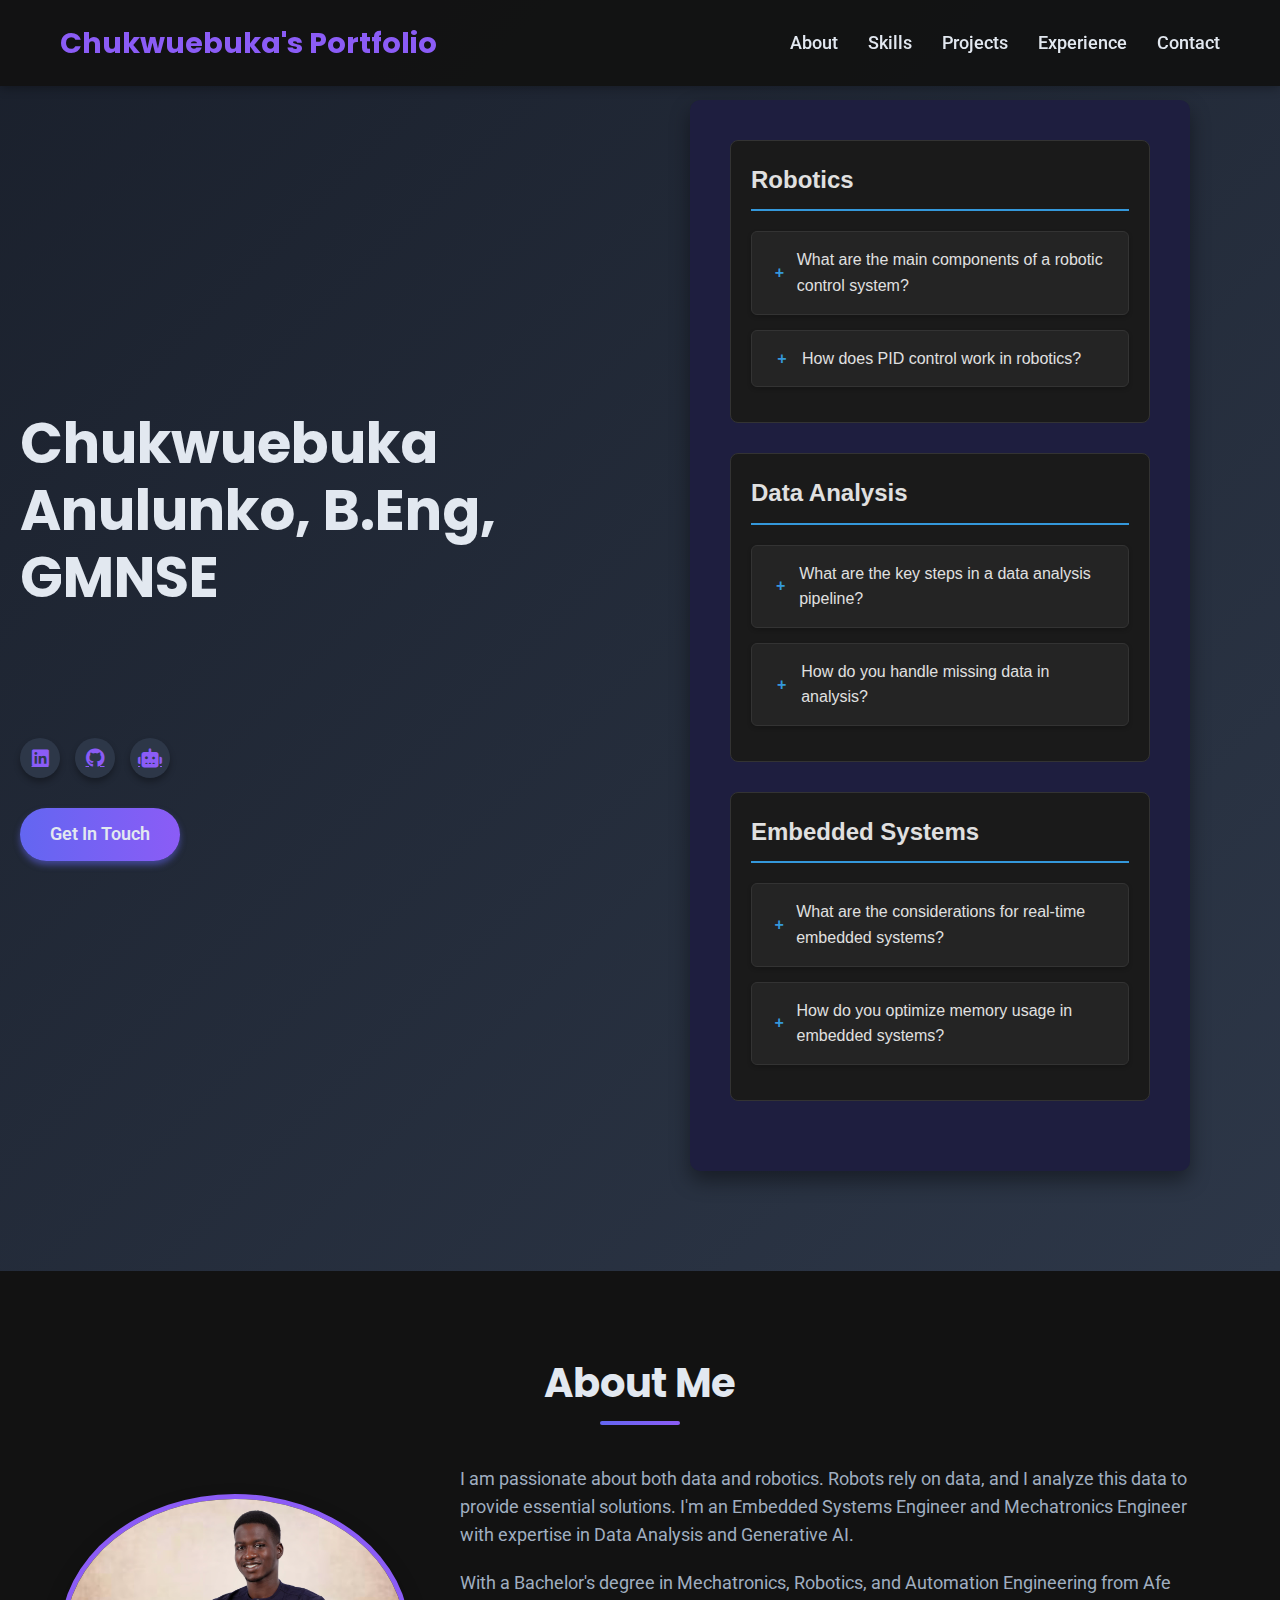
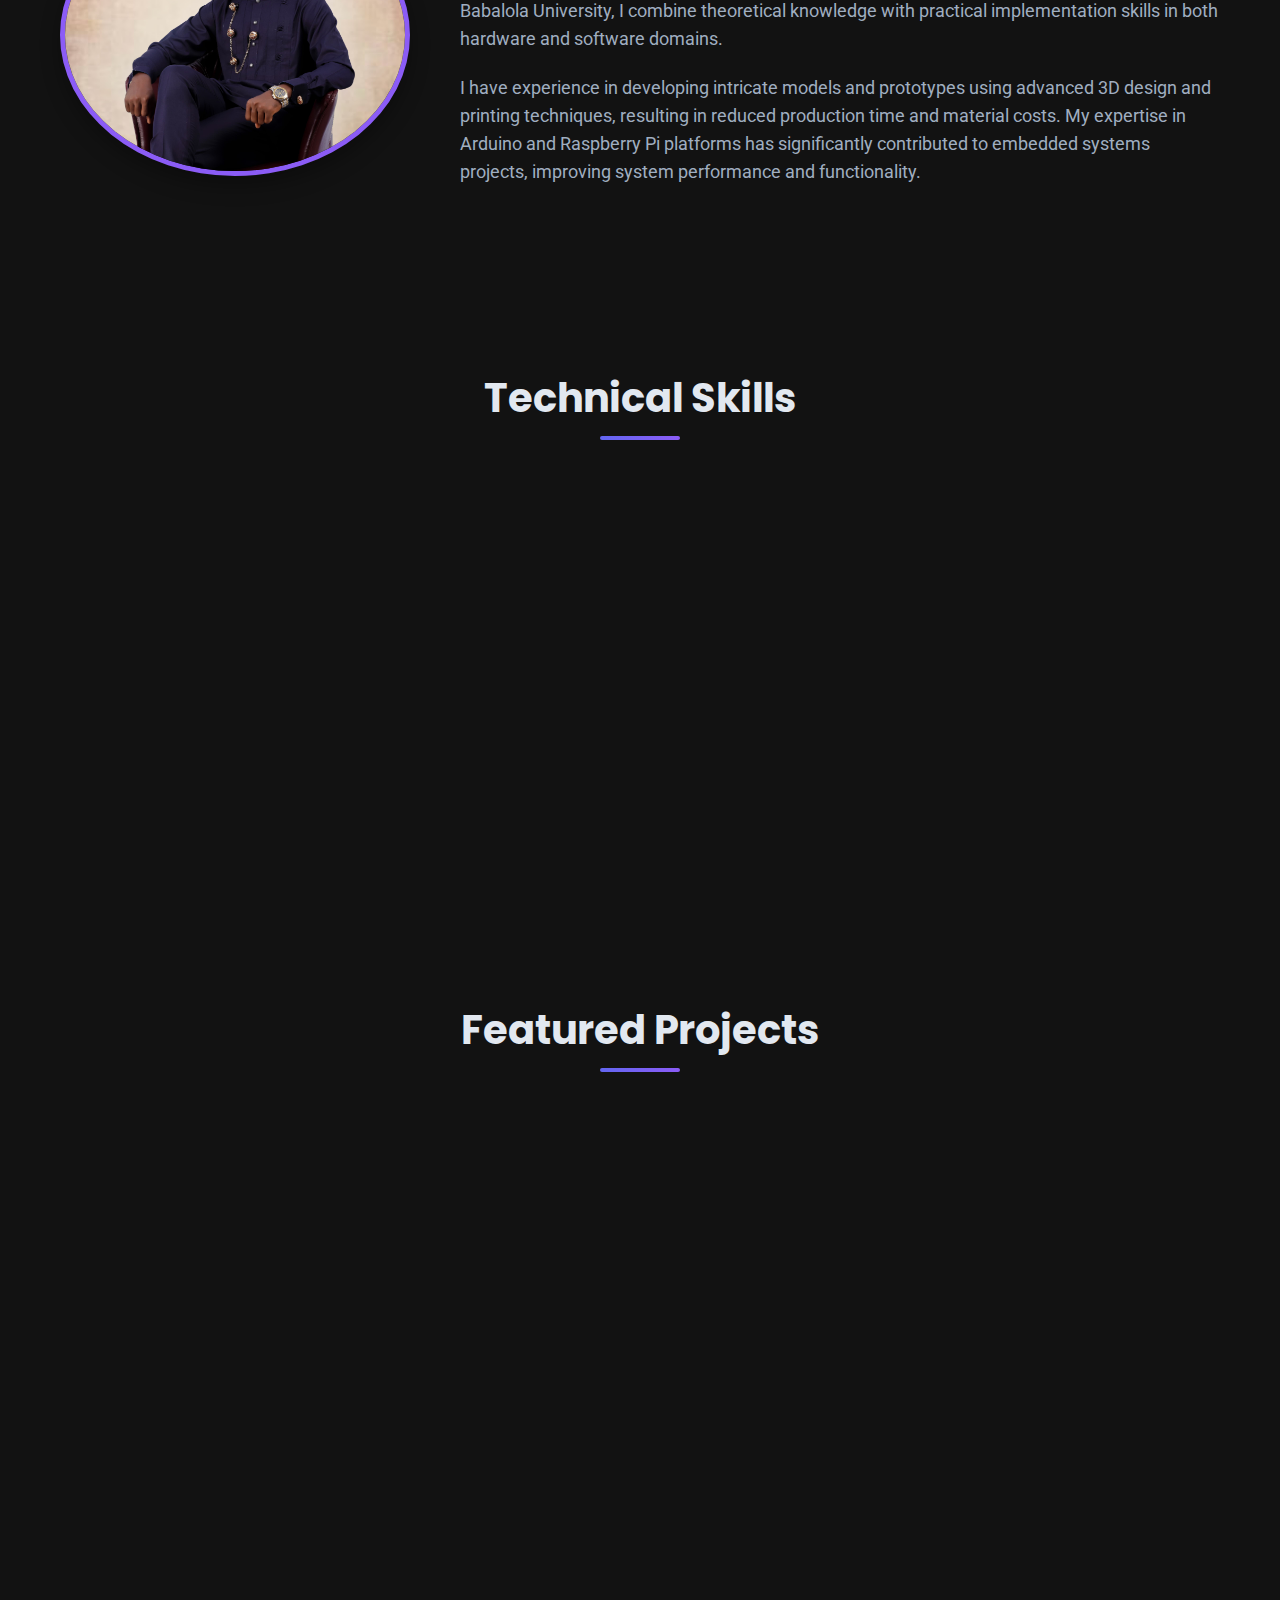
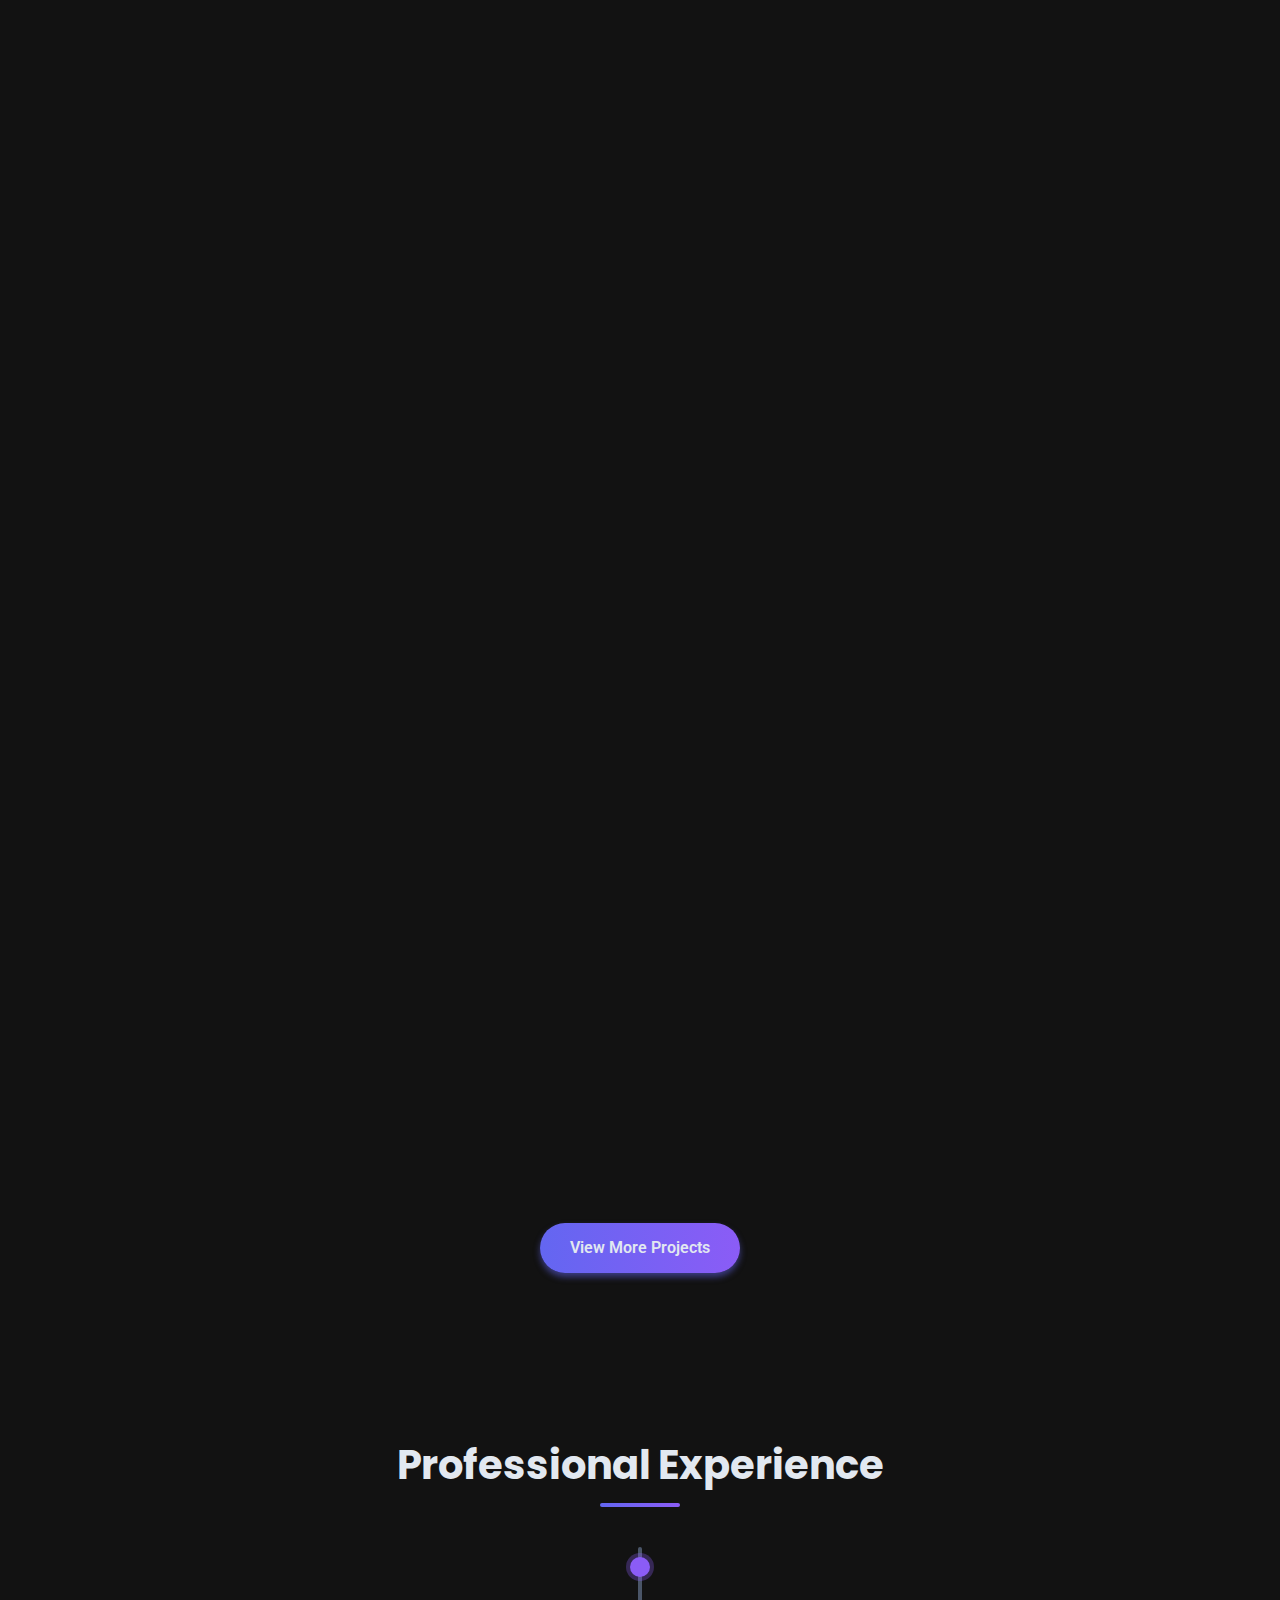
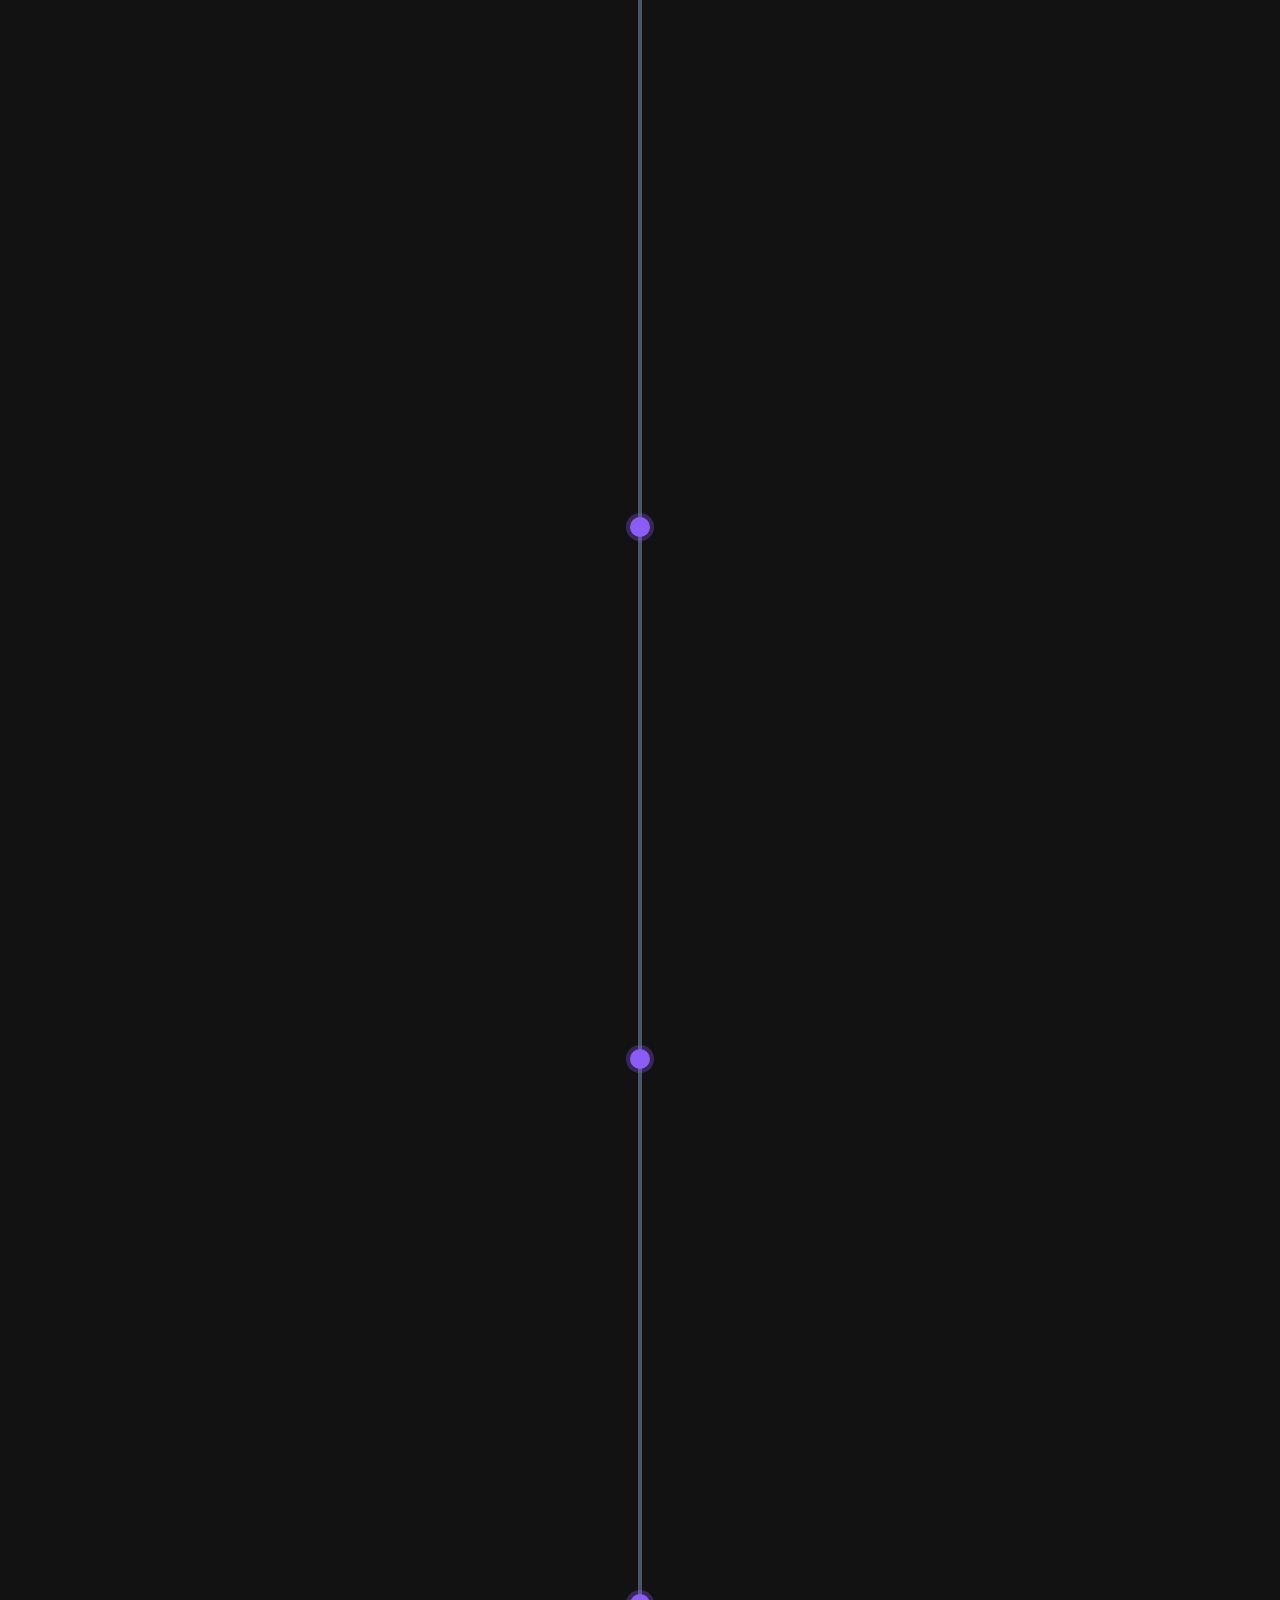
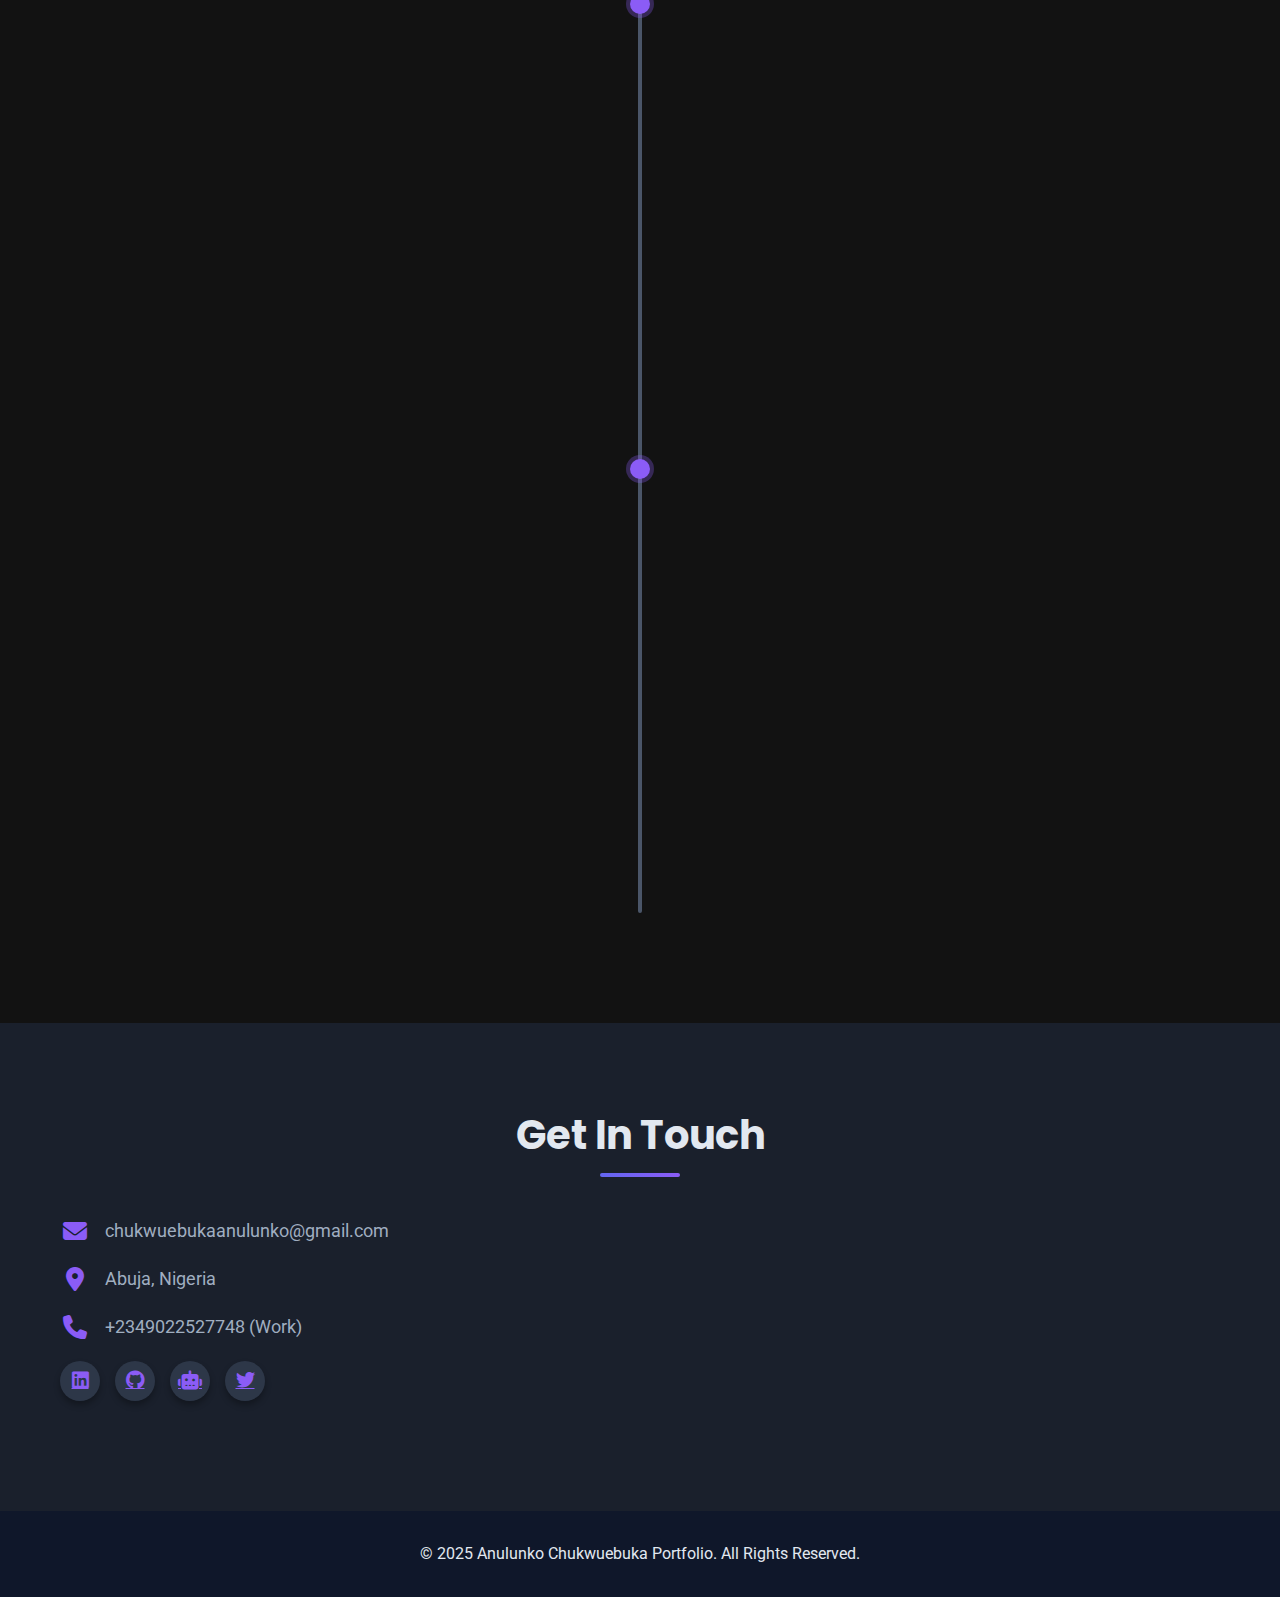
<file: index.html>
<!DOCTYPE html>
<html lang="en">
<head>
    <meta charset="UTF-8">
    <meta name="viewport" content="width=device-width, initial-scale=1.0">
    <title>Chukwuebuka Anulunko - Portfolio</title>
    <link rel="stylesheet" href="css/styles.css">
    <link rel="stylesheet" href="css/pi-animation.css">
    <link rel="stylesheet" href="css/engineering-qa.css">
    <link rel="stylesheet" href="https://cdnjs.cloudflare.com/ajax/libs/font-awesome/6.4.0/css/all.min.css">
    <link href="https://fonts.googleapis.com/css2?family=Roboto:wght@300;400;500;700&family=Poppins:wght@400;500;600;700&display=swap" rel="stylesheet">
    <script src="js/engineering-qa.js" defer></script>
</head>
<body>
    <header>
        <nav>
            <div class="logo">Chukwuebuka's Portfolio</div>
            <ul class="nav-links">
                <li><a href="#about">About</a></li>
                <li><a href="#skills">Skills</a></li>
                <li><a href="#projects">Projects</a></li>
                <li><a href="#experience">Experience</a></li>
                <li><a href="#contact">Contact</a></li>
            </ul>
            <div class="burger">
                <div class="line1"></div>
                <div class="line2"></div>
                <div class="line3"></div>
            </div>
        </nav>
    </header>

    <section class="hero" id="about">
        <div class="hero-content">
            <h1>Chukwuebuka Anulunko, B.Eng, GMNSE</h1>
            <p>Embedded Systems Engineer | Mechatronics Engineer | Data Analyst | Generative AI</p>
            <div class="social-links">
                <a href="https://www.linkedin.com/in/chukwuebuka-anulunko-b-eng-gmnse-147626236" target="_blank" title="LinkedIn"><i class="fab fa-linkedin"></i></a>
                <a href="#" target="_blank" title="GitHub"><i class="fab fa-github"></i></a>
                <a href="https://huggingface.co/EAV123" target="_blank" title="HuggingFace"><i class="fas fa-robot"></i></a>
            </div>
            <a href="#contact" class="cta-button">Get In Touch</a>
        </div>
        <div class="hero-image">
            <div class="code-container">
                <div class="fibonacci-container">
                    <!-- Signal containers will be added via JavaScript -->
                </div>
            </div>
        </div>
    </section>

    <section class="about" id="about-details">
        <div class="container">
            <h2 class="section-title">About Me</h2>
            <div class="about-content">
                <div class="profile-image">
                    <img src="images/profile.jpg" alt="Chukwuebuka Anulunko">
                </div>
                <div class="about-text">
                    <p>I am passionate about both data and robotics. Robots rely on data, and I analyze this data to provide essential solutions. I'm an Embedded Systems Engineer and Mechatronics Engineer with expertise in Data Analysis and Generative AI.</p>
                    <p>With a Bachelor's degree in Mechatronics, Robotics, and Automation Engineering from Afe Babalola University, I combine theoretical knowledge with practical implementation skills in both hardware and software domains.</p>
                    <p>I have experience in developing intricate models and prototypes using advanced 3D design and printing techniques, resulting in reduced production time and material costs. My expertise in Arduino and Raspberry Pi platforms has significantly contributed to embedded systems projects, improving system performance and functionality.</p>
                </div>
            </div>
        </div>
    </section>

    <section class="skills" id="skills">
        <div class="container">
            <h2 class="section-title">Technical Skills</h2>
            <div class="skills-container">
                <div class="skill-category">
                    <h3>Data Analysis</h3>
                    <ul>
                        <li>Customer Insight</li>
                        <li>Dashboard Building</li>
                        <li>Data Analytics</li>
                        <li>Statistical Analysis</li>
                        <li>Data Visualization</li>
                    </ul>
                </div>
                <div class="skill-category">
                    <h3>Tools & Software</h3>
                    <ul>
                        <li>Python</li>
                        <li>SQL</li>
                        <li>Tableau</li>
                        <li>Power BI</li>
                        <li>Excel</li>
                    </ul>
                </div>
                <div class="skill-category">
                    <h3>Machine Learning</h3>
                    <ul>
                        <li>TensorFlow</li>
                        <li>PyTorch</li>
                        <li>Generative AI</li>
                        <li>Data Modeling</li>
                        <li>Predictive Analytics</li>
                    </ul>
                </div>
                <div class="skill-category">
                    <h3>Engineering</h3>
                    <ul>
                        <li>Arduino</li>
                        <li>Raspberry Pi</li>
                        <li>3D Design</li>
                        <li>Embedded Systems</li>
                        <li>Mechatronics</li>
                    </ul>
                </div>
            </div>
        </div>
    </section>

    <section class="projects" id="projects">
        <div class="container">
            <h2 class="section-title">Featured Projects</h2>
            <div class="projects-grid">
                <div class="project-card">
                    <div class="project-image">
                        <img src="images/ai_resume.png" alt="AI-Powered Resume Analyzer">
                    </div>
                    <div class="project-info">
                        <h3>AI-Powered Resume Analyzer & Ranker</h3>
                        <p>Developed an intelligent recruitment tool that automates resume classification and candidate ranking using BERT-based NLP and DeepSeek's semantic matching. The system streamlines hiring by extracting key details (skills, experience, location) and prioritizing top candidates with 86.8% accuracy. Achieved 86.7% F1-score with fine-tuned Hugging Face Transformer model, integrated DeepSeek API for smart candidate ranking, and optimized training on NVIDIA T4 GPUs. Reduced training loss by 52% (0.57 → 0.27) over 5 epochs.</p>
                        <div class="project-tags">
                            <span>PyTorch</span>
                            <span>BERT</span>
                            <span>Hugging Face</span>
                            <span>Streamlit</span>
                            <span>DeepSeek API</span>
                            <span>NLP</span>
                            <span>Deep Learning</span>
                        </div>
                        <div class="project-links">
                            <a href="https://github.com/OptimusCoderr/ML_TUT/blob/main/resume-analyser.ipynb" target="_blank"><i class="fab fa-github"></i> Code</a>
                            <a href="https://huggingface.co/spaces/EAV123/Resume_Analyzer_and_Ranker" target="_blank"><i class="fas fa-external-link-alt"></i> Demo</a>
                        </div>
                    </div>
                </div>
                <div class="project-card">
                    <div class="project-image">
                        <img src="images/robotic_hand.png" alt="Prosthetic Arm Development">
                    </div>
                    <div class="project-info">
                        <h3>Prosthetic Arm Development Using EMG Sensors</h3>
                        <p>Developed a functional and versatile 3D-printed prosthetic arm with 14 degrees of freedom (DOF) controlled by myoelectric signals. Designed and fabricated 19 individual 3D-printed components using PLA, implemented servo motors (MG90S) for natural hand movements, and developed an EMG sensor system with Fast Fourier Transform (FFT) for signal processing. Achieved significant cost reduction compared to commercial prosthetics while maintaining competitive performance in terms of DOF, actuator count, and usability.</p>
                        <div class="project-tags">
                            <span>Arduino</span>
                            <span>EMG Sensors</span>
                            <span>3D Printing</span>
                            <span>SolidWorks</span>
                            <span>Signal Processing</span>
                            <span>Mechatronics</span>
                            <span>FFT</span>
                        </div>
                        <div class="project-links">
                            <a href="#" target="_blank"><i class="fab fa-github"></i> Code</a>
                            <a href="#" target="_blank"><i class="fas fa-external-link-alt"></i> Documentation</a>
                        </div>
                    </div>
                </div>
                <div class="project-card">
                    <div class="project-image">
                        <img src="images/eye.png" alt="Glaucoma Detection Project">
                    </div>
                    <div class="project-info">
                        <h3>Glaucoma Detection Using Deep Learning</h3>
                        <p>Developed a high-accuracy deep learning model (93.84% test accuracy) using DenseNet201-based CNN to detect glaucoma from 7,000+ retinal fundus images from the Eyepacs-AIROGS-Light dataset. Applied advanced preprocessing techniques including ROI extraction, contrast enhancement, and data augmentation. Achieved strong metrics: 91.91% precision, 92.32% recall, and 0.9847 AUC. Future work includes expanding dataset diversity, testing alternative architectures, and developing a deployable web/mobile application.</p>
                        <div class="project-tags">
                            <span>TensorFlow</span>
                            <span>DenseNet201</span>
                            <span>OpenCV</span>
                            <span>Medical AI</span>
                            <span>Computer Vision</span>
                            <span>Model Optimization</span>
                            <span>Data Preprocessing</span>
                        </div>
                        <div class="project-links">
                            <a href="https://github.com/OptimusCoderr/ML_TUT/blob/main/eav-glaucoma-detection-fudndus-pytorch.ipynb" target="_blank"><i class="fab fa-github"></i> Code</a>
                        </div>
                    </div>
                </div>
                <div class="project-card">
                    <div class="project-image">
                        <img src="images/ai_hacking.png" alt="SQL Injection Detection System">
                    </div>
                    <div class="project-info">
                        <h3>Hybrid SQL Injection Detection System</h3>
                        <p>Developed a comprehensive SQL injection detection system using a hybrid approach that combines rule-based filtering with machine learning (Random Forest, SVM) and deep learning (CNN, LSTM) models in an ensemble framework. The system achieved 99.53% accuracy, 99.96% precision, and 98.78% recall on a dataset of 30,919 labeled SQL queries. Successfully detected both simple and sophisticated SQL injection attacks while effectively handling class imbalance through the ensemble approach.</p>
                        <div class="project-tags">
                            <span>Python</span>
                            <span>TensorFlow</span>
                            <span>Keras</span>
                            <span>Scikit-learn</span>
                            <span>NLTK</span>
                            <span>CNN</span>
                            <span>LSTM</span>
                            <span>Cybersecurity</span>
                        </div>
                        <div class="project-links">
                            <a href="https://github.com/OptimusCoderr/ML_TUT/blob/main/sql-injection-detection.ipynb" target="_blank"><i class="fab fa-github"></i> Code</a>
                        </div>
                    </div>
                </div>
            </div>
            <div class="view-more">
                <a href="#" class="btn">View More Projects</a>
            </div>
        </div>
    </section>

    <section class="experience" id="experience">
        <div class="container">
            <h2 class="section-title">Professional Experience</h2>
            <div class="timeline">
                <div class="timeline-item">
                    <div class="timeline-dot"></div>
                    <div class="timeline-content">
                        <h3>Data Analytics and Visualization Job Simulation</h3>
                        <h4>Accenture North America (Forage)</h4>
                        <p class="timeline-date">July 2024 - August 2024</p>
                        <p>Completed a simulation focused on advising a hypothetical social media client as a Data Analyst. Cleaned, modelled and analyzed 7 datasets to uncover insights into content trends to inform strategic decisions. Prepared a PowerPoint deck and video presentation to communicate key insights for the client and internal stakeholders.</p>
                    </div>
                </div>
                <div class="timeline-item">
                    <div class="timeline-dot"></div>
                    <div class="timeline-content">
                        <h3>Data Analytics Consulting Virtual Internship</h3>
                        <h4>KPMG AU (Forage)</h4>
                        <p class="timeline-date">July 2024 - August 2024</p>
                        <p>Completed a simulation focused on advising a client on customer targeting with the Data, Analytics & Modelling team. Assessed data quality and completeness in preparation for analysis. Analyzed data to target high-value customers based on demographics and attributes. Developed dashboards to communicate findings with visuals.</p>
                    </div>
                </div>
                <div class="timeline-item">
                    <div class="timeline-dot"></div>
                    <div class="timeline-content">
                        <h3>Intern</h3>
                        <h4>National Centre for Artificial Intelligence and Robotics</h4>
                        <p class="timeline-date">February 2023 - December 2023</p>
                        <p>Innovatively developed intricate models and prototypes using advanced 3D design and printing techniques, resulting in a 20% reduction in production time and a 15% decrease in material costs. Demonstrated exceptional expertise in Arduino and Raspberry Pi platforms, significantly contributing to projects involving embedded systems, leading to a 30% improvement in system performance and functionality.</p>
                    </div>
                </div>
                <div class="timeline-item">
                    <div class="timeline-dot"></div>
                    <div class="timeline-content">
                        <h3>Engineer Intern</h3>
                        <h4>DOT Matrix Engineering Ltd</h4>
                        <p class="timeline-date">June 2022 - September 2022</p>
                        <p>Spearheaded the installation of network cables, guaranteeing seamless connectivity and functionality across diverse environments. Executed termination, testing, and troubleshooting procedures for CAT6 cables, ensuring uninterrupted high-speed data transmission and enhancing network reliability by about 80%.</p>
                    </div>
                </div>
                <div class="timeline-item">
                    <div class="timeline-dot"></div>
                    <div class="timeline-content">
                        <h3>Maintenance Engineer</h3>
                        <h4>Federal Capital Territory Administration</h4>
                        <p class="timeline-date">July 2021 - June 2022</p>
                        <p>Oversaw the installation of new road signs and conducted meticulous maintenance on existing infrastructure, leading to a 30% improvement in traffic regulation and navigation within the F.C.T. Directed troubleshooting, programming, and maintenance initiatives for traffic lights across the Federal Capital Territory (F.C.T.).</p>
                    </div>
                </div>
            </div>
        </div>
    </section>



    <section class="contact" id="contact">
        <div class="container">
            <h2 class="section-title">Get In Touch</h2>
            <div class="contact-content">
                <div class="contact-info">
                    <div class="contact-item">
                        <i class="fas fa-envelope"></i>
                        <p>chukwuebukaanulunko@gmail.com</p>
                    </div>
                    <div class="contact-item">
                        <i class="fas fa-map-marker-alt"></i>
                        <p>Abuja, Nigeria</p>
                    </div>
                    <div class="contact-item">
                        <i class="fas fa-phone"></i>
                        <p>+2349022527748 (Work)</p>
                    </div>
                    <div class="social-links">
                        <a href="https://www.linkedin.com/in/chukwuebuka-anulunko-b-eng-gmnse-147626236" target="_blank" title="LinkedIn"><i class="fab fa-linkedin"></i></a>
                        <a href="#" target="_blank" title="GitHub"><i class="fab fa-github"></i></a>
                        <a href="https://huggingface.co/EAV123" target="_blank" title="HuggingFace"><i class="fas fa-robot"></i></a>
                        <a href="#" target="_blank" title="Twitter"><i class="fab fa-twitter"></i></a>
                    </div>
                </div>
                
            </div>
        </div>
    </section>

    <footer>
        <div class="container">
            <p>&copy; 2025 Anulunko Chukwuebuka Portfolio. All Rights Reserved.</p>
        </div>
    </footer>

    <script src="js/main.js"></script>
</body>
</html>
</file>
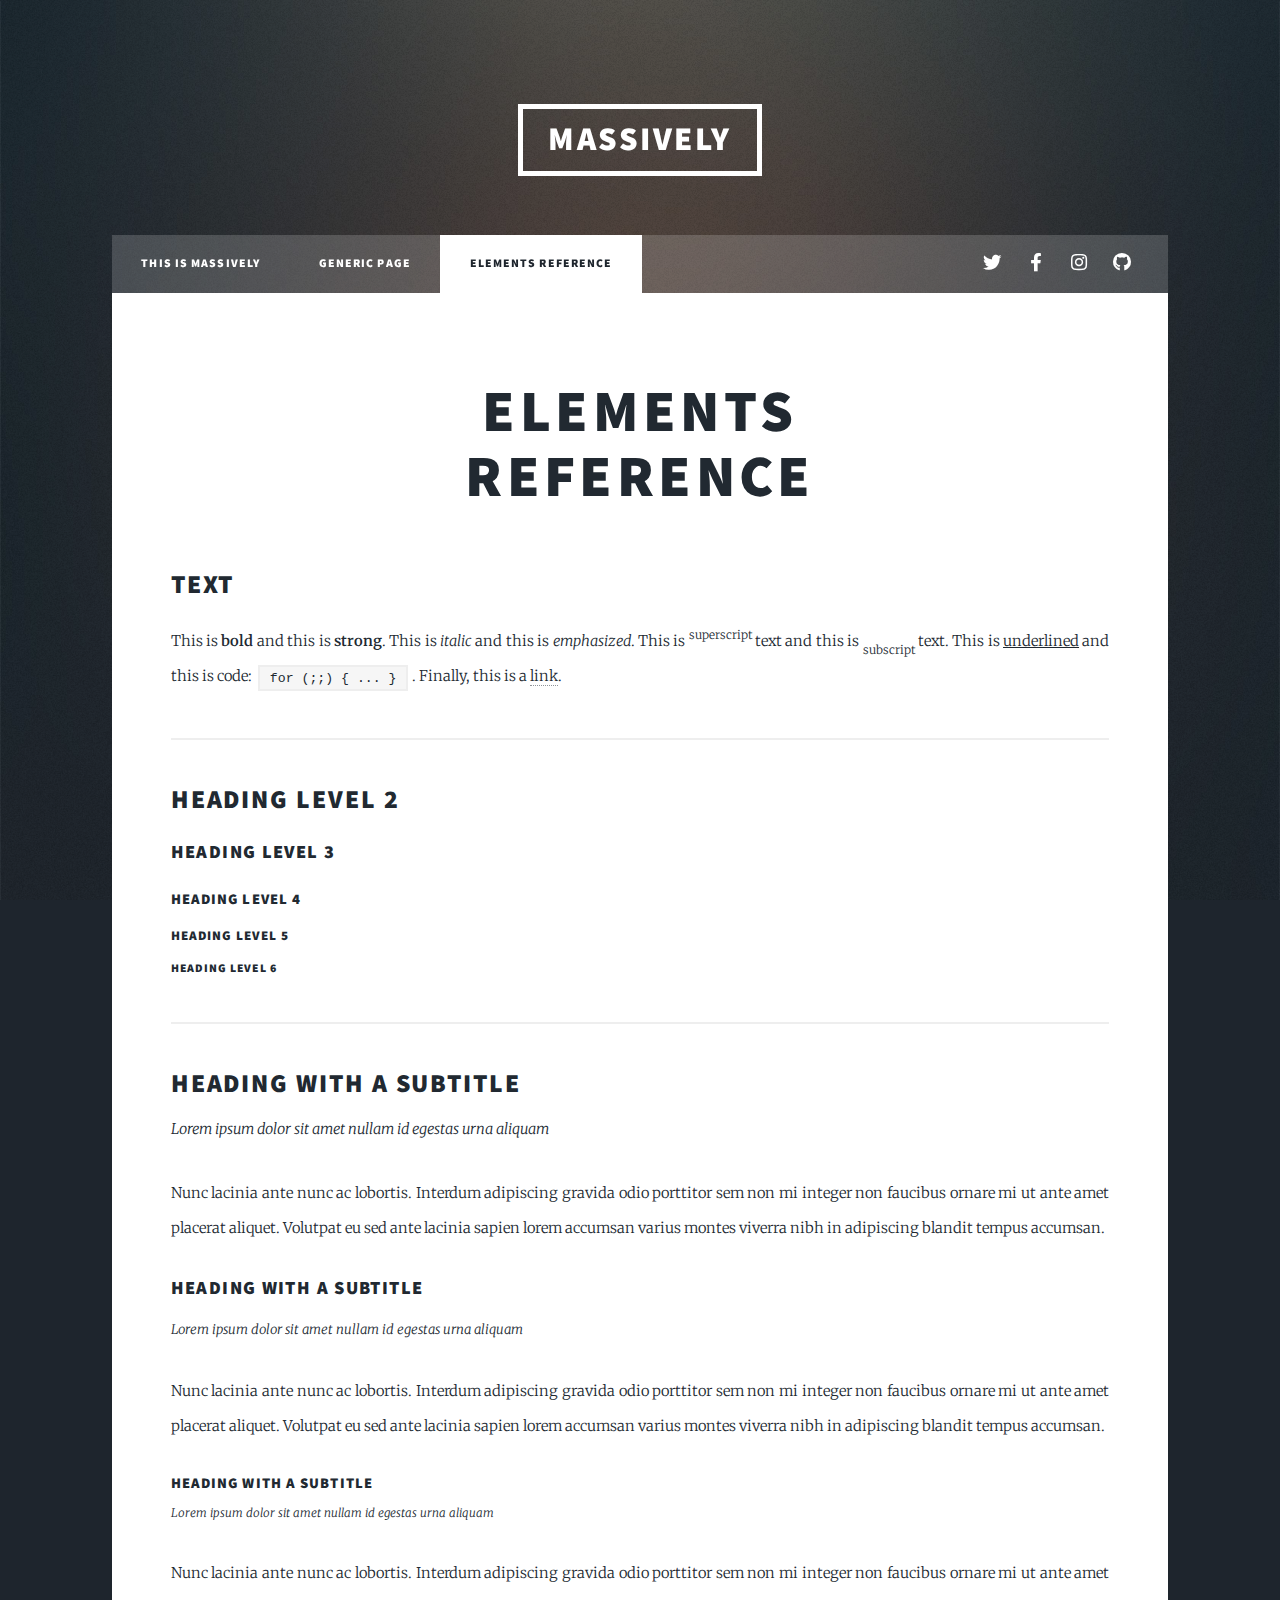
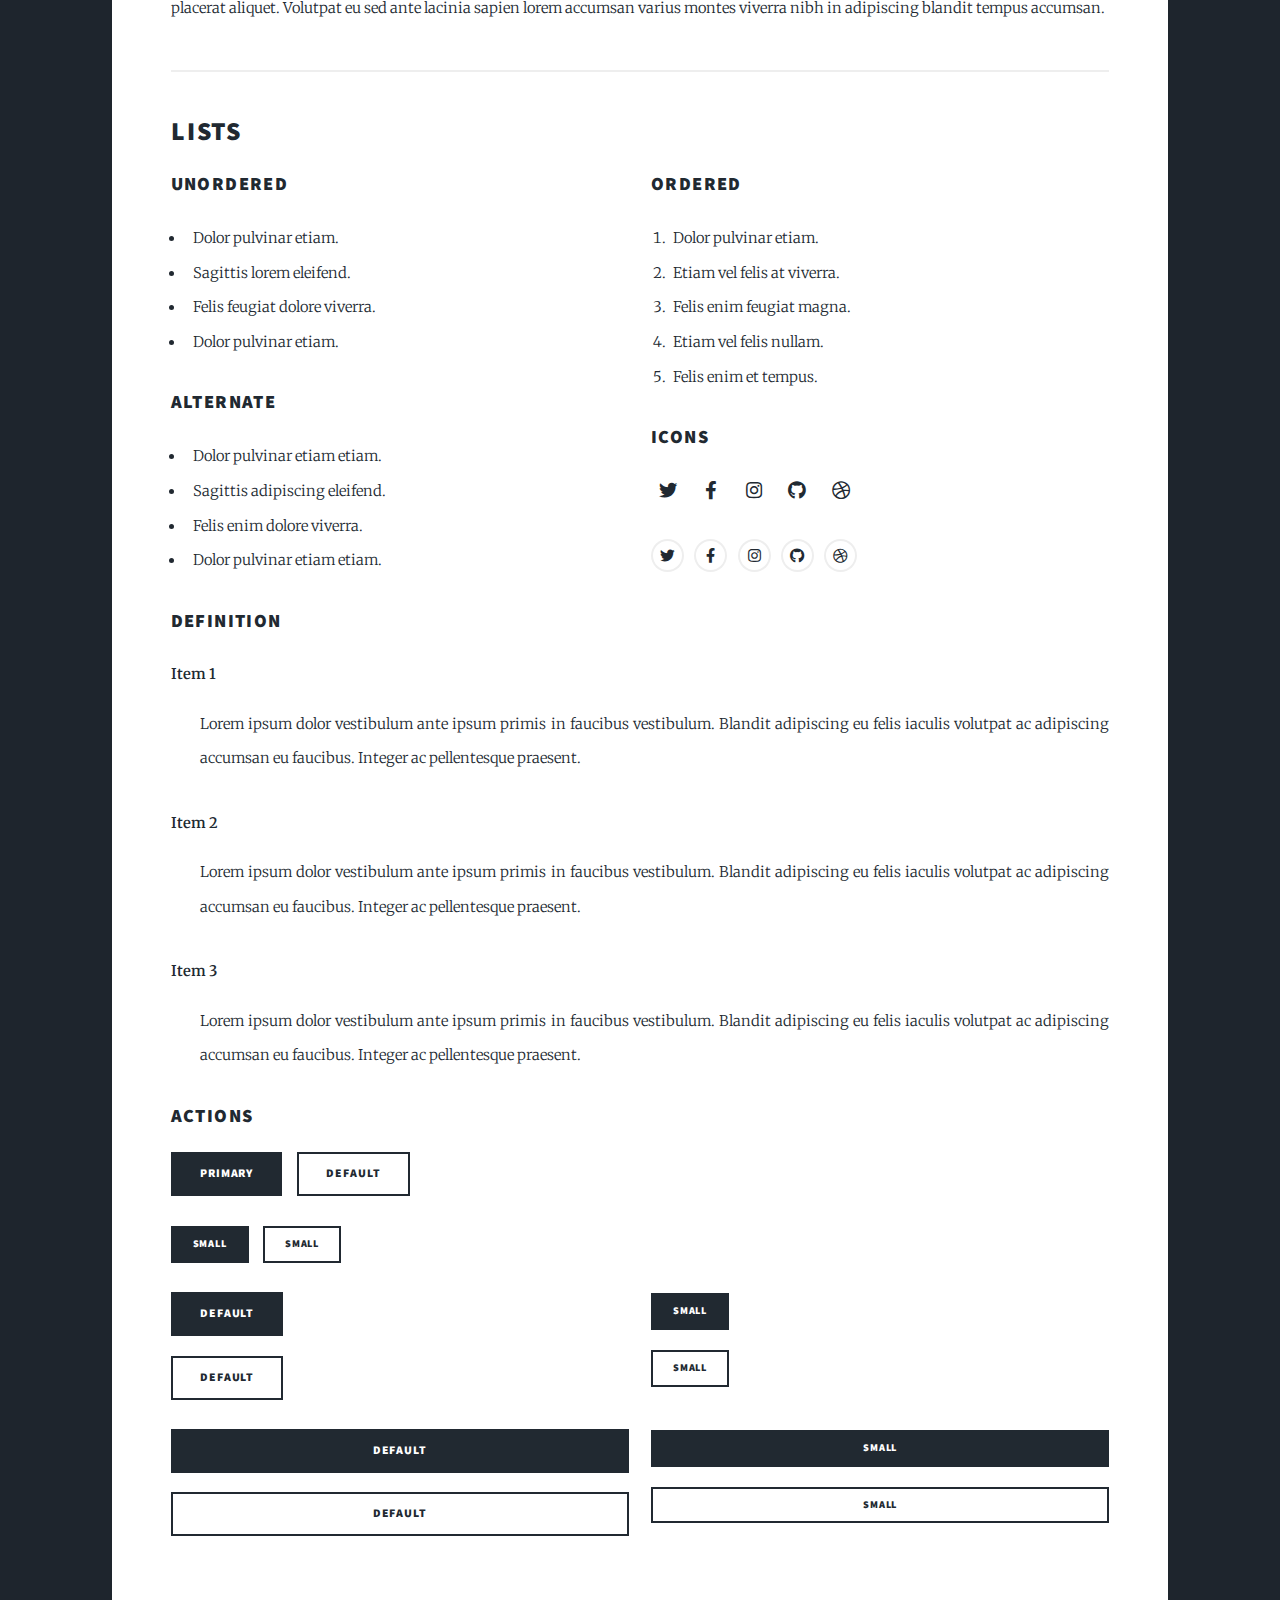
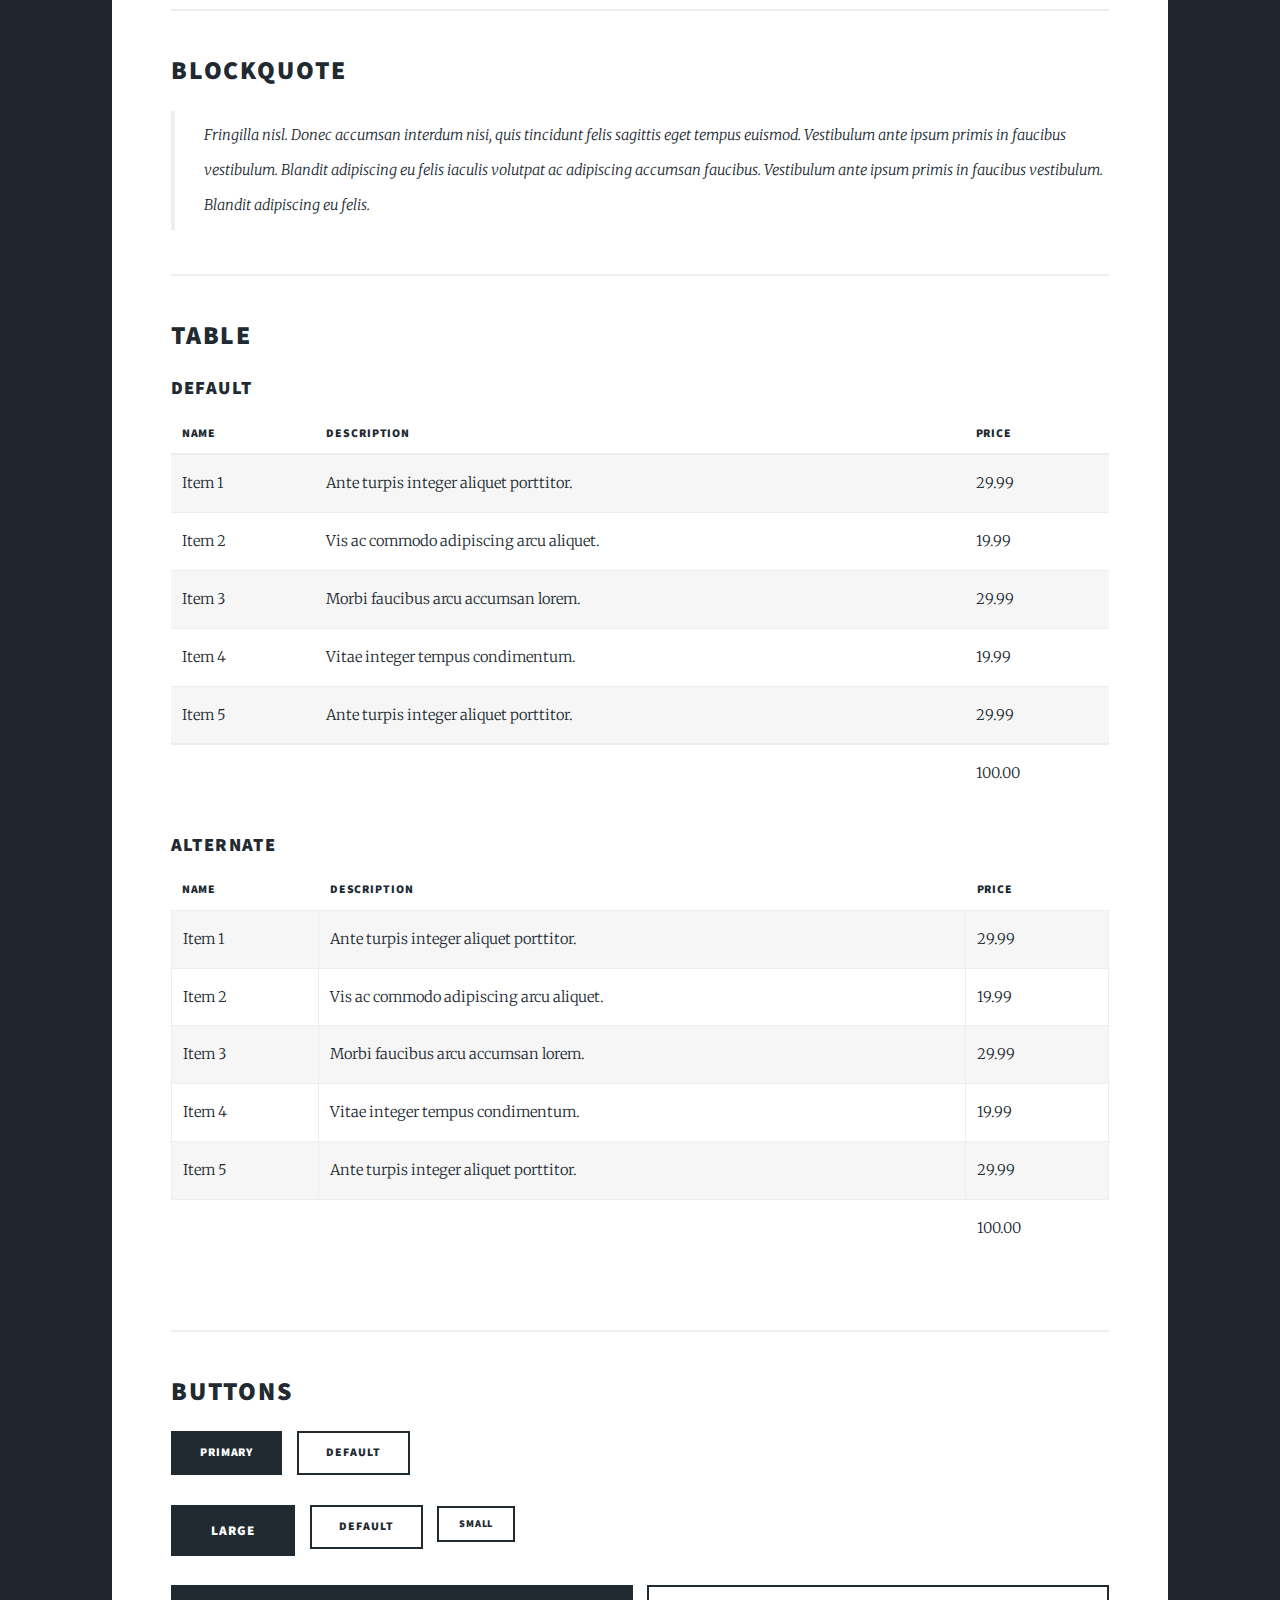
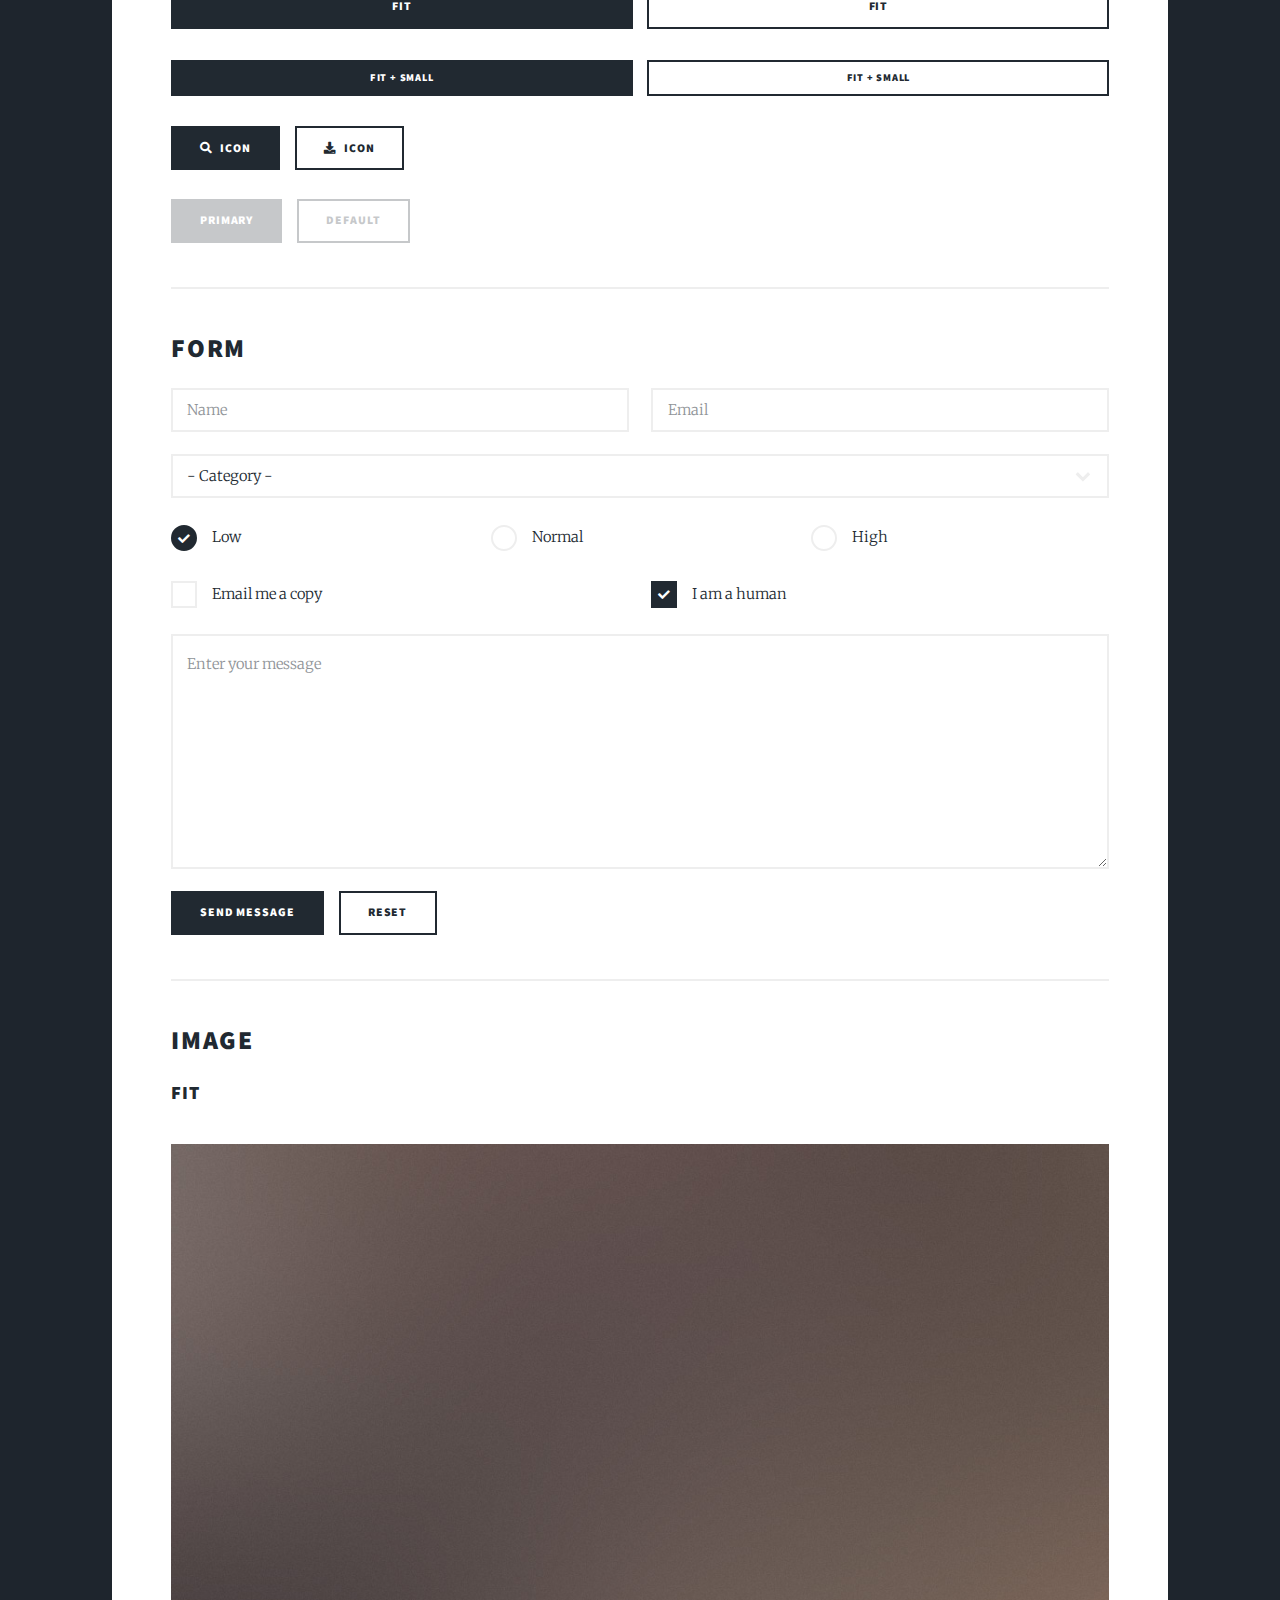
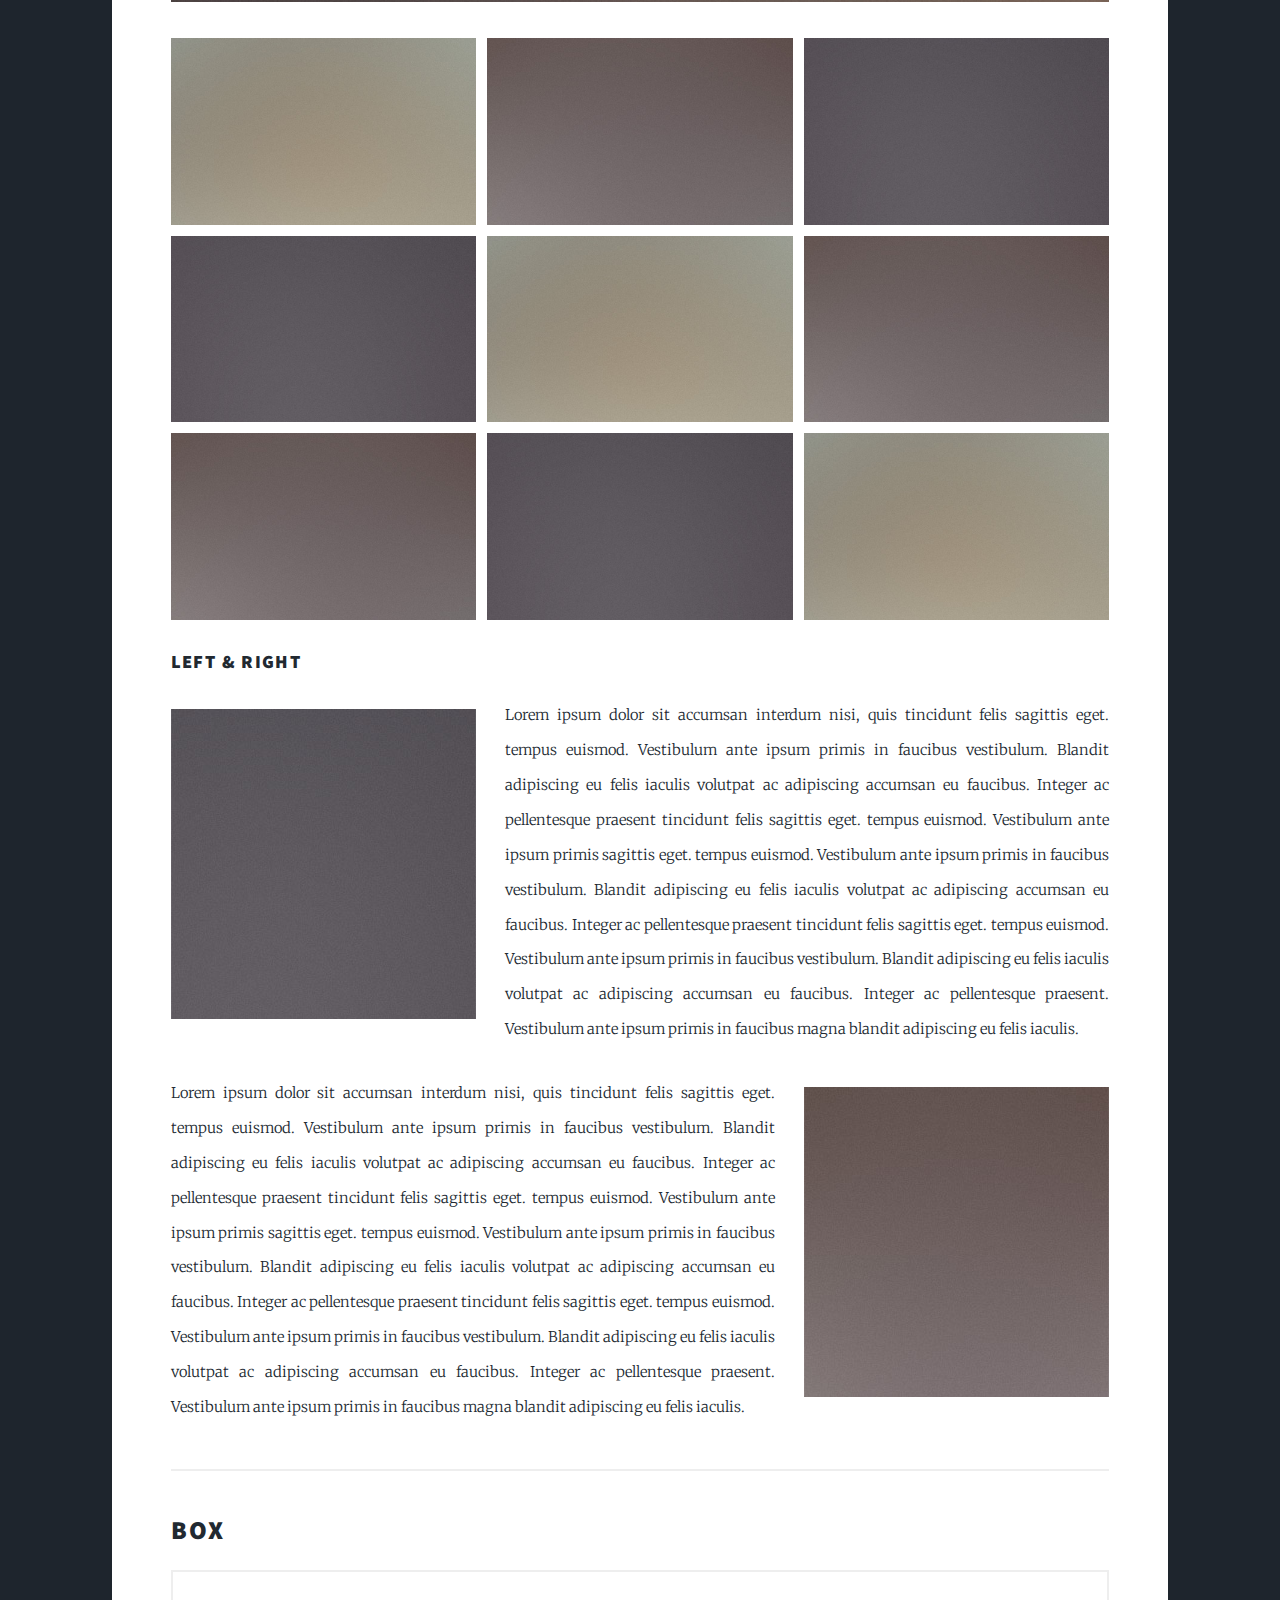
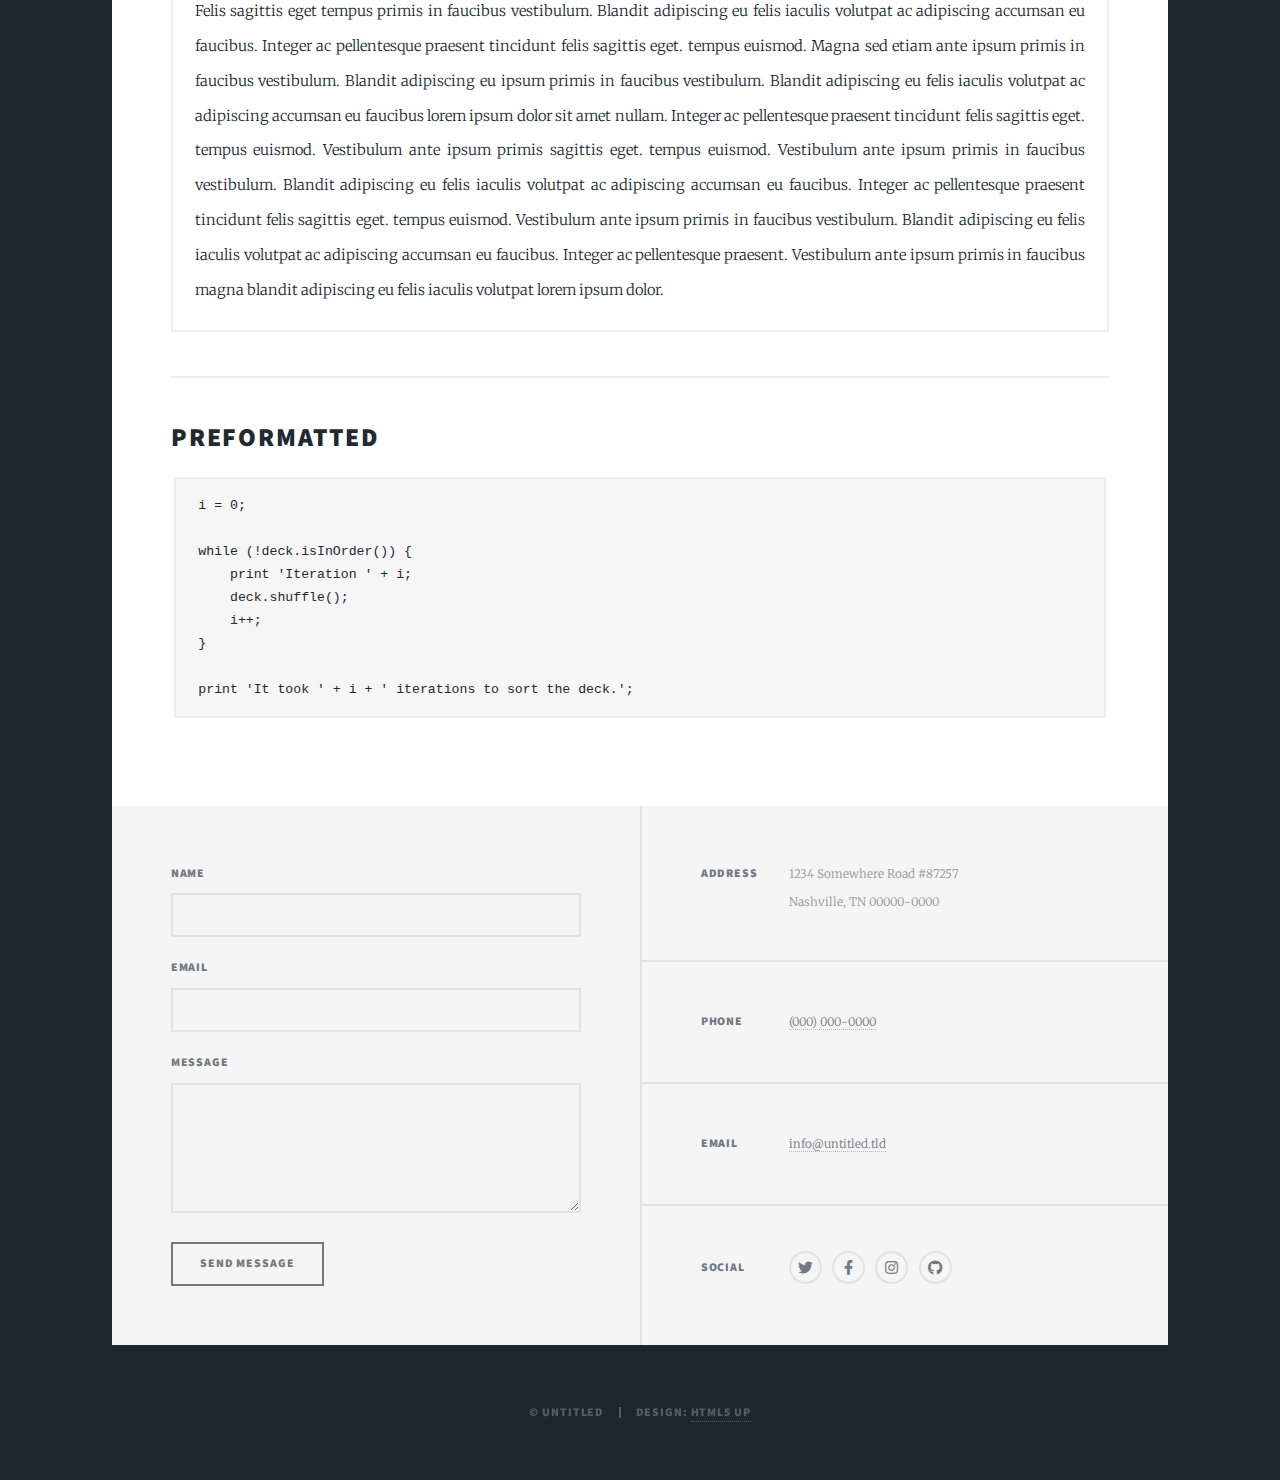
<file: elements.html>
<!DOCTYPE HTML>
<!--
	Massively by HTML5 UP
	html5up.net | @ajlkn
	Free for personal and commercial use under the CCA 3.0 license (html5up.net/license)
-->
<html>
	<head>
		<title>Elements Reference - Massively by HTML5 UP</title>
		<meta charset="utf-8" />
		<meta name="viewport" content="width=device-width, initial-scale=1, user-scalable=no" />
		<link rel="stylesheet" href="assets/css/main.css" />
		<noscript><link rel="stylesheet" href="assets/css/noscript.css" /></noscript>
	</head>
	<body class="is-preload">

		<!-- Wrapper -->
			<div id="wrapper">

				<!-- Header -->
					<header id="header">
						<a href="index.html" class="logo">Massively</a>
					</header>

				<!-- Nav -->
					<nav id="nav">
						<ul class="links">
							<li><a href="index.html">This is Massively</a></li>
							<li><a href="generic.html">Generic Page</a></li>
							<li class="active"><a href="elements.html">Elements Reference</a></li>
						</ul>
						<ul class="icons">
							<li><a href="#" class="icon brands fa-twitter"><span class="label">Twitter</span></a></li>
							<li><a href="#" class="icon brands fa-facebook-f"><span class="label">Facebook</span></a></li>
							<li><a href="#" class="icon brands fa-instagram"><span class="label">Instagram</span></a></li>
							<li><a href="#" class="icon brands fa-github"><span class="label">GitHub</span></a></li>
						</ul>
					</nav>

				<!-- Main -->
					<div id="main">

						<!-- Post -->
							<section class="post">
								<header class="major">
									<h1>Elements<br />
									Reference</h1>
								</header>

								<!-- Text stuff -->
									<h2>Text</h2>
									<p>This is <b>bold</b> and this is <strong>strong</strong>. This is <i>italic</i> and this is <em>emphasized</em>.
									This is <sup>superscript</sup> text and this is <sub>subscript</sub> text.
									This is <u>underlined</u> and this is code: <code>for (;;) { ... }</code>.
									Finally, this is a <a href="#">link</a>.</p>
									<hr />
									<h2>Heading Level 2</h2>
									<h3>Heading Level 3</h3>
									<h4>Heading Level 4</h4>
									<h5>Heading Level 5</h5>
									<h6>Heading Level 6</h6>
									<hr />
									<header>
										<h2>Heading with a Subtitle</h2>
										<p>Lorem ipsum dolor sit amet nullam id egestas urna aliquam</p>
									</header>
									<p>Nunc lacinia ante nunc ac lobortis. Interdum adipiscing gravida odio porttitor sem non mi integer non faucibus ornare mi ut ante amet placerat aliquet. Volutpat eu sed ante lacinia sapien lorem accumsan varius montes viverra nibh in adipiscing blandit tempus accumsan.</p>
									<header>
										<h3>Heading with a Subtitle</h3>
										<p>Lorem ipsum dolor sit amet nullam id egestas urna aliquam</p>
									</header>
									<p>Nunc lacinia ante nunc ac lobortis. Interdum adipiscing gravida odio porttitor sem non mi integer non faucibus ornare mi ut ante amet placerat aliquet. Volutpat eu sed ante lacinia sapien lorem accumsan varius montes viverra nibh in adipiscing blandit tempus accumsan.</p>
									<header>
										<h4>Heading with a Subtitle</h4>
										<p>Lorem ipsum dolor sit amet nullam id egestas urna aliquam</p>
									</header>
									<p>Nunc lacinia ante nunc ac lobortis. Interdum adipiscing gravida odio porttitor sem non mi integer non faucibus ornare mi ut ante amet placerat aliquet. Volutpat eu sed ante lacinia sapien lorem accumsan varius montes viverra nibh in adipiscing blandit tempus accumsan.</p>

									<hr />

								<!-- Lists -->
									<h2>Lists</h2>
									<div class="row">
										<div class="col-6 col-12-small">

											<h3>Unordered</h3>
											<ul>
												<li>Dolor pulvinar etiam.</li>
												<li>Sagittis lorem eleifend.</li>
												<li>Felis feugiat dolore viverra.</li>
												<li>Dolor pulvinar etiam.</li>
											</ul>

											<h3>Alternate</h3>
											<ul class="alt">
												<li>Dolor pulvinar etiam etiam.</li>
												<li>Sagittis adipiscing eleifend.</li>
												<li>Felis enim dolore viverra.</li>
												<li>Dolor pulvinar etiam etiam.</li>
											</ul>

										</div>
										<div class="col-6 col-12-small">

											<h3>Ordered</h3>
											<ol>
												<li>Dolor pulvinar etiam.</li>
												<li>Etiam vel felis at viverra.</li>
												<li>Felis enim feugiat magna.</li>
												<li>Etiam vel felis nullam.</li>
												<li>Felis enim et tempus.</li>
											</ol>

											<h3>Icons</h3>
											<ul class="icons">
												<li><a href="#" class="icon brands fa-twitter"><span class="label">Twitter</span></a></li>
												<li><a href="#" class="icon brands fa-facebook-f"><span class="label">Facebook</span></a></li>
												<li><a href="#" class="icon brands fa-instagram"><span class="label">Instagram</span></a></li>
												<li><a href="#" class="icon brands fa-github"><span class="label">Github</span></a></li>
												<li><a href="#" class="icon brands fa-dribbble"><span class="label">Dribbble</span></a></li>
											</ul>
											<ul class="icons alt">
												<li><a href="#" class="icon brands alt fa-twitter"><span class="label">Twitter</span></a></li>
												<li><a href="#" class="icon brands alt fa-facebook-f"><span class="label">Facebook</span></a></li>
												<li><a href="#" class="icon brands alt fa-instagram"><span class="label">Instagram</span></a></li>
												<li><a href="#" class="icon brands alt fa-github"><span class="label">Github</span></a></li>
												<li><a href="#" class="icon brands alt fa-dribbble"><span class="label">Dribbble</span></a></li>
											</ul>

										</div>
									</div>
									<h3>Definition</h3>
									<dl>
										<dt>Item 1</dt>
										<dd>
											<p>Lorem ipsum dolor vestibulum ante ipsum primis in faucibus vestibulum. Blandit adipiscing eu felis iaculis volutpat ac adipiscing accumsan eu faucibus. Integer ac pellentesque praesent.</p>
										</dd>
										<dt>Item 2</dt>
										<dd>
											<p>Lorem ipsum dolor vestibulum ante ipsum primis in faucibus vestibulum. Blandit adipiscing eu felis iaculis volutpat ac adipiscing accumsan eu faucibus. Integer ac pellentesque praesent.</p>
										</dd>
										<dt>Item 3</dt>
										<dd>
											<p>Lorem ipsum dolor vestibulum ante ipsum primis in faucibus vestibulum. Blandit adipiscing eu felis iaculis volutpat ac adipiscing accumsan eu faucibus. Integer ac pellentesque praesent.</p>
										</dd>
									</dl>

									<h3>Actions</h3>
									<ul class="actions">
										<li><a href="#" class="button primary">Primary</a></li>
										<li><a href="#" class="button">Default</a></li>
									</ul>
									<ul class="actions small">
										<li><a href="#" class="button primary small">Small</a></li>
										<li><a href="#" class="button small">Small</a></li>
									</ul>
									<div class="row">
										<div class="col-6 col-12-small">
											<ul class="actions stacked">
												<li><a href="#" class="button primary">Default</a></li>
												<li><a href="#" class="button">Default</a></li>
											</ul>
										</div>
										<div class="col-6 col-12-small">
											<ul class="actions stacked">
												<li><a href="#" class="button primary small">Small</a></li>
												<li><a href="#" class="button small">Small</a></li>
											</ul>
										</div>
									</div>
									<div class="row">
										<div class="col-6 col-12-small">
											<ul class="actions stacked">
												<li><a href="#" class="button primary fit">Default</a></li>
												<li><a href="#" class="button fit">Default</a></li>
											</ul>
										</div>
										<div class="col-6 col-12-small">
											<ul class="actions stacked">
												<li><a href="#" class="button primary small fit">Small</a></li>
												<li><a href="#" class="button small fit">Small</a></li>
											</ul>
										</div>
									</div>

									<hr />

								<!-- Blockquote -->
									<h2>Blockquote</h2>
									<blockquote>Fringilla nisl. Donec accumsan interdum nisi, quis tincidunt felis sagittis eget tempus euismod. Vestibulum ante ipsum primis in faucibus vestibulum. Blandit adipiscing eu felis iaculis volutpat ac adipiscing accumsan faucibus. Vestibulum ante ipsum primis in faucibus vestibulum. Blandit adipiscing eu felis.</blockquote>

									<hr />

								<!-- Table -->
									<h2>Table</h2>

									<h3>Default</h3>
									<div class="table-wrapper">
										<table>
											<thead>
												<tr>
													<th>Name</th>
													<th>Description</th>
													<th>Price</th>
												</tr>
											</thead>
											<tbody>
												<tr>
													<td>Item 1</td>
													<td>Ante turpis integer aliquet porttitor.</td>
													<td>29.99</td>
												</tr>
												<tr>
													<td>Item 2</td>
													<td>Vis ac commodo adipiscing arcu aliquet.</td>
													<td>19.99</td>
												</tr>
												<tr>
													<td>Item 3</td>
													<td> Morbi faucibus arcu accumsan lorem.</td>
													<td>29.99</td>
												</tr>
												<tr>
													<td>Item 4</td>
													<td>Vitae integer tempus condimentum.</td>
													<td>19.99</td>
												</tr>
												<tr>
													<td>Item 5</td>
													<td>Ante turpis integer aliquet porttitor.</td>
													<td>29.99</td>
												</tr>
											</tbody>
											<tfoot>
												<tr>
													<td colspan="2"></td>
													<td>100.00</td>
												</tr>
											</tfoot>
										</table>
									</div>

									<h3>Alternate</h3>
									<div class="table-wrapper">
										<table class="alt">
											<thead>
												<tr>
													<th>Name</th>
													<th>Description</th>
													<th>Price</th>
												</tr>
											</thead>
											<tbody>
												<tr>
													<td>Item 1</td>
													<td>Ante turpis integer aliquet porttitor.</td>
													<td>29.99</td>
												</tr>
												<tr>
													<td>Item 2</td>
													<td>Vis ac commodo adipiscing arcu aliquet.</td>
													<td>19.99</td>
												</tr>
												<tr>
													<td>Item 3</td>
													<td> Morbi faucibus arcu accumsan lorem.</td>
													<td>29.99</td>
												</tr>
												<tr>
													<td>Item 4</td>
													<td>Vitae integer tempus condimentum.</td>
													<td>19.99</td>
												</tr>
												<tr>
													<td>Item 5</td>
													<td>Ante turpis integer aliquet porttitor.</td>
													<td>29.99</td>
												</tr>
											</tbody>
											<tfoot>
												<tr>
													<td colspan="2"></td>
													<td>100.00</td>
												</tr>
											</tfoot>
										</table>
									</div>

									<hr />

								<!-- Buttons -->
									<h2>Buttons</h2>
									<ul class="actions">
										<li><a href="#" class="button primary">Primary</a></li>
										<li><a href="#" class="button">Default</a></li>
									</ul>
									<ul class="actions">
										<li><a href="#" class="button primary large">Large</a></li>
										<li><a href="#" class="button">Default</a></li>
										<li><a href="#" class="button small">Small</a></li>
									</ul>
									<ul class="actions fit">
										<li><a href="#" class="button primary fit">Fit</a></li>
										<li><a href="#" class="button fit">Fit</a></li>
									</ul>
									<ul class="actions fit small">
										<li><a href="#" class="button primary fit small">Fit + Small</a></li>
										<li><a href="#" class="button fit small">Fit + Small</a></li>
									</ul>
									<ul class="actions">
										<li><a href="#" class="button primary icon solid fa-search">Icon</a></li>
										<li><a href="#" class="button icon solid fa-download">Icon</a></li>
									</ul>
									<ul class="actions">
										<li><span class="button primary disabled">Primary</span></li>
										<li><span class="button disabled">Default</span></li>
									</ul>

									<hr />

								<!-- Form -->
									<h2>Form</h2>

									<form method="post" action="#">
										<div class="row gtr-uniform">
											<div class="col-6 col-12-xsmall">
												<input type="text" name="demo-name" id="demo-name" value="" placeholder="Name" />
											</div>
											<div class="col-6 col-12-xsmall">
												<input type="email" name="demo-email" id="demo-email" value="" placeholder="Email" />
											</div>
											<!-- Break -->
											<div class="col-12">
												<select name="demo-category" id="demo-category">
													<option value="">- Category -</option>
													<option value="1">Manufacturing</option>
													<option value="1">Shipping</option>
													<option value="1">Administration</option>
													<option value="1">Human Resources</option>
												</select>
											</div>
											<!-- Break -->
											<div class="col-4 col-12-small">
												<input type="radio" id="demo-priority-low" name="demo-priority" checked>
												<label for="demo-priority-low">Low</label>
											</div>
											<div class="col-4 col-12-small">
												<input type="radio" id="demo-priority-normal" name="demo-priority">
												<label for="demo-priority-normal">Normal</label>
											</div>
											<div class="col-4 col-12-small">
												<input type="radio" id="demo-priority-high" name="demo-priority">
												<label for="demo-priority-high">High</label>
											</div>
											<!-- Break -->
											<div class="col-6 col-12-small">
												<input type="checkbox" id="demo-copy" name="demo-copy">
												<label for="demo-copy">Email me a copy</label>
											</div>
											<div class="col-6 col-12-small">
												<input type="checkbox" id="demo-human" name="demo-human" checked>
												<label for="demo-human">I am a human</label>
											</div>
											<!-- Break -->
											<div class="col-12">
												<textarea name="demo-message" id="demo-message" placeholder="Enter your message" rows="6"></textarea>
											</div>
											<!-- Break -->
											<div class="col-12">
												<ul class="actions">
													<li><input type="submit" value="Send Message" class="primary" /></li>
													<li><input type="reset" value="Reset" /></li>
												</ul>
											</div>
										</div>
									</form>

									<hr />

								<!-- Image -->
									<h2>Image</h2>

									<h3>Fit</h3>
									<span class="image fit"><img src="images/pic01.jpg" alt="" /></span>
									<div class="box alt">
										<div class="row gtr-50 gtr-uniform">
											<div class="col-4"><span class="image fit"><img src="images/pic02.jpg" alt="" /></span></div>
											<div class="col-4"><span class="image fit"><img src="images/pic03.jpg" alt="" /></span></div>
											<div class="col-4"><span class="image fit"><img src="images/pic04.jpg" alt="" /></span></div>
											<!-- Break -->
											<div class="col-4"><span class="image fit"><img src="images/pic04.jpg" alt="" /></span></div>
											<div class="col-4"><span class="image fit"><img src="images/pic02.jpg" alt="" /></span></div>
											<div class="col-4"><span class="image fit"><img src="images/pic03.jpg" alt="" /></span></div>
											<!-- Break -->
											<div class="col-4"><span class="image fit"><img src="images/pic03.jpg" alt="" /></span></div>
											<div class="col-4"><span class="image fit"><img src="images/pic04.jpg" alt="" /></span></div>
											<div class="col-4"><span class="image fit"><img src="images/pic02.jpg" alt="" /></span></div>
										</div>
									</div>

									<h3>Left &amp; Right</h3>
									<p><span class="image left"><img src="images/pic08.jpg" alt="" /></span>Lorem ipsum dolor sit accumsan interdum nisi, quis tincidunt felis sagittis eget. tempus euismod. Vestibulum ante ipsum primis in faucibus vestibulum. Blandit adipiscing eu felis iaculis volutpat ac adipiscing accumsan eu faucibus. Integer ac pellentesque praesent tincidunt felis sagittis eget. tempus euismod. Vestibulum ante ipsum primis sagittis eget. tempus euismod. Vestibulum ante ipsum primis in faucibus vestibulum. Blandit adipiscing eu felis iaculis volutpat ac adipiscing accumsan eu faucibus. Integer ac pellentesque praesent tincidunt felis sagittis eget. tempus euismod. Vestibulum ante ipsum primis in faucibus vestibulum. Blandit adipiscing eu felis iaculis volutpat ac adipiscing accumsan eu faucibus. Integer ac pellentesque praesent. Vestibulum ante ipsum primis in faucibus magna blandit adipiscing eu felis iaculis.</p>
									<p><span class="image right"><img src="images/pic09.jpg" alt="" /></span>Lorem ipsum dolor sit accumsan interdum nisi, quis tincidunt felis sagittis eget. tempus euismod. Vestibulum ante ipsum primis in faucibus vestibulum. Blandit adipiscing eu felis iaculis volutpat ac adipiscing accumsan eu faucibus. Integer ac pellentesque praesent tincidunt felis sagittis eget. tempus euismod. Vestibulum ante ipsum primis sagittis eget. tempus euismod. Vestibulum ante ipsum primis in faucibus vestibulum. Blandit adipiscing eu felis iaculis volutpat ac adipiscing accumsan eu faucibus. Integer ac pellentesque praesent tincidunt felis sagittis eget. tempus euismod. Vestibulum ante ipsum primis in faucibus vestibulum. Blandit adipiscing eu felis iaculis volutpat ac adipiscing accumsan eu faucibus. Integer ac pellentesque praesent. Vestibulum ante ipsum primis in faucibus magna blandit adipiscing eu felis iaculis.</p>

									<hr />

								<!-- Box -->
									<h2>Box</h2>
									<div class="box">
										<p>Felis sagittis eget tempus primis in faucibus vestibulum. Blandit adipiscing eu felis iaculis volutpat ac adipiscing accumsan eu faucibus. Integer ac pellentesque praesent tincidunt felis sagittis eget. tempus euismod. Magna sed etiam ante ipsum primis in faucibus vestibulum. Blandit adipiscing eu ipsum primis in faucibus vestibulum. Blandit adipiscing eu felis iaculis volutpat ac adipiscing accumsan eu faucibus lorem ipsum dolor sit amet nullam. Integer ac pellentesque praesent tincidunt felis sagittis eget. tempus euismod. Vestibulum ante ipsum primis sagittis eget. tempus euismod. Vestibulum ante ipsum primis in faucibus vestibulum. Blandit adipiscing eu felis iaculis volutpat ac adipiscing accumsan eu faucibus. Integer ac pellentesque praesent tincidunt felis sagittis eget. tempus euismod. Vestibulum ante ipsum primis in faucibus vestibulum. Blandit adipiscing eu felis iaculis volutpat ac adipiscing accumsan eu faucibus. Integer ac pellentesque praesent. Vestibulum ante ipsum primis in faucibus magna blandit adipiscing eu felis iaculis volutpat lorem ipsum dolor.</p>
									</div>

									<hr />

								<!-- Preformatted Code -->
									<h2>Preformatted</h2>
									<pre><code>i = 0;

while (!deck.isInOrder()) {
    print 'Iteration ' + i;
    deck.shuffle();
    i++;
}

print 'It took ' + i + ' iterations to sort the deck.';
</code></pre>

							</section>

					</div>

				<!-- Footer -->
					<footer id="footer">
						<section>
							<form method="post" action="#">
								<div class="fields">
									<div class="field">
										<label for="name">Name</label>
										<input type="text" name="name" id="name" />
									</div>
									<div class="field">
										<label for="email">Email</label>
										<input type="text" name="email" id="email" />
									</div>
									<div class="field">
										<label for="message">Message</label>
										<textarea name="message" id="message" rows="3"></textarea>
									</div>
								</div>
								<ul class="actions">
									<li><input type="submit" value="Send Message" /></li>
								</ul>
							</form>
						</section>
						<section class="split contact">
							<section class="alt">
								<h3>Address</h3>
								<p>1234 Somewhere Road #87257<br />
								Nashville, TN 00000-0000</p>
							</section>
							<section>
								<h3>Phone</h3>
								<p><a href="#">(000) 000-0000</a></p>
							</section>
							<section>
								<h3>Email</h3>
								<p><a href="#">info@untitled.tld</a></p>
							</section>
							<section>
								<h3>Social</h3>
								<ul class="icons alt">
									<li><a href="#" class="icon brands alt fa-twitter"><span class="label">Twitter</span></a></li>
									<li><a href="#" class="icon brands alt fa-facebook-f"><span class="label">Facebook</span></a></li>
									<li><a href="#" class="icon brands alt fa-instagram"><span class="label">Instagram</span></a></li>
									<li><a href="#" class="icon brands alt fa-github"><span class="label">GitHub</span></a></li>
								</ul>
							</section>
						</section>
					</footer>

				<!-- Copyright -->
					<div id="copyright">
						<ul><li>&copy; Untitled</li><li>Design: <a href="https://html5up.net">HTML5 UP</a></li></ul>
					</div>

			</div>

		<!-- Scripts -->
			<script src="assets/js/jquery.min.js"></script>
			<script src="assets/js/jquery.scrollex.min.js"></script>
			<script src="assets/js/jquery.scrolly.min.js"></script>
			<script src="assets/js/browser.min.js"></script>
			<script src="assets/js/breakpoints.min.js"></script>
			<script src="assets/js/util.js"></script>
			<script src="assets/js/main.js"></script>

	</body>
</html>
</file>
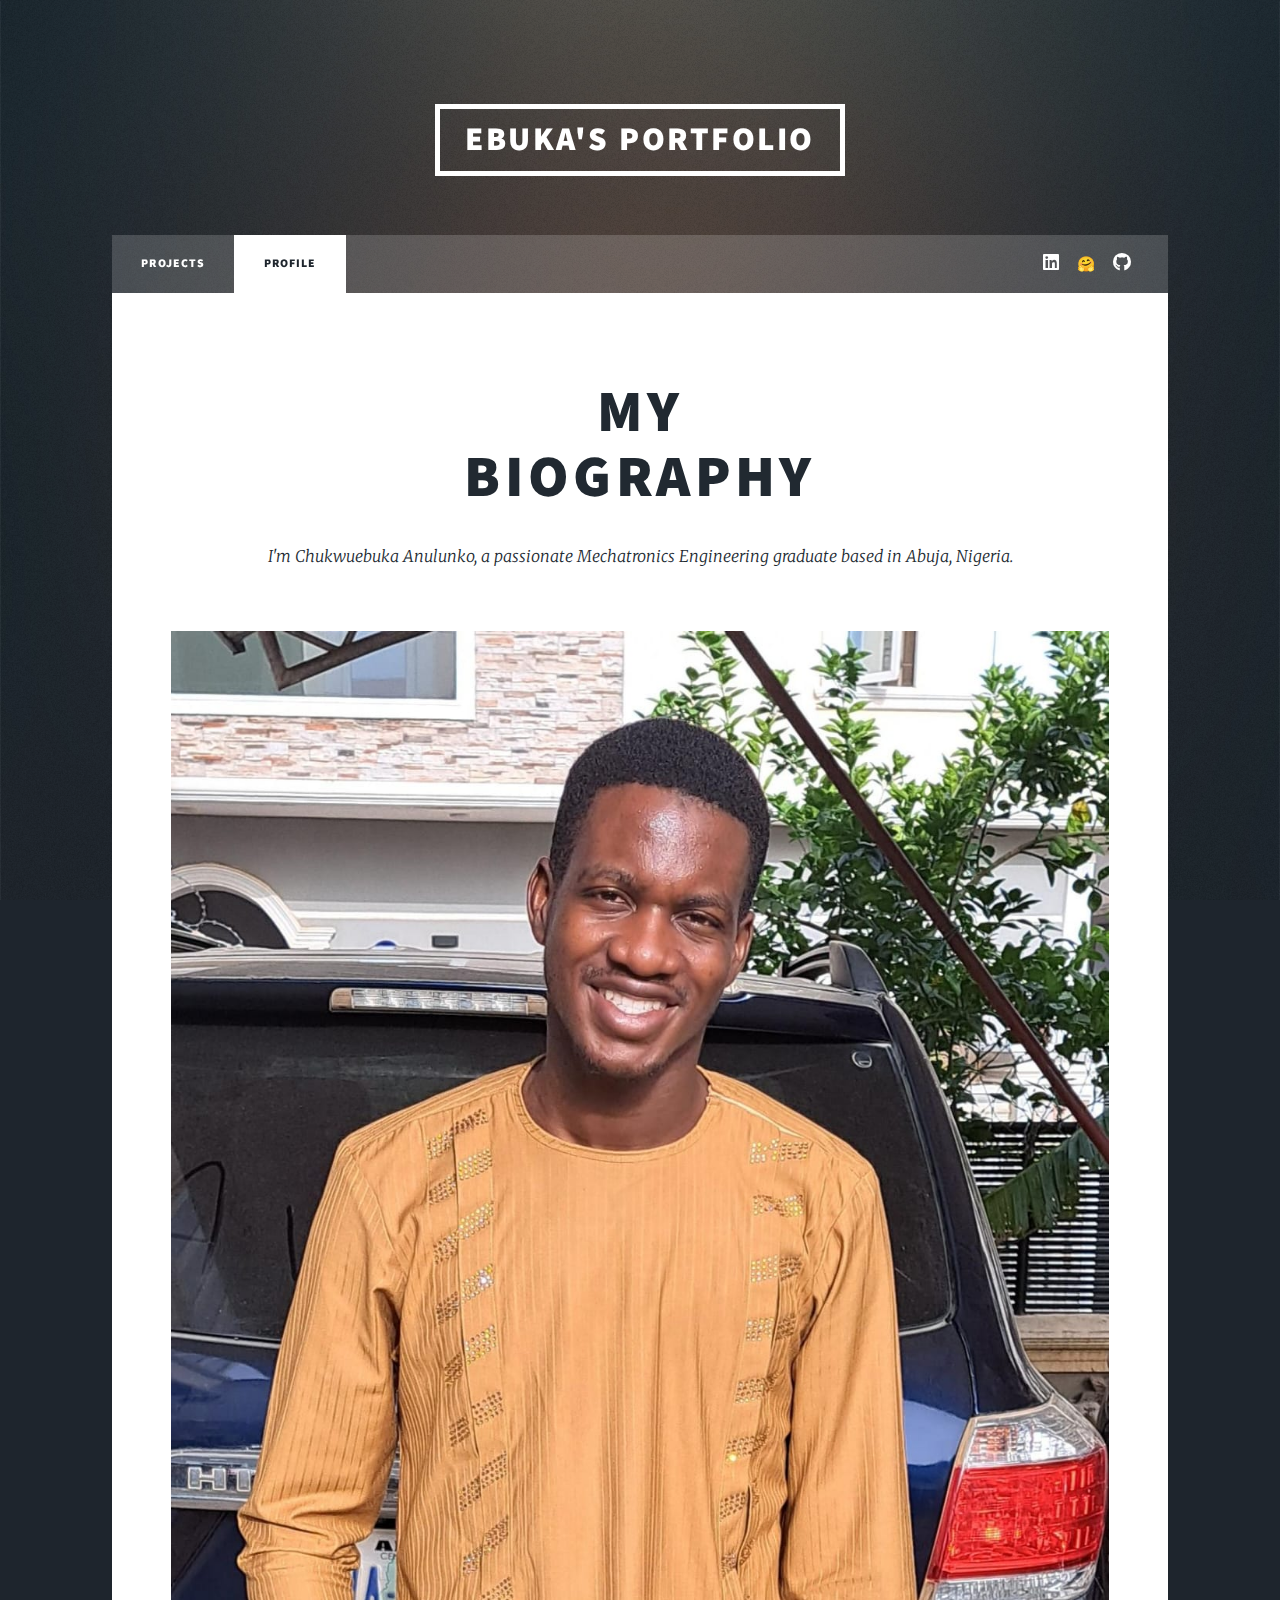
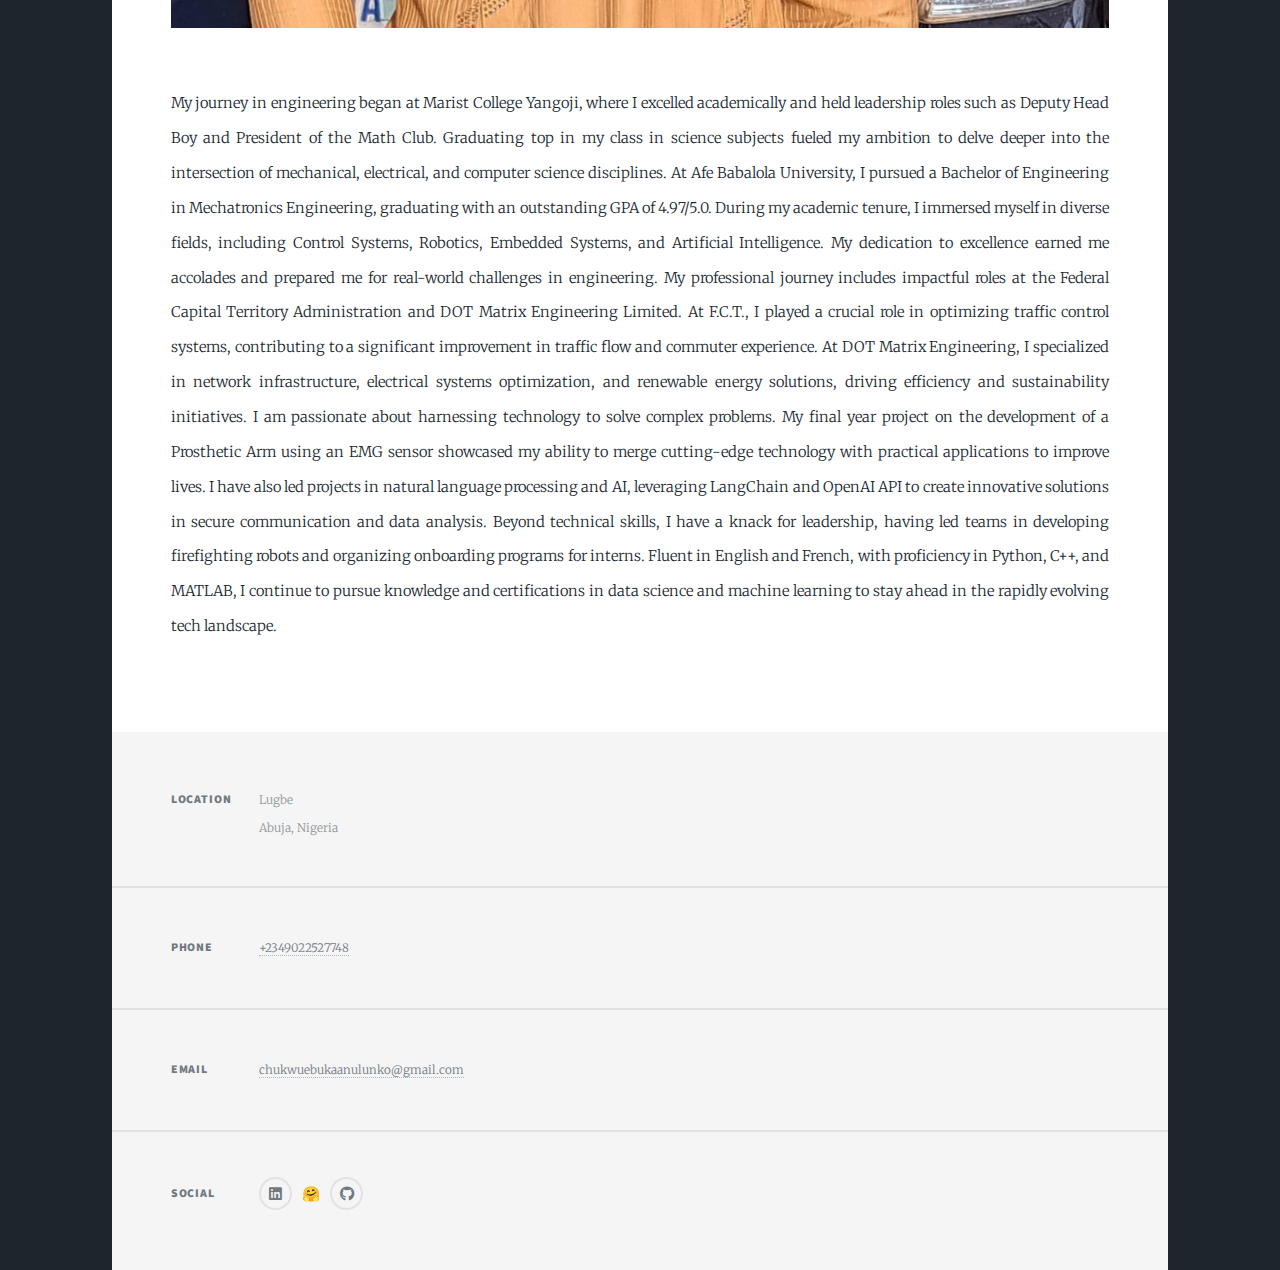
<file: generic.html>
<!DOCTYPE HTML>
<!--
	Massively by HTML5 UP
	html5up.net | @ajlkn
	Free for personal and commercial use under the CCA 3.0 license (html5up.net/license)
-->
<html>
	<head>
		<title>ANULUNKO CHUKWUEBUKA PORTFOLIO</title>
		<meta charset="utf-8" />
		<meta name="viewport" content="width=device-width, initial-scale=1, user-scalable=no" />
		<link rel="stylesheet" href="assets/css/main.css" />
		<noscript><link rel="stylesheet" href="assets/css/noscript.css" /></noscript>
	</head>
	<body class="is-preload">

		<!-- Wrapper -->
			<div id="wrapper">

				<!-- Header -->
					<header id="header">
						<a href="index.html" class="logo">Ebuka's Portfolio</a>
					</header>

				<!-- Nav -->
					<nav id="nav">
						<ul class="links">
							<li><a href="index.html">Projects</a></li>
							<li class="active"><a href="generic.html">Profile</a></li>
							
						</ul>
						<ul class="icons">
							<li><a href="https://www.linkedin.com/in/chukwuebuka-anulunko-147626236/" class="icon brands alt fa-linkedin"><span class="label">Linkedin</span></a></li>
							<li><a href="https://huggingface.co/EAV123" class="icon brands alt">&#129303;</a></li>
							<li><a href="https://github.com/OptimusCoderr" class="icon brands alt fa-github"><span class="label">GitHub</span></a></li>
						</ul>
					</nav>

				<!-- Main -->
					<div id="main">

						<!-- Post -->
							<section class="post">
								<header class="major">
								
									<h1>My<br />
									Biography</h1>
									<p>
										I'm Chukwuebuka Anulunko, a passionate Mechatronics Engineering graduate based in Abuja, Nigeria. 
										</p>
								</header>
								<div class="image main"><img src="images/bio_image.jpg" alt="" /></div>

								<p>
									My journey in engineering began at Marist College Yangoji, where I excelled academically and held leadership roles such as Deputy Head Boy and President of the Math Club. Graduating top in my class in science subjects fueled my ambition to delve deeper into the intersection of mechanical, electrical, and computer science disciplines.
									At Afe Babalola University, I pursued a Bachelor of Engineering in Mechatronics Engineering, graduating with an outstanding GPA of 4.97/5.0. During my academic tenure, I immersed myself in diverse fields, including Control Systems, Robotics, Embedded Systems, and Artificial Intelligence. My dedication to excellence earned me accolades and prepared me for real-world challenges in engineering.
									My professional journey includes impactful roles at the Federal Capital Territory Administration and DOT Matrix Engineering Limited. At F.C.T., I played a crucial role in optimizing traffic control systems, contributing to a significant improvement in traffic flow and commuter experience. At DOT Matrix Engineering, I specialized in network infrastructure, electrical systems optimization, and renewable energy solutions, driving efficiency and sustainability initiatives.
									I am passionate about harnessing technology to solve complex problems. My final year project on the development of a Prosthetic Arm using an EMG sensor showcased my ability to merge cutting-edge technology with practical applications to improve lives. I have also led projects in natural language processing and AI, leveraging LangChain and OpenAI API to create innovative solutions in secure communication and data analysis.
									Beyond technical skills, I have a knack for leadership, having led teams in developing firefighting robots and organizing onboarding programs for interns. Fluent in English and French, with proficiency in Python, C++, and MATLAB, I continue to pursue knowledge and certifications in data science and machine learning to stay ahead in the rapidly evolving tech landscape.
									
									</p>
								</section>

					</div>

				<!-- Footer -->
					<footer id="footer">
						
						<section class="split contact">
							<section class="alt">
								<h3>Location</h3>
								<p>Lugbe<br />
								Abuja, Nigeria</p>
							</section>
							<section>
								<h3>Phone</h3>
								<p><a href="#">+2349022527748</a></p>
							</section>
							<section>
								<h3>Email</h3>
								<p><a href="#">chukwuebukaanulunko@gmail.com</a></p>
							</section>
							<section>
								<h3>Social</h3>
								<ul class="icons alt">
									<li><a href="https://www.linkedin.com/in/chukwuebuka-anulunko-147626236/" class="icon brands alt fa-linkedin"><span class="label">Linkedin</span></a></li>
									<li><a href="https://huggingface.co/EAV123" class="icon brands alt">&#129303;</a></li>
									<li><a href="https://github.com/OptimusCoderr" class="icon brands alt fa-github"><span class="label">GitHub</span></a></li>
								</ul>
							</section>
						</section>
					</footer>

				

			</div>

		<!-- Scripts -->
			<script src="assets/js/jquery.min.js"></script>
			<script src="assets/js/jquery.scrollex.min.js"></script>
			<script src="assets/js/jquery.scrolly.min.js"></script>
			<script src="assets/js/browser.min.js"></script>
			<script src="assets/js/breakpoints.min.js"></script>
			<script src="assets/js/util.js"></script>
			<script src="assets/js/main.js"></script>

	</body>
</html>
</file>
<file: css/styles.css>
/* Global Styles */
* {
    margin: 0;
    padding: 0;
    box-sizing: border-box;
}

/* Animation Keyframes */
@keyframes fadeInUp {
    from {
        opacity: 0;
        transform: translateY(20px);
    }
    to {
        opacity: 1;
        transform: translateY(0);
    }
}

@keyframes slideInLeft {
    from {
        opacity: 0;
        transform: translateX(-30px);
    }
    to {
        opacity: 1;
        transform: translateX(0);
    }
}

@keyframes slideInRight {
    from {
        opacity: 0;
        transform: translateX(30px);
    }
    to {
        opacity: 1;
        transform: translateX(0);
    }
}

@keyframes pulse {
    0% {
        transform: scale(1);
    }
    50% {
        transform: scale(1.05);
    }
    100% {
        transform: scale(1);
    }
}

body {
    font-family: 'Roboto', sans-serif;
    line-height: 1.6;
    color: #e2e8f0;
    background-color: #121212;
    overflow-x: hidden;
}

.container {
    max-width: 1200px;
    margin: 0 auto;
    padding: 0 20px;
}

section {
    padding: 80px 0;
}

.section-title {
    font-family: 'Poppins', sans-serif;
    font-size: 2.5rem;
    text-align: center;
    margin-bottom: 50px;
    position: relative;
    color: #e2e8f0;
    animation: fadeInUp 0.8s ease-out forwards;
}

.section-title::after {
    content: '';
    position: absolute;
    bottom: -10px;
    left: 50%;
    transform: translateX(-50%);
    width: 80px;
    height: 4px;
    background: linear-gradient(90deg, #6366f1, #8b5cf6);
    border-radius: 2px;
}

/* Navigation */
header {
    position: fixed;
    top: 0;
    left: 0;
    width: 100%;
    z-index: 1000;
    background-color: rgba(18, 18, 18, 0.95);
    box-shadow: 0 2px 10px rgba(0, 0, 0, 0.3);
    transition: all 0.3s ease;
}

nav {
    display: flex;
    justify-content: space-between;
    align-items: center;
    padding: 20px;
    max-width: 1200px;
    margin: 0 auto;
}

.logo {
    font-family: 'Poppins', sans-serif;
    font-size: 1.8rem;
    font-weight: 700;
    color: #8b5cf6;
    text-decoration: none;
}

.nav-links {
    display: flex;
    list-style: none;
}

.nav-links li {
    margin-left: 30px;
}

.nav-links a {
    text-decoration: none;
    color: #e2e8f0;
    font-weight: 500;
    font-size: 1.1rem;
    transition: color 0.3s ease;
}

.nav-links a:hover {
    color: #8b5cf6;
}

.burger {
    display: none;
    cursor: pointer;
}

.burger div {
    width: 25px;
    height: 3px;
    background-color: #e2e8f0;
    margin: 5px;
    transition: all 0.3s ease;
}

/* Hero Section */
.hero {
    display: flex;
    align-items: center;
    justify-content: space-between;
    min-height: 100vh;
    padding: 100px 20px;
    background: linear-gradient(135deg, #1a202c 0%, #2d3748 100%);
}

.hero-content {
    flex: 1;
    max-width: 600px;
}

.hero-content h1 {
    font-family: 'Poppins', sans-serif;
    font-size: 3.5rem;
    font-weight: 700;
    margin-bottom: 20px;
    color: #e2e8f0;
    line-height: 1.2;
    animation: slideInLeft 1s ease-out forwards;
}

.hero-content p {
    font-size: 1.5rem;
    color: #a0aec0;
    margin-bottom: 30px;
    animation: slideInLeft 1s ease-out 0.2s forwards;
    opacity: 0;
}

.social-links {
    display: flex;
    margin-bottom: 30px;
}

.social-links a {
    display: flex;
    align-items: center;
    justify-content: center;
    width: 40px;
    height: 40px;
    border-radius: 50%;
    background-color: #2d3748;
    color: #8b5cf6;
    margin-right: 15px;
    box-shadow: 0 4px 6px rgba(0, 0, 0, 0.3);
    transition: all 0.3s ease;
    font-size: 1.2rem;
}

.social-links a:hover {
    transform: translateY(-3px);
    box-shadow: 0 6px 8px rgba(0, 0, 0, 0.4);
    background-color: #8b5cf6;
    color: #e2e8f0;
    animation: pulse 1s ease-in-out infinite;
}

.cta-button {
    display: inline-block;
    padding: 12px 30px;
    background: linear-gradient(90deg, #6366f1, #8b5cf6);
    color: #e2e8f0;
    border-radius: 30px;
    text-decoration: none;
    font-weight: 600;
    font-size: 1.1rem;
    transition: all 0.3s ease;
    box-shadow: 0 4px 6px rgba(99, 102, 241, 0.5);
}

.cta-button:hover {
    transform: translateY(-3px);
    box-shadow: 0 6px 12px rgba(99, 102, 241, 0.6);
}

.hero-image {
    flex: 1;
    display: flex;
    justify-content: center;
    align-items: center;
}

.code-container {
    background-color: #1e1e3f;
    border-radius: 10px;
    padding: 20px;
    box-shadow: 0 10px 20px rgba(0, 0, 0, 0.4);
    width: 100%;
    max-width: 500px;
    overflow: hidden;
    animation: slideInRight 1s ease-out forwards;
}

.code-container pre {
    margin: 0;
}

.code-container code {
    color: #fff;
    font-family: 'Courier New', monospace;
    font-size: 0.9rem;
    line-height: 1.5;
}

/* About Section */
.about-content {
    display: flex;
    align-items: center;
    justify-content: space-between;
    gap: 50px;
}

.profile-image {
    flex: 1;
    display: flex;
    justify-content: center;
    align-items: center;
    max-width: 350px;
}

.profile-image img {
    width: 100%;
    height: auto;
    border-radius: 50%;
    border: 5px solid #8b5cf6;
    box-shadow: 0 10px 20px rgba(0, 0, 0, 0.3);
    transition: transform 0.3s ease, box-shadow 0.3s ease;
}

.profile-image img:hover {
    transform: scale(1.05);
    box-shadow: 0 15px 30px rgba(139, 92, 246, 0.4);
}

.about-text {
    flex: 1;
}

.about-text p {
    margin-bottom: 20px;
    font-size: 1.1rem;
    color: #a0aec0;
}

/* Skills Section */
.skills-container {
    display: grid;
    grid-template-columns: repeat(auto-fit, minmax(250px, 1fr));
    gap: 30px;
}

.skill-category {
    background-color: #2d3748;
    border-radius: 10px;
    padding: 30px;
    box-shadow: 0 4px 6px rgba(0, 0, 0, 0.2);
    transition: transform 0.3s ease, box-shadow 0.3s ease;
}

.skill-category:hover {
    transform: translateY(-5px);
    box-shadow: 0 10px 20px rgba(0, 0, 0, 0.3);
}

.skill-category h3 {
    font-family: 'Poppins', sans-serif;
    font-size: 1.5rem;
    margin-bottom: 20px;
    color: #8b5cf6;
    position: relative;
    padding-bottom: 10px;
}

.skill-category h3::after {
    content: '';
    position: absolute;
    bottom: 0;
    left: 0;
    width: 40px;
    height: 3px;
    background: linear-gradient(90deg, #6366f1, #8b5cf6);
    border-radius: 2px;
}

.skill-category ul {
    list-style: none;
}

.skill-category li {
    margin-bottom: 10px;
    position: relative;
    padding-left: 25px;
    font-size: 1.1rem;
}

.skill-category li::before {
    content: '✓';
    position: absolute;
    left: 0;
    color: #8b5cf6;
    font-weight: bold;
}

/* Projects Section */
.projects-grid {
    display: grid;
    grid-template-columns: repeat(auto-fit, minmax(350px, 1fr));
    gap: 30px;
    margin-bottom: 40px;
}

.project-card {
    background-color: #2d3748;
    border-radius: 10px;
    overflow: hidden;
    box-shadow: 0 4px 6px rgba(0, 0, 0, 0.2);
    transition: transform 0.3s ease, box-shadow 0.3s ease;
    opacity: 0;
    transform: translateY(20px);
    animation: fadeInUp 0.8s ease-out forwards;
    backface-visibility: hidden;
    perspective: 1000px;
}

.project-card:hover {
    transform: translateY(-5px) rotateX(5deg);
    box-shadow: 0 8px 16px rgba(0, 0, 0, 0.3);
}

.project-card:hover {
    transform: translateY(-5px);
    box-shadow: 0 10px 20px rgba(0, 0, 0, 0.3);
}

.project-image {
    height: 200px;
    overflow: hidden;
}

.project-image img {
    width: 100%;
    height: 100%;
    object-fit: cover;
    transition: transform 0.5s ease;
}

.project-card:hover .project-image img {
    transform: scale(1.05);
}

.project-info {
    padding: 25px;
}

.project-info h3 {
    font-family: 'Poppins', sans-serif;
    font-size: 1.3rem;
    margin-bottom: 10px;
    color: #e2e8f0;
}

.project-info p {
    color: #a0aec0;
    margin-bottom: 15px;
    font-size: 1rem;
}

.project-tags {
    display: flex;
    flex-wrap: wrap;
    margin-bottom: 15px;
}

.project-tags span {
    background-color: #1a202c;
    color: #8b5cf6;
    padding: 5px 10px;
    border-radius: 20px;
    font-size: 0.8rem;
    margin-right: 10px;
    margin-bottom: 10px;
}

.project-links {
    display: flex;
}

.project-links a {
    display: inline-flex;
    align-items: center;
    margin-right: 15px;
    color: #8b5cf6;
    text-decoration: none;
    font-weight: 500;
    font-size: 0.9rem;
    transition: color 0.3s ease;
}

.project-links a i {
    margin-right: 5px;
}

.project-links a:hover {
    color: #a78bfa;
}

.view-more {
    text-align: center;
}

.btn {
    display: inline-block;
    padding: 12px 30px;
    background: linear-gradient(90deg, #6366f1, #8b5cf6);
    color: #e2e8f0;
    border-radius: 30px;
    text-decoration: none;
    font-weight: 600;
    font-size: 1rem;
    transition: all 0.3s ease;
    box-shadow: 0 4px 6px rgba(99, 102, 241, 0.5);
    border: none;
    cursor: pointer;
}

.btn:hover {
    transform: translateY(-3px);
    box-shadow: 0 6px 12px rgba(99, 102, 241, 0.6);
}

/* Experience Section */
.timeline {
    position: relative;
    max-width: 800px;
    margin: 0 auto;
}

.timeline::after {
    content: '';
    position: absolute;
    width: 4px;
    background-color: #4a5568;
    top: 0;
    bottom: 0;
    left: 50%;
    margin-left: -2px;
    border-radius: 2px;
}

.timeline-item {
    padding: 10px 40px;
    position: relative;
    width: 50%;
    box-sizing: border-box;
    margin-bottom: 30px;
}

.timeline-item:nth-child(odd) {
    left: 0;
}

.timeline-item:nth-child(even) {
    left: 50%;
}

.timeline-dot {
    position: absolute;
    width: 20px;
    height: 20px;
    right: -10px;
    background-color: #8b5cf6;
    border-radius: 50%;
    z-index: 1;
    box-shadow: 0 0 0 4px rgba(139, 92, 246, 0.3);
}

.timeline-item:nth-child(even) .timeline-dot {
    left: -10px;
}

.timeline-content {
    padding: 25px;
    background-color: #2d3748;
    border-radius: 10px;
    box-shadow: 0 4px 6px rgba(0, 0, 0, 0.2);
    position: relative;
    transition: transform 0.3s ease, box-shadow 0.3s ease;
}

.timeline-content:hover {
    transform: translateY(-5px);
    box-shadow: 0 10px 20px rgba(0, 0, 0, 0.3);
}

.timeline-content h3 {
    font-family: 'Poppins', sans-serif;
    font-size: 1.3rem;
    margin-bottom: 5px;
    color: #e2e8f0;
}

.timeline-content h4 {
    font-size: 1.1rem;
    color: #8b5cf6;
    margin-bottom: 10px;
}

.timeline-date {
    font-size: 0.9rem;
    color: #a0aec0;
    margin-bottom: 10px;
    font-weight: 500;
}

.timeline-content p {
    color: #a0aec0;
}

/* Publications Section */
.publications-list {
    max-width: 800px;
    margin: 0 auto;
}

.publication-item {
    background-color: #2d3748;
    border-radius: 10px;
    padding: 30px;
    margin-bottom: 30px;
    box-shadow: 0 4px 6px rgba(0, 0, 0, 0.2);
    transition: transform 0.3s ease, box-shadow 0.3s ease;
}

.publication-item:hover {
    transform: translateY(-5px);
    box-shadow: 0 10px 20px rgba(0, 0, 0, 0.3);
}

.publication-item h3 {
    font-family: 'Poppins', sans-serif;
    font-size: 1.3rem;
    margin-bottom: 10px;
    color: #e2e8f0;
}

.publication-venue {
    font-size: 1rem;
    color: #8b5cf6;
    margin-bottom: 15px;
    font-weight: 500;
}

.publication-item p {
    color: #a0aec0;
    margin-bottom: 15px;
}

.publication-link {
    display: inline-flex;
    align-items: center;
    color: #8b5cf6;
    text-decoration: none;
    font-weight: 500;
    transition: color 0.3s ease;
}

.publication-link:hover {
    color: #a78bfa;
}

/* Contact Section */
.contact {
    background-color: #1a202c;
}

.contact-content {
    display: grid;
    grid-template-columns: repeat(auto-fit, minmax(300px, 1fr));
    gap: 50px;
}

.contact-info {
    display: flex;
    flex-direction: column;
    justify-content: center;
}

.contact-item {
    display: flex;
    align-items: center;
    margin-bottom: 20px;
}

.contact-item i {
    font-size: 1.5rem;
    color: #8b5cf6;
    margin-right: 15px;
    width: 30px;
    text-align: center;
}

.contact-item p {
    font-size: 1.1rem;
    color: #a0aec0;
}

.contact-form .form-group {
    margin-bottom: 20px;
}

.contact-form input,
.contact-form textarea {
    width: 100%;
    padding: 12px 15px;
    border: 1px solid #4a5568;
    border-radius: 5px;
    font-size: 1rem;
    background-color: #2d3748;
    color: #e2e8f0;
    transition: all 0.3s ease;
    animation: fadeInUp 0.6s ease-out forwards;
    opacity: 0
}

.contact-form input:focus,
.contact-form textarea:focus {
    outline: none;
    border-color: #8b5cf6;
    transform: translateY(-2px);
    box-shadow: 0 4px 8px rgba(139, 92, 246, 0.2)
}

.contact-form textarea {
    min-height: 150px;
    resize: vertical;
}

/* Footer */
footer {
    background-color: #0f172a;
    color: #e2e8f0;
    padding: 30px 0;
    text-align: center;
}

/* Responsive Design */
@media screen and (max-width: 1024px) {
    .hero {
        flex-direction: column;
        text-align: center;
        padding: 150px 20px 80px;
    }

    .hero-content {
        margin-bottom: 50px;
    }

    .social-links {
        justify-content: center;
    }

    .about-content {
        flex-direction: column;
    }

    .timeline::after {
        left: 31px;
    }

    .timeline-item {
        width: 100%;
        padding-left: 70px;
        padding-right: 25px;
    }

    .timeline-item:nth-child(even) {
        left: 0;
    }

    .timeline-dot {
        left: 21px;
        right: auto;
    }

    .timeline-item:nth-child(even) .timeline-dot {
        left: 21px;
    }
}

@media screen and (max-width: 768px) {
    .nav-links {
        position: absolute;
        right: 0;
        height: 92vh;
        top: 8vh;
        background-color: rgba(255, 255, 255, 0.95);
        display: flex;
        flex-direction: column;
        align-items: center;
        justify-content: space-around;
        width: 50%;
        transform: translateX(100%);
        transition: transform 0.5s ease-in;
        box-shadow: -5px 0 10px rgba(0, 0, 0, 0.1);
    }

    .nav-links li {
        opacity: 0;
        margin: 0;
    }

    .burger {
        display: block;
    }

    .nav-active {
        transform: translateX(0%);
    }

    .section-title {
        font-size: 2rem;
    }

    .hero-content h1 {
        font-size: 2.5rem;
    }

    .hero-content p {
        font-size: 1.2rem;
    }

    .projects-grid {
        grid-template-columns: 1fr;
    }
}

@keyframes navLinkFade {
    from {
        opacity: 0;
        transform: translateX(50px);
    }
    to {
        opacity: 1;
        transform: translateX(0);
    }
}

.toggle .line1 {
    transform: rotate(-45deg) translate(-5px, 6px);
}

.toggle .line2 {
    opacity: 0;
}

.toggle .line3 {
    transform: rotate(45deg) translate(-5px, -6px);
}
</file>
<file: css/pi-animation.css>
.pi-visualization {
    display: flex;
    flex-direction: column;
    align-items: center;
    justify-content: center;
    padding: 2rem;
    background: linear-gradient(145deg, #1a1a1a, #2a2a2a);
    border-radius: 15px;
    box-shadow: 0 8px 32px rgba(0, 0, 0, 0.2);
}

.pi-circle {
    position: relative;
    width: 300px;
    height: 300px;
    border-radius: 50%;
    background: transparent;
    border: 2px solid #3498db;
    animation: rotate 20s linear infinite;
}

.pi-digit {
    position: absolute;
    font-size: 24px;
    font-weight: bold;
    color: #fff;
    text-shadow: 0 0 10px rgba(52, 152, 219, 0.8);
    opacity: 0;
    animation: fadeInOut 2s ease-in-out infinite;
}

#pi-digit-1 { top: 50%; left: 50%; transform: translate(-50%, -50%); animation-delay: 0s; }
#pi-digit-2 { top: 20%; left: 50%; transform: translate(-50%, -50%); animation-delay: 0.25s; }
#pi-digit-3 { top: 50%; right: 20%; transform: translate(50%, -50%); animation-delay: 0.5s; }
#pi-digit-4 { bottom: 20%; left: 50%; transform: translate(-50%, 50%); animation-delay: 0.75s; }
#pi-digit-5 { top: 50%; left: 20%; transform: translate(-50%, -50%); animation-delay: 1s; }
#pi-digit-6 { top: 30%; right: 30%; transform: translate(50%, -50%); animation-delay: 1.25s; }
#pi-digit-7 { bottom: 30%; right: 30%; transform: translate(50%, 50%); animation-delay: 1.5s; }
#pi-digit-8 { bottom: 30%; left: 30%; transform: translate(-50%, 50%); animation-delay: 1.75s; }

.pi-description {
    margin-top: 2rem;
    text-align: center;
    color: #fff;
}

.pi-description p {
    margin: 0.5rem 0;
    font-size: 1rem;
    opacity: 0.8;
}

@keyframes rotate {
    from { transform: rotate(0deg); }
    to { transform: rotate(360deg); }
}

@keyframes fadeInOut {
    0%, 100% { opacity: 0.2; transform: scale(0.8); }
    50% { opacity: 1; transform: scale(1); }
}
</file>
<file: css/engineering-qa.css>
.qa-container {
    max-width: 800px;
    margin: 0 auto;
    padding: 20px;
    font-family: 'Arial', sans-serif;
}

.qa-category {
    margin-bottom: 30px;
    background: #1a1a1a;
    border-radius: 8px;
    padding: 20px;
    border: 1px solid #333;
}

.qa-category h2 {
    color: #e0e0e0;
    margin-bottom: 20px;
    font-size: 24px;
    border-bottom: 2px solid #3498db;
    padding-bottom: 10px;
}

.qa-box {
    margin-bottom: 15px;
    border: 1px solid #333;
    border-radius: 6px;
    background: #242424;
    box-shadow: 0 2px 4px rgba(0,0,0,0.2);
    transition: all 0.3s ease;
}

.qa-box.expanded {
    box-shadow: 0 4px 8px rgba(0,0,0,0.3);
}

.qa-question {
    padding: 15px 20px;
    cursor: pointer;
    font-weight: 500;
    color: #e0e0e0;
    display: flex;
    align-items: center;
    transition: background-color 0.2s ease;
}

.qa-question:hover {
    background-color: #2a2a2a;
}

.qa-icon {
    margin-right: 10px;
    font-weight: bold;
    color: #3498db;
    width: 20px;
    text-align: center;
}

.qa-answer {
    padding: 0 20px 15px 50px;
    color: #b0b0b0;
    line-height: 1.6;
    border-top: 1px solid #333;
}

.qa-answer pre {
    background: #1a1a1a;
    padding: 10px;
    border-radius: 4px;
    overflow-x: auto;
    margin: 10px 0;
    border: 1px solid #333;
}

.qa-answer code {
    font-family: 'Consolas', monospace;
    color: #ff6b6b;
}

@media (max-width: 768px) {
    .qa-container {
        padding: 10px;
    }
    
    .qa-category {
        padding: 15px;
    }
    
    .qa-category h2 {
        font-size: 20px;
    }
    
    .qa-question {
        padding: 12px 15px;
        font-size: 14px;
    }
    
    .qa-answer {
        padding: 0 15px 12px 45px;
        font-size: 14px;
    }
}
</file>
<file: assets/css/main.css>
@import url(fontawesome-all.min.css);
@import url("https://fonts.googleapis.com/css?family=Merriweather:300,700,300italic,700italic|Source+Sans+Pro:900");

/*
	Massively by HTML5 UP
	html5up.net | @ajlkn
	Free for personal and commercial use under the CCA 3.0 license (html5up.net/license)
*/

html, body, div, span, applet, object,
iframe, h1, h2, h3, h4, h5, h6, p, blockquote,
pre, a, abbr, acronym, address, big, cite,
code, del, dfn, em, img, ins, kbd, q, s, samp,
small, strike, strong, sub, sup, tt, var, b,
u, i, center, dl, dt, dd, ol, ul, li, fieldset,
form, label, legend, table, caption, tbody,
tfoot, thead, tr, th, td, article, aside,
canvas, details, embed, figure, figcaption,
footer, header, hgroup, menu, nav, output, ruby,
section, summary, time, mark, audio, video {
	margin: 0;
	padding: 0;
	border: 0;
	font-size: 100%;
	font: inherit;
	vertical-align: baseline;}

article, aside, details, figcaption, figure,
footer, header, hgroup, menu, nav, section {
	display: block;}

body {
	line-height: 1;
}

ol, ul {
	list-style: none;
}

blockquote, q {
	quotes: none;
}

	blockquote:before, blockquote:after, q:before, q:after {
		content: '';
		content: none;
	}

table {
	border-collapse: collapse;
	border-spacing: 0;
}

body {
	-webkit-text-size-adjust: none;
}

mark {
	background-color: transparent;
	color: inherit;
}

input::-moz-focus-inner {
	border: 0;
	padding: 0;
}

input, select, textarea {
	-moz-appearance: none;
	-webkit-appearance: none;
	-ms-appearance: none;
	appearance: none;
}

/* Basic */

	@-ms-viewport {
		width: device-width;
	}

	body {
		-ms-overflow-style: scrollbar;
	}

	@media screen and (max-width: 480px) {

		html, body {
			min-width: 320px;
		}

	}

	html {
		box-sizing: border-box;
	}

	*, *:before, *:after {
		box-sizing: inherit;
	}

	body {
		background-color: #1e252d;
	}

		body.is-preload *, body.is-preload *:before, body.is-preload *:after {
			-moz-animation: none !important;
			-webkit-animation: none !important;
			-ms-animation: none !important;
			animation: none !important;
			-moz-transition: none !important;
			-webkit-transition: none !important;
			-ms-transition: none !important;
			transition: none !important;
		}

/* Type */

	html {
		font-size: 16pt;
	}

		@media screen and (max-width: 1680px) {

			html {
				font-size: 12pt;
			}

		}

		@media screen and (max-width: 1280px) {

			html {
				font-size: 11pt;
			}

		}

		@media screen and (max-width: 360px) {

			html {
				font-size: 10pt;
			}

		}

	body {
		color: #212931;
	}

	body, input, select, textarea {
		font-family: "Merriweather", Georgia, serif;
		font-weight: 300;
		font-size: 1rem;
		line-height: 2.375;
	}

	a {
		-moz-transition: color 0.2s ease-in-out, background-color 0.2s ease-in-out, border-color 0.2s ease-in-out, box-shadow 0.2s ease-in-out;
		-webkit-transition: color 0.2s ease-in-out, background-color 0.2s ease-in-out, border-color 0.2s ease-in-out, box-shadow 0.2s ease-in-out;
		-ms-transition: color 0.2s ease-in-out, background-color 0.2s ease-in-out, border-color 0.2s ease-in-out, box-shadow 0.2s ease-in-out;
		transition: color 0.2s ease-in-out, background-color 0.2s ease-in-out, border-color 0.2s ease-in-out, box-shadow 0.2s ease-in-out;
		border-bottom: dotted 1px;
		text-decoration: none;
	}

		a:hover {
			border-bottom-color: transparent;
		}

	strong, b {
		font-weight: 600;
	}

	em, i {
		font-style: italic;
	}

	p {
		text-align: justify;
		margin: 0 0 2rem 0;
	}

	h1, h2, h3, h4, h5, h6 {
		font-family: "Source Sans Pro", Helvetica, sans-serif;
		font-weight: 900;
		line-height: 1.5;
		letter-spacing: 0.075em;
		text-transform: uppercase;
		margin: 0 0 1rem 0;
	}

		h1 a, h2 a, h3 a, h4 a, h5 a, h6 a {
			border-bottom: 0;
			color: inherit;
			text-decoration: none;
		}

	h1 {
		font-size: 4rem;
		line-height: 1.1;
		margin: 0 0 2rem 0;
	}

	h2 {
		font-size: 1.75rem;
		line-height: 1.3;
		margin: 0 0 1.5rem 0;
	}

	h3 {
		font-size: 1.25rem;
		margin: 0 0 1.5rem 0;
	}

	h4 {
		font-size: 1rem;
	}

	h5 {
		font-size: 0.9rem;
	}

	h6 {
		font-size: 0.8rem;
	}

	sub {
		font-size: 0.8rem;
		position: relative;
		top: 0.5rem;
	}

	sup {
		font-size: 0.8rem;
		position: relative;
		top: -0.5rem;
	}

	blockquote {
		border-left: solid 4px;
		font-style: italic;
		margin: 0 0 2rem 0;
		padding: 0.5rem 0 0.5rem 2rem;
	}

	code {
		border: solid 2px;
		font-family: "Courier New", monospace;
		font-size: 0.9rem;
		margin: 0 0.25rem;
		padding: 0.25rem 0.65rem;
	}

	pre {
		-webkit-overflow-scrolling: touch;
		font-family: "Courier New", monospace;
		font-size: 0.9rem;
		margin: 0 0 2rem 0;
	}

		pre code {
			display: block;
			line-height: 1.75;
			padding: 1rem 1.5rem;
			overflow-x: auto;
		}

	hr {
		border: 0;
		border-bottom: solid 2px;
		margin: 3rem 0;
	}

		hr.major {
			margin: 5rem 0;
		}

	.align-left {
		text-align: left;
	}

	.align-center {
		text-align: center;
	}

	.align-right {
		text-align: right;
	}

	input, select, textarea {
		color: #212931;
	}

	a {
		color: #212931;
		border-bottom-color: rgba(33, 41, 49, 0.5);
	}

		a:hover {
			border-bottom-color: transparent;
			color: #18bfef !important;
		}

	strong, b {
		color: #212931;
	}

	h1, h2, h3, h4, h5, h6 {
		color: #212931;
	}

	blockquote {
		border-left-color: #eeeeee;
	}

	code {
		background: rgba(220, 220, 220, 0.25);
		border-color: #eeeeee;
	}

	hr {
		border-bottom-color: #eeeeee;
	}

/* Row */

	.row {
		display: flex;
		flex-wrap: wrap;
		box-sizing: border-box;
		align-items: stretch;
	}

		.row > * {
			box-sizing: border-box;
		}

		.row.gtr-uniform > * > :last-child {
			margin-bottom: 0;
		}

		.row.aln-left {
			justify-content: flex-start;
		}

		.row.aln-center {
			justify-content: center;
		}

		.row.aln-right {
			justify-content: flex-end;
		}

		.row.aln-top {
			align-items: flex-start;
		}

		.row.aln-middle {
			align-items: center;
		}

		.row.aln-bottom {
			align-items: flex-end;
		}

		.row > .imp {
			order: -1;
		}

		.row > .col-1 {
			width: 8.33333%;
		}

		.row > .off-1 {
			margin-left: 8.33333%;
		}

		.row > .col-2 {
			width: 16.66667%;
		}

		.row > .off-2 {
			margin-left: 16.66667%;
		}

		.row > .col-3 {
			width: 25%;
		}

		.row > .off-3 {
			margin-left: 25%;
		}

		.row > .col-4 {
			width: 33.33333%;
		}

		.row > .off-4 {
			margin-left: 33.33333%;
		}

		.row > .col-5 {
			width: 41.66667%;
		}

		.row > .off-5 {
			margin-left: 41.66667%;
		}

		.row > .col-6 {
			width: 50%;
		}

		.row > .off-6 {
			margin-left: 50%;
		}

		.row > .col-7 {
			width: 58.33333%;
		}

		.row > .off-7 {
			margin-left: 58.33333%;
		}

		.row > .col-8 {
			width: 66.66667%;
		}

		.row > .off-8 {
			margin-left: 66.66667%;
		}

		.row > .col-9 {
			width: 75%;
		}

		.row > .off-9 {
			margin-left: 75%;
		}

		.row > .col-10 {
			width: 83.33333%;
		}

		.row > .off-10 {
			margin-left: 83.33333%;
		}

		.row > .col-11 {
			width: 91.66667%;
		}

		.row > .off-11 {
			margin-left: 91.66667%;
		}

		.row > .col-12 {
			width: 100%;
		}

		.row > .off-12 {
			margin-left: 100%;
		}

		.row.gtr-0 {
			margin-top: 0;
			margin-left: 0rem;
		}

			.row.gtr-0 > * {
				padding: 0 0 0 0rem;
			}

			.row.gtr-0.gtr-uniform {
				margin-top: 0rem;
			}

				.row.gtr-0.gtr-uniform > * {
					padding-top: 0rem;
				}

		.row.gtr-25 {
			margin-top: 0;
			margin-left: -0.375rem;
		}

			.row.gtr-25 > * {
				padding: 0 0 0 0.375rem;
			}

			.row.gtr-25.gtr-uniform {
				margin-top: -0.375rem;
			}

				.row.gtr-25.gtr-uniform > * {
					padding-top: 0.375rem;
				}

		.row.gtr-50 {
			margin-top: 0;
			margin-left: -0.75rem;
		}

			.row.gtr-50 > * {
				padding: 0 0 0 0.75rem;
			}

			.row.gtr-50.gtr-uniform {
				margin-top: -0.75rem;
			}

				.row.gtr-50.gtr-uniform > * {
					padding-top: 0.75rem;
				}

		.row {
			margin-top: 0;
			margin-left: -1.5rem;
		}

			.row > * {
				padding: 0 0 0 1.5rem;
			}

			.row.gtr-uniform {
				margin-top: -1.5rem;
			}

				.row.gtr-uniform > * {
					padding-top: 1.5rem;
				}

		.row.gtr-150 {
			margin-top: 0;
			margin-left: -2.25rem;
		}

			.row.gtr-150 > * {
				padding: 0 0 0 2.25rem;
			}

			.row.gtr-150.gtr-uniform {
				margin-top: -2.25rem;
			}

				.row.gtr-150.gtr-uniform > * {
					padding-top: 2.25rem;
				}

		.row.gtr-200 {
			margin-top: 0;
			margin-left: -3rem;
		}

			.row.gtr-200 > * {
				padding: 0 0 0 3rem;
			}

			.row.gtr-200.gtr-uniform {
				margin-top: -3rem;
			}

				.row.gtr-200.gtr-uniform > * {
					padding-top: 3rem;
				}

		@media screen and (max-width: 1680px) {

			.row {
				display: flex;
				flex-wrap: wrap;
				box-sizing: border-box;
				align-items: stretch;
			}

				.row > * {
					box-sizing: border-box;
				}

				.row.gtr-uniform > * > :last-child {
					margin-bottom: 0;
				}

				.row.aln-left {
					justify-content: flex-start;
				}

				.row.aln-center {
					justify-content: center;
				}

				.row.aln-right {
					justify-content: flex-end;
				}

				.row.aln-top {
					align-items: flex-start;
				}

				.row.aln-middle {
					align-items: center;
				}

				.row.aln-bottom {
					align-items: flex-end;
				}

				.row > .imp-xlarge {
					order: -1;
				}

				.row > .col-1-xlarge {
					width: 8.33333%;
				}

				.row > .off-1-xlarge {
					margin-left: 8.33333%;
				}

				.row > .col-2-xlarge {
					width: 16.66667%;
				}

				.row > .off-2-xlarge {
					margin-left: 16.66667%;
				}

				.row > .col-3-xlarge {
					width: 25%;
				}

				.row > .off-3-xlarge {
					margin-left: 25%;
				}

				.row > .col-4-xlarge {
					width: 33.33333%;
				}

				.row > .off-4-xlarge {
					margin-left: 33.33333%;
				}

				.row > .col-5-xlarge {
					width: 41.66667%;
				}

				.row > .off-5-xlarge {
					margin-left: 41.66667%;
				}

				.row > .col-6-xlarge {
					width: 50%;
				}

				.row > .off-6-xlarge {
					margin-left: 50%;
				}

				.row > .col-7-xlarge {
					width: 58.33333%;
				}

				.row > .off-7-xlarge {
					margin-left: 58.33333%;
				}

				.row > .col-8-xlarge {
					width: 66.66667%;
				}

				.row > .off-8-xlarge {
					margin-left: 66.66667%;
				}

				.row > .col-9-xlarge {
					width: 75%;
				}

				.row > .off-9-xlarge {
					margin-left: 75%;
				}

				.row > .col-10-xlarge {
					width: 83.33333%;
				}

				.row > .off-10-xlarge {
					margin-left: 83.33333%;
				}

				.row > .col-11-xlarge {
					width: 91.66667%;
				}

				.row > .off-11-xlarge {
					margin-left: 91.66667%;
				}

				.row > .col-12-xlarge {
					width: 100%;
				}

				.row > .off-12-xlarge {
					margin-left: 100%;
				}

				.row.gtr-0 {
					margin-top: 0;
					margin-left: 0rem;
				}

					.row.gtr-0 > * {
						padding: 0 0 0 0rem;
					}

					.row.gtr-0.gtr-uniform {
						margin-top: 0rem;
					}

						.row.gtr-0.gtr-uniform > * {
							padding-top: 0rem;
						}

				.row.gtr-25 {
					margin-top: 0;
					margin-left: -0.375rem;
				}

					.row.gtr-25 > * {
						padding: 0 0 0 0.375rem;
					}

					.row.gtr-25.gtr-uniform {
						margin-top: -0.375rem;
					}

						.row.gtr-25.gtr-uniform > * {
							padding-top: 0.375rem;
						}

				.row.gtr-50 {
					margin-top: 0;
					margin-left: -0.75rem;
				}

					.row.gtr-50 > * {
						padding: 0 0 0 0.75rem;
					}

					.row.gtr-50.gtr-uniform {
						margin-top: -0.75rem;
					}

						.row.gtr-50.gtr-uniform > * {
							padding-top: 0.75rem;
						}

				.row {
					margin-top: 0;
					margin-left: -1.5rem;
				}

					.row > * {
						padding: 0 0 0 1.5rem;
					}

					.row.gtr-uniform {
						margin-top: -1.5rem;
					}

						.row.gtr-uniform > * {
							padding-top: 1.5rem;
						}

				.row.gtr-150 {
					margin-top: 0;
					margin-left: -2.25rem;
				}

					.row.gtr-150 > * {
						padding: 0 0 0 2.25rem;
					}

					.row.gtr-150.gtr-uniform {
						margin-top: -2.25rem;
					}

						.row.gtr-150.gtr-uniform > * {
							padding-top: 2.25rem;
						}

				.row.gtr-200 {
					margin-top: 0;
					margin-left: -3rem;
				}

					.row.gtr-200 > * {
						padding: 0 0 0 3rem;
					}

					.row.gtr-200.gtr-uniform {
						margin-top: -3rem;
					}

						.row.gtr-200.gtr-uniform > * {
							padding-top: 3rem;
						}

		}

		@media screen and (max-width: 1280px) {

			.row {
				display: flex;
				flex-wrap: wrap;
				box-sizing: border-box;
				align-items: stretch;
			}

				.row > * {
					box-sizing: border-box;
				}

				.row.gtr-uniform > * > :last-child {
					margin-bottom: 0;
				}

				.row.aln-left {
					justify-content: flex-start;
				}

				.row.aln-center {
					justify-content: center;
				}

				.row.aln-right {
					justify-content: flex-end;
				}

				.row.aln-top {
					align-items: flex-start;
				}

				.row.aln-middle {
					align-items: center;
				}

				.row.aln-bottom {
					align-items: flex-end;
				}

				.row > .imp-large {
					order: -1;
				}

				.row > .col-1-large {
					width: 8.33333%;
				}

				.row > .off-1-large {
					margin-left: 8.33333%;
				}

				.row > .col-2-large {
					width: 16.66667%;
				}

				.row > .off-2-large {
					margin-left: 16.66667%;
				}

				.row > .col-3-large {
					width: 25%;
				}

				.row > .off-3-large {
					margin-left: 25%;
				}

				.row > .col-4-large {
					width: 33.33333%;
				}

				.row > .off-4-large {
					margin-left: 33.33333%;
				}

				.row > .col-5-large {
					width: 41.66667%;
				}

				.row > .off-5-large {
					margin-left: 41.66667%;
				}

				.row > .col-6-large {
					width: 50%;
				}

				.row > .off-6-large {
					margin-left: 50%;
				}

				.row > .col-7-large {
					width: 58.33333%;
				}

				.row > .off-7-large {
					margin-left: 58.33333%;
				}

				.row > .col-8-large {
					width: 66.66667%;
				}

				.row > .off-8-large {
					margin-left: 66.66667%;
				}

				.row > .col-9-large {
					width: 75%;
				}

				.row > .off-9-large {
					margin-left: 75%;
				}

				.row > .col-10-large {
					width: 83.33333%;
				}

				.row > .off-10-large {
					margin-left: 83.33333%;
				}

				.row > .col-11-large {
					width: 91.66667%;
				}

				.row > .off-11-large {
					margin-left: 91.66667%;
				}

				.row > .col-12-large {
					width: 100%;
				}

				.row > .off-12-large {
					margin-left: 100%;
				}

				.row.gtr-0 {
					margin-top: 0;
					margin-left: 0rem;
				}

					.row.gtr-0 > * {
						padding: 0 0 0 0rem;
					}

					.row.gtr-0.gtr-uniform {
						margin-top: 0rem;
					}

						.row.gtr-0.gtr-uniform > * {
							padding-top: 0rem;
						}

				.row.gtr-25 {
					margin-top: 0;
					margin-left: -0.375rem;
				}

					.row.gtr-25 > * {
						padding: 0 0 0 0.375rem;
					}

					.row.gtr-25.gtr-uniform {
						margin-top: -0.375rem;
					}

						.row.gtr-25.gtr-uniform > * {
							padding-top: 0.375rem;
						}

				.row.gtr-50 {
					margin-top: 0;
					margin-left: -0.75rem;
				}

					.row.gtr-50 > * {
						padding: 0 0 0 0.75rem;
					}

					.row.gtr-50.gtr-uniform {
						margin-top: -0.75rem;
					}

						.row.gtr-50.gtr-uniform > * {
							padding-top: 0.75rem;
						}

				.row {
					margin-top: 0;
					margin-left: -1.5rem;
				}

					.row > * {
						padding: 0 0 0 1.5rem;
					}

					.row.gtr-uniform {
						margin-top: -1.5rem;
					}

						.row.gtr-uniform > * {
							padding-top: 1.5rem;
						}

				.row.gtr-150 {
					margin-top: 0;
					margin-left: -2.25rem;
				}

					.row.gtr-150 > * {
						padding: 0 0 0 2.25rem;
					}

					.row.gtr-150.gtr-uniform {
						margin-top: -2.25rem;
					}

						.row.gtr-150.gtr-uniform > * {
							padding-top: 2.25rem;
						}

				.row.gtr-200 {
					margin-top: 0;
					margin-left: -3rem;
				}

					.row.gtr-200 > * {
						padding: 0 0 0 3rem;
					}

					.row.gtr-200.gtr-uniform {
						margin-top: -3rem;
					}

						.row.gtr-200.gtr-uniform > * {
							padding-top: 3rem;
						}

		}

		@media screen and (max-width: 980px) {

			.row {
				display: flex;
				flex-wrap: wrap;
				box-sizing: border-box;
				align-items: stretch;
			}

				.row > * {
					box-sizing: border-box;
				}

				.row.gtr-uniform > * > :last-child {
					margin-bottom: 0;
				}

				.row.aln-left {
					justify-content: flex-start;
				}

				.row.aln-center {
					justify-content: center;
				}

				.row.aln-right {
					justify-content: flex-end;
				}

				.row.aln-top {
					align-items: flex-start;
				}

				.row.aln-middle {
					align-items: center;
				}

				.row.aln-bottom {
					align-items: flex-end;
				}

				.row > .imp-medium {
					order: -1;
				}

				.row > .col-1-medium {
					width: 8.33333%;
				}

				.row > .off-1-medium {
					margin-left: 8.33333%;
				}

				.row > .col-2-medium {
					width: 16.66667%;
				}

				.row > .off-2-medium {
					margin-left: 16.66667%;
				}

				.row > .col-3-medium {
					width: 25%;
				}

				.row > .off-3-medium {
					margin-left: 25%;
				}

				.row > .col-4-medium {
					width: 33.33333%;
				}

				.row > .off-4-medium {
					margin-left: 33.33333%;
				}

				.row > .col-5-medium {
					width: 41.66667%;
				}

				.row > .off-5-medium {
					margin-left: 41.66667%;
				}

				.row > .col-6-medium {
					width: 50%;
				}

				.row > .off-6-medium {
					margin-left: 50%;
				}

				.row > .col-7-medium {
					width: 58.33333%;
				}

				.row > .off-7-medium {
					margin-left: 58.33333%;
				}

				.row > .col-8-medium {
					width: 66.66667%;
				}

				.row > .off-8-medium {
					margin-left: 66.66667%;
				}

				.row > .col-9-medium {
					width: 75%;
				}

				.row > .off-9-medium {
					margin-left: 75%;
				}

				.row > .col-10-medium {
					width: 83.33333%;
				}

				.row > .off-10-medium {
					margin-left: 83.33333%;
				}

				.row > .col-11-medium {
					width: 91.66667%;
				}

				.row > .off-11-medium {
					margin-left: 91.66667%;
				}

				.row > .col-12-medium {
					width: 100%;
				}

				.row > .off-12-medium {
					margin-left: 100%;
				}

				.row.gtr-0 {
					margin-top: 0;
					margin-left: 0rem;
				}

					.row.gtr-0 > * {
						padding: 0 0 0 0rem;
					}

					.row.gtr-0.gtr-uniform {
						margin-top: 0rem;
					}

						.row.gtr-0.gtr-uniform > * {
							padding-top: 0rem;
						}

				.row.gtr-25 {
					margin-top: 0;
					margin-left: -0.375rem;
				}

					.row.gtr-25 > * {
						padding: 0 0 0 0.375rem;
					}

					.row.gtr-25.gtr-uniform {
						margin-top: -0.375rem;
					}

						.row.gtr-25.gtr-uniform > * {
							padding-top: 0.375rem;
						}

				.row.gtr-50 {
					margin-top: 0;
					margin-left: -0.75rem;
				}

					.row.gtr-50 > * {
						padding: 0 0 0 0.75rem;
					}

					.row.gtr-50.gtr-uniform {
						margin-top: -0.75rem;
					}

						.row.gtr-50.gtr-uniform > * {
							padding-top: 0.75rem;
						}

				.row {
					margin-top: 0;
					margin-left: -1.5rem;
				}

					.row > * {
						padding: 0 0 0 1.5rem;
					}

					.row.gtr-uniform {
						margin-top: -1.5rem;
					}

						.row.gtr-uniform > * {
							padding-top: 1.5rem;
						}

				.row.gtr-150 {
					margin-top: 0;
					margin-left: -2.25rem;
				}

					.row.gtr-150 > * {
						padding: 0 0 0 2.25rem;
					}

					.row.gtr-150.gtr-uniform {
						margin-top: -2.25rem;
					}

						.row.gtr-150.gtr-uniform > * {
							padding-top: 2.25rem;
						}

				.row.gtr-200 {
					margin-top: 0;
					margin-left: -3rem;
				}

					.row.gtr-200 > * {
						padding: 0 0 0 3rem;
					}

					.row.gtr-200.gtr-uniform {
						margin-top: -3rem;
					}

						.row.gtr-200.gtr-uniform > * {
							padding-top: 3rem;
						}

		}

		@media screen and (max-width: 736px) {

			.row {
				display: flex;
				flex-wrap: wrap;
				box-sizing: border-box;
				align-items: stretch;
			}

				.row > * {
					box-sizing: border-box;
				}

				.row.gtr-uniform > * > :last-child {
					margin-bottom: 0;
				}

				.row.aln-left {
					justify-content: flex-start;
				}

				.row.aln-center {
					justify-content: center;
				}

				.row.aln-right {
					justify-content: flex-end;
				}

				.row.aln-top {
					align-items: flex-start;
				}

				.row.aln-middle {
					align-items: center;
				}

				.row.aln-bottom {
					align-items: flex-end;
				}

				.row > .imp-small {
					order: -1;
				}

				.row > .col-1-small {
					width: 8.33333%;
				}

				.row > .off-1-small {
					margin-left: 8.33333%;
				}

				.row > .col-2-small {
					width: 16.66667%;
				}

				.row > .off-2-small {
					margin-left: 16.66667%;
				}

				.row > .col-3-small {
					width: 25%;
				}

				.row > .off-3-small {
					margin-left: 25%;
				}

				.row > .col-4-small {
					width: 33.33333%;
				}

				.row > .off-4-small {
					margin-left: 33.33333%;
				}

				.row > .col-5-small {
					width: 41.66667%;
				}

				.row > .off-5-small {
					margin-left: 41.66667%;
				}

				.row > .col-6-small {
					width: 50%;
				}

				.row > .off-6-small {
					margin-left: 50%;
				}

				.row > .col-7-small {
					width: 58.33333%;
				}

				.row > .off-7-small {
					margin-left: 58.33333%;
				}

				.row > .col-8-small {
					width: 66.66667%;
				}

				.row > .off-8-small {
					margin-left: 66.66667%;
				}

				.row > .col-9-small {
					width: 75%;
				}

				.row > .off-9-small {
					margin-left: 75%;
				}

				.row > .col-10-small {
					width: 83.33333%;
				}

				.row > .off-10-small {
					margin-left: 83.33333%;
				}

				.row > .col-11-small {
					width: 91.66667%;
				}

				.row > .off-11-small {
					margin-left: 91.66667%;
				}

				.row > .col-12-small {
					width: 100%;
				}

				.row > .off-12-small {
					margin-left: 100%;
				}

				.row.gtr-0 {
					margin-top: 0;
					margin-left: 0rem;
				}

					.row.gtr-0 > * {
						padding: 0 0 0 0rem;
					}

					.row.gtr-0.gtr-uniform {
						margin-top: 0rem;
					}

						.row.gtr-0.gtr-uniform > * {
							padding-top: 0rem;
						}

				.row.gtr-25 {
					margin-top: 0;
					margin-left: -0.375rem;
				}

					.row.gtr-25 > * {
						padding: 0 0 0 0.375rem;
					}

					.row.gtr-25.gtr-uniform {
						margin-top: -0.375rem;
					}

						.row.gtr-25.gtr-uniform > * {
							padding-top: 0.375rem;
						}

				.row.gtr-50 {
					margin-top: 0;
					margin-left: -0.75rem;
				}

					.row.gtr-50 > * {
						padding: 0 0 0 0.75rem;
					}

					.row.gtr-50.gtr-uniform {
						margin-top: -0.75rem;
					}

						.row.gtr-50.gtr-uniform > * {
							padding-top: 0.75rem;
						}

				.row {
					margin-top: 0;
					margin-left: -1.5rem;
				}

					.row > * {
						padding: 0 0 0 1.5rem;
					}

					.row.gtr-uniform {
						margin-top: -1.5rem;
					}

						.row.gtr-uniform > * {
							padding-top: 1.5rem;
						}

				.row.gtr-150 {
					margin-top: 0;
					margin-left: -2.25rem;
				}

					.row.gtr-150 > * {
						padding: 0 0 0 2.25rem;
					}

					.row.gtr-150.gtr-uniform {
						margin-top: -2.25rem;
					}

						.row.gtr-150.gtr-uniform > * {
							padding-top: 2.25rem;
						}

				.row.gtr-200 {
					margin-top: 0;
					margin-left: -3rem;
				}

					.row.gtr-200 > * {
						padding: 0 0 0 3rem;
					}

					.row.gtr-200.gtr-uniform {
						margin-top: -3rem;
					}

						.row.gtr-200.gtr-uniform > * {
							padding-top: 3rem;
						}

		}

		@media screen and (max-width: 480px) {

			.row {
				display: flex;
				flex-wrap: wrap;
				box-sizing: border-box;
				align-items: stretch;
			}

				.row > * {
					box-sizing: border-box;
				}

				.row.gtr-uniform > * > :last-child {
					margin-bottom: 0;
				}

				.row.aln-left {
					justify-content: flex-start;
				}

				.row.aln-center {
					justify-content: center;
				}

				.row.aln-right {
					justify-content: flex-end;
				}

				.row.aln-top {
					align-items: flex-start;
				}

				.row.aln-middle {
					align-items: center;
				}

				.row.aln-bottom {
					align-items: flex-end;
				}

				.row > .imp-xsmall {
					order: -1;
				}

				.row > .col-1-xsmall {
					width: 8.33333%;
				}

				.row > .off-1-xsmall {
					margin-left: 8.33333%;
				}

				.row > .col-2-xsmall {
					width: 16.66667%;
				}

				.row > .off-2-xsmall {
					margin-left: 16.66667%;
				}

				.row > .col-3-xsmall {
					width: 25%;
				}

				.row > .off-3-xsmall {
					margin-left: 25%;
				}

				.row > .col-4-xsmall {
					width: 33.33333%;
				}

				.row > .off-4-xsmall {
					margin-left: 33.33333%;
				}

				.row > .col-5-xsmall {
					width: 41.66667%;
				}

				.row > .off-5-xsmall {
					margin-left: 41.66667%;
				}

				.row > .col-6-xsmall {
					width: 50%;
				}

				.row > .off-6-xsmall {
					margin-left: 50%;
				}

				.row > .col-7-xsmall {
					width: 58.33333%;
				}

				.row > .off-7-xsmall {
					margin-left: 58.33333%;
				}

				.row > .col-8-xsmall {
					width: 66.66667%;
				}

				.row > .off-8-xsmall {
					margin-left: 66.66667%;
				}

				.row > .col-9-xsmall {
					width: 75%;
				}

				.row > .off-9-xsmall {
					margin-left: 75%;
				}

				.row > .col-10-xsmall {
					width: 83.33333%;
				}

				.row > .off-10-xsmall {
					margin-left: 83.33333%;
				}

				.row > .col-11-xsmall {
					width: 91.66667%;
				}

				.row > .off-11-xsmall {
					margin-left: 91.66667%;
				}

				.row > .col-12-xsmall {
					width: 100%;
				}

				.row > .off-12-xsmall {
					margin-left: 100%;
				}

				.row.gtr-0 {
					margin-top: 0;
					margin-left: 0rem;
				}

					.row.gtr-0 > * {
						padding: 0 0 0 0rem;
					}

					.row.gtr-0.gtr-uniform {
						margin-top: 0rem;
					}

						.row.gtr-0.gtr-uniform > * {
							padding-top: 0rem;
						}

				.row.gtr-25 {
					margin-top: 0;
					margin-left: -0.375rem;
				}

					.row.gtr-25 > * {
						padding: 0 0 0 0.375rem;
					}

					.row.gtr-25.gtr-uniform {
						margin-top: -0.375rem;
					}

						.row.gtr-25.gtr-uniform > * {
							padding-top: 0.375rem;
						}

				.row.gtr-50 {
					margin-top: 0;
					margin-left: -0.75rem;
				}

					.row.gtr-50 > * {
						padding: 0 0 0 0.75rem;
					}

					.row.gtr-50.gtr-uniform {
						margin-top: -0.75rem;
					}

						.row.gtr-50.gtr-uniform > * {
							padding-top: 0.75rem;
						}

				.row {
					margin-top: 0;
					margin-left: -1.5rem;
				}

					.row > * {
						padding: 0 0 0 1.5rem;
					}

					.row.gtr-uniform {
						margin-top: -1.5rem;
					}

						.row.gtr-uniform > * {
							padding-top: 1.5rem;
						}

				.row.gtr-150 {
					margin-top: 0;
					margin-left: -2.25rem;
				}

					.row.gtr-150 > * {
						padding: 0 0 0 2.25rem;
					}

					.row.gtr-150.gtr-uniform {
						margin-top: -2.25rem;
					}

						.row.gtr-150.gtr-uniform > * {
							padding-top: 2.25rem;
						}

				.row.gtr-200 {
					margin-top: 0;
					margin-left: -3rem;
				}

					.row.gtr-200 > * {
						padding: 0 0 0 3rem;
					}

					.row.gtr-200.gtr-uniform {
						margin-top: -3rem;
					}

						.row.gtr-200.gtr-uniform > * {
							padding-top: 3rem;
						}

		}

		@media screen and (max-width: 360px) {

			.row {
				display: flex;
				flex-wrap: wrap;
				box-sizing: border-box;
				align-items: stretch;
			}

				.row > * {
					box-sizing: border-box;
				}

				.row.gtr-uniform > * > :last-child {
					margin-bottom: 0;
				}

				.row.aln-left {
					justify-content: flex-start;
				}

				.row.aln-center {
					justify-content: center;
				}

				.row.aln-right {
					justify-content: flex-end;
				}

				.row.aln-top {
					align-items: flex-start;
				}

				.row.aln-middle {
					align-items: center;
				}

				.row.aln-bottom {
					align-items: flex-end;
				}

				.row > .imp-xxsmall {
					order: -1;
				}

				.row > .col-1-xxsmall {
					width: 8.33333%;
				}

				.row > .off-1-xxsmall {
					margin-left: 8.33333%;
				}

				.row > .col-2-xxsmall {
					width: 16.66667%;
				}

				.row > .off-2-xxsmall {
					margin-left: 16.66667%;
				}

				.row > .col-3-xxsmall {
					width: 25%;
				}

				.row > .off-3-xxsmall {
					margin-left: 25%;
				}

				.row > .col-4-xxsmall {
					width: 33.33333%;
				}

				.row > .off-4-xxsmall {
					margin-left: 33.33333%;
				}

				.row > .col-5-xxsmall {
					width: 41.66667%;
				}

				.row > .off-5-xxsmall {
					margin-left: 41.66667%;
				}

				.row > .col-6-xxsmall {
					width: 50%;
				}

				.row > .off-6-xxsmall {
					margin-left: 50%;
				}

				.row > .col-7-xxsmall {
					width: 58.33333%;
				}

				.row > .off-7-xxsmall {
					margin-left: 58.33333%;
				}

				.row > .col-8-xxsmall {
					width: 66.66667%;
				}

				.row > .off-8-xxsmall {
					margin-left: 66.66667%;
				}

				.row > .col-9-xxsmall {
					width: 75%;
				}

				.row > .off-9-xxsmall {
					margin-left: 75%;
				}

				.row > .col-10-xxsmall {
					width: 83.33333%;
				}

				.row > .off-10-xxsmall {
					margin-left: 83.33333%;
				}

				.row > .col-11-xxsmall {
					width: 91.66667%;
				}

				.row > .off-11-xxsmall {
					margin-left: 91.66667%;
				}

				.row > .col-12-xxsmall {
					width: 100%;
				}

				.row > .off-12-xxsmall {
					margin-left: 100%;
				}

				.row.gtr-0 {
					margin-top: 0;
					margin-left: 0rem;
				}

					.row.gtr-0 > * {
						padding: 0 0 0 0rem;
					}

					.row.gtr-0.gtr-uniform {
						margin-top: 0rem;
					}

						.row.gtr-0.gtr-uniform > * {
							padding-top: 0rem;
						}

				.row.gtr-25 {
					margin-top: 0;
					margin-left: -0.375rem;
				}

					.row.gtr-25 > * {
						padding: 0 0 0 0.375rem;
					}

					.row.gtr-25.gtr-uniform {
						margin-top: -0.375rem;
					}

						.row.gtr-25.gtr-uniform > * {
							padding-top: 0.375rem;
						}

				.row.gtr-50 {
					margin-top: 0;
					margin-left: -0.75rem;
				}

					.row.gtr-50 > * {
						padding: 0 0 0 0.75rem;
					}

					.row.gtr-50.gtr-uniform {
						margin-top: -0.75rem;
					}

						.row.gtr-50.gtr-uniform > * {
							padding-top: 0.75rem;
						}

				.row {
					margin-top: 0;
					margin-left: -1.5rem;
				}

					.row > * {
						padding: 0 0 0 1.5rem;
					}

					.row.gtr-uniform {
						margin-top: -1.5rem;
					}

						.row.gtr-uniform > * {
							padding-top: 1.5rem;
						}

				.row.gtr-150 {
					margin-top: 0;
					margin-left: -2.25rem;
				}

					.row.gtr-150 > * {
						padding: 0 0 0 2.25rem;
					}

					.row.gtr-150.gtr-uniform {
						margin-top: -2.25rem;
					}

						.row.gtr-150.gtr-uniform > * {
							padding-top: 2.25rem;
						}

				.row.gtr-200 {
					margin-top: 0;
					margin-left: -3rem;
				}

					.row.gtr-200 > * {
						padding: 0 0 0 3rem;
					}

					.row.gtr-200.gtr-uniform {
						margin-top: -3rem;
					}

						.row.gtr-200.gtr-uniform > * {
							padding-top: 3rem;
						}

		}

/* Box */

	.box {
		border: solid 2px;
		margin-bottom: 2rem;
		padding: 1.5rem;
	}

		.box > :last-child,
		.box > :last-child > :last-child,
		.box > :last-child > :last-child > :last-child {
			margin-bottom: 0;
		}

		.box.alt {
			border: 0;
			border-radius: 0;
			padding: 0;
		}

	.box {
		border-color: #eeeeee;
	}

/* Button */

	input[type="submit"],
	input[type="reset"],
	input[type="button"],
	button,
	.button {
		-moz-appearance: none;
		-webkit-appearance: none;
		-ms-appearance: none;
		appearance: none;
		-moz-transition: background-color 0.2s ease-in-out, box-shadow 0.2s ease-in-out, color 0.2s ease-in-out;
		-webkit-transition: background-color 0.2s ease-in-out, box-shadow 0.2s ease-in-out, color 0.2s ease-in-out;
		-ms-transition: background-color 0.2s ease-in-out, box-shadow 0.2s ease-in-out, color 0.2s ease-in-out;
		transition: background-color 0.2s ease-in-out, box-shadow 0.2s ease-in-out, color 0.2s ease-in-out;
		border: 0;
		border-radius: 0;
		cursor: pointer;
		display: inline-block;
		font-family: "Source Sans Pro", Helvetica, sans-serif;
		font-size: 0.8rem;
		font-weight: 900;
		letter-spacing: 0.075em;
		height: 3rem;
		line-height: 3rem;
		padding: 0 2rem;
		text-align: center;
		text-decoration: none;
		text-transform: uppercase;
		white-space: nowrap;
	}

		input[type="submit"].icon:before,
		input[type="reset"].icon:before,
		input[type="button"].icon:before,
		button.icon:before,
		.button.icon:before {
			margin-right: 0.5rem;
		}

		input[type="submit"].icon.solo,
		input[type="reset"].icon.solo,
		input[type="button"].icon.solo,
		button.icon.solo,
		.button.icon.solo {
			position: relative;
			width: 4rem;
			height: 4rem;
			line-height: 4rem;
			border-radius: 4rem;
			text-indent: 4rem;
			overflow: hidden;
			padding: 0;
			white-space: nowrap;
		}

			input[type="submit"].icon.solo:before,
			input[type="reset"].icon.solo:before,
			input[type="button"].icon.solo:before,
			button.icon.solo:before,
			.button.icon.solo:before {
				position: absolute;
				display: block;
				top: 0;
				left: 0;
				width: inherit;
				height: inherit;
				line-height: inherit;
				font-size: 1.25rem;
				margin-right: 0;
				text-align: center;
				text-indent: 0;
			}

		input[type="submit"].fit,
		input[type="reset"].fit,
		input[type="button"].fit,
		button.fit,
		.button.fit {
			width: 100%;
		}

		input[type="submit"].small,
		input[type="reset"].small,
		input[type="button"].small,
		button.small,
		.button.small {
			font-size: 0.7rem;
			height: 2.5rem;
			line-height: 2.5rem;
			padding: 0 1.5rem;
		}

		input[type="submit"].large,
		input[type="reset"].large,
		input[type="button"].large,
		button.large,
		.button.large {
			font-size: 0.9rem;
			height: 3.5rem;
			line-height: 3.5rem;
			padding: 0 2.75rem;
		}

		@media screen and (max-width: 980px) {

			input[type="submit"],
			input[type="reset"],
			input[type="button"],
			button,
			.button {
				font-size: 0.9rem;
				height: 3.25rem;
				line-height: 3.25rem;
			}

				input[type="submit"].large,
				input[type="reset"].large,
				input[type="button"].large,
				button.large,
				.button.large {
					font-size: 1rem;
					height: 3.75rem;
					line-height: 3.75rem;
				}

		}

		input[type="submit"].disabled, input[type="submit"]:disabled,
		input[type="reset"].disabled,
		input[type="reset"]:disabled,
		input[type="button"].disabled,
		input[type="button"]:disabled,
		button.disabled,
		button:disabled,
		.button.disabled,
		.button:disabled {
			pointer-events: none;
			opacity: 0.25;
		}

	input[type="submit"],
	input[type="reset"],
	input[type="button"],
	button,
	.button {
		background-color: transparent;
		box-shadow: inset 0 0 0 2px #212931;
		color: #212931 !important;
	}

		input[type="submit"]:hover,
		input[type="reset"]:hover,
		input[type="button"]:hover,
		button:hover,
		.button:hover {
			box-shadow: inset 0 0 0 2px #18bfef;
			color: #18bfef !important;
		}

		input[type="submit"].primary,
		input[type="reset"].primary,
		input[type="button"].primary,
		button.primary,
		.button.primary {
			background-color: #212931;
			box-shadow: none;
			color: #ffffff !important;
		}

			input[type="submit"].primary:hover,
			input[type="reset"].primary:hover,
			input[type="button"].primary:hover,
			button.primary:hover,
			.button.primary:hover {
				background-color: #18bfef;
			}

/* Form */

	form {
		margin: 0 0 2rem 0;
	}

		form > :last-child {
			margin-bottom: 0;
		}

		form > .fields {
			display: -moz-flex;
			display: -webkit-flex;
			display: -ms-flex;
			display: flex;
			-moz-flex-wrap: wrap;
			-webkit-flex-wrap: wrap;
			-ms-flex-wrap: wrap;
			flex-wrap: wrap;
			width: calc(100% + 3rem);
			margin: -1.5rem 0 2rem -1.5rem;
		}

			form > .fields > .field {
				-moz-flex-grow: 0;
				-webkit-flex-grow: 0;
				-ms-flex-grow: 0;
				flex-grow: 0;
				-moz-flex-shrink: 0;
				-webkit-flex-shrink: 0;
				-ms-flex-shrink: 0;
				flex-shrink: 0;
				padding: 1.5rem 0 0 1.5rem;
				width: calc(100% - 1.5rem);
			}

				form > .fields > .field.half {
					width: calc(50% - 0.75rem);
				}

				form > .fields > .field.third {
					width: calc(100%/3 - 0.5rem);
				}

				form > .fields > .field.quarter {
					width: calc(25% - 0.375rem);
				}

		@media screen and (max-width: 480px) {

			form > .fields {
				width: calc(100% + 3rem);
				margin: -1.5rem 0 2rem -1.5rem;
			}

				form > .fields > .field {
					padding: 1.5rem 0 0 1.5rem;
					width: calc(100% - 1.5rem);
				}

					form > .fields > .field.half {
						width: calc(100% - 1.5rem);
					}

					form > .fields > .field.third {
						width: calc(100% - 1.5rem);
					}

					form > .fields > .field.quarter {
						width: calc(100% - 1.5rem);
					}

		}

	label {
		display: block;
		font-family: "Source Sans Pro", Helvetica, sans-serif;
		font-weight: 900;
		line-height: 1.5;
		letter-spacing: 0.075em;
		font-size: 0.8rem;
		text-transform: uppercase;
		margin: 0 0 0.75rem 0;
	}

		@media screen and (max-width: 980px) {

			label {
				font-size: 0.9rem;
			}

		}

	input[type="text"],
	input[type="password"],
	input[type="email"],
	select,
	textarea {
		-moz-appearance: none;
		-webkit-appearance: none;
		-ms-appearance: none;
		appearance: none;
		background: transparent;
		border-radius: 0;
		border: solid 2px;
		color: inherit;
		display: block;
		outline: 0;
		padding: 0 1rem;
		text-decoration: none;
		width: 100%;
	}

		input[type="text"]:invalid,
		input[type="password"]:invalid,
		input[type="email"]:invalid,
		select:invalid,
		textarea:invalid {
			box-shadow: none;
		}

	select {
		background-size: 1.25rem;
		background-repeat: no-repeat;
		background-position: calc(100% - 1rem) center;
		height: 3rem;
		padding-right: 3rem;
		text-overflow: ellipsis;
	}

		select:focus::-ms-value {
			background-color: transparent;
		}

		select::-ms-expand {
			display: none;
		}

	input[type="text"],
	input[type="password"],
	input[type="email"],
	select {
		height: 3rem;
	}

	textarea {
		padding: 0.75rem 1rem;
	}

	input[type="checkbox"],
	input[type="radio"] {
		-moz-appearance: none;
		-webkit-appearance: none;
		-ms-appearance: none;
		appearance: none;
		display: block;
		float: left;
		margin-right: -2rem;
		opacity: 0;
		width: 1rem;
		z-index: -1;
	}

		input[type="checkbox"] + label,
		input[type="radio"] + label {
			text-decoration: none;
			cursor: pointer;
			display: inline-block;
			font-size: 1rem;
			letter-spacing: 0;
			font-family: "Merriweather", Georgia, serif;
			text-transform: none;
			font-weight: 300;
			padding-left: 2.8rem;
			padding-right: 1rem;
			position: relative;
		}

			input[type="checkbox"] + label:before,
			input[type="radio"] + label:before {
				-moz-osx-font-smoothing: grayscale;
				-webkit-font-smoothing: antialiased;
				display: inline-block;
				font-style: normal;
				font-variant: normal;
				text-rendering: auto;
				line-height: 1;
				text-transform: none !important;
				font-family: 'Font Awesome 5 Free';
				font-weight: 900;
			}

			input[type="checkbox"] + label:before,
			input[type="radio"] + label:before {
				border-radius: 0;
				border: solid 2px;
				content: '';
				display: inline-block;
				font-size: 0.8rem;
				height: 1.8rem;
				left: 0;
				line-height: 1.65rem;
				position: absolute;
				text-align: center;
				top: -0.125rem;
				width: 1.8rem;
			}

		input[type="checkbox"]:checked + label:before,
		input[type="radio"]:checked + label:before {
			content: '\f00c';
		}

	input[type="checkbox"] + label:before {
		border-radius: 0;
	}

	input[type="radio"] + label:before {
		border-radius: 100%;
	}

	::-webkit-input-placeholder {
		opacity: 1.0;
	}

	:-moz-placeholder {
		opacity: 1.0;
	}

	::-moz-placeholder {
		opacity: 1.0;
	}

	:-ms-input-placeholder {
		opacity: 1.0;
	}

	label {
		color: #212931;
	}

	input[type="text"],
	input[type="password"],
	input[type="email"],
	select,
	textarea {
		border-color: #eeeeee;
	}

		input[type="text"]:focus,
		input[type="password"]:focus,
		input[type="email"]:focus,
		select:focus,
		textarea:focus {
			border-color: #18bfef;
		}

	select {
		background-image: url("data:image/svg+xml;charset=utf8,%3Csvg xmlns='http://www.w3.org/2000/svg' width='40' height='40' preserveAspectRatio='none' viewBox='0 0 40 40'%3E%3Cpath d='M9.4,12.3l10.4,10.4l10.4-10.4c0.2-0.2,0.5-0.4,0.9-0.4c0.3,0,0.6,0.1,0.9,0.4l3.3,3.3c0.2,0.2,0.4,0.5,0.4,0.9 c0,0.4-0.1,0.6-0.4,0.9L20.7,31.9c-0.2,0.2-0.5,0.4-0.9,0.4c-0.3,0-0.6-0.1-0.9-0.4L4.3,17.3c-0.2-0.2-0.4-0.5-0.4-0.9 c0-0.4,0.1-0.6,0.4-0.9l3.3-3.3c0.2-0.2,0.5-0.4,0.9-0.4S9.1,12.1,9.4,12.3z' fill='%23eeeeee' /%3E%3C/svg%3E");
	}

		select option {
			background-color: #ffffff;
			color: #212931;
		}

	.select-wrapper:before {
		color: #eeeeee;
	}

	input[type="checkbox"] + label,
	input[type="radio"] + label {
		color: #212931;
	}

		input[type="checkbox"] + label:before,
		input[type="radio"] + label:before {
			border-color: #eeeeee;
		}

	input[type="checkbox"]:checked + label:before,
	input[type="radio"]:checked + label:before {
		background-color: #212931;
		border-color: #212931;
		color: #ffffff;
	}

	input[type="checkbox"]:focus + label:before,
	input[type="radio"]:focus + label:before {
		border-color: #18bfef;
	}

	::-webkit-input-placeholder {
		color: #909498 !important;
	}

	:-moz-placeholder {
		color: #909498 !important;
	}

	::-moz-placeholder {
		color: #909498 !important;
	}

	:-ms-input-placeholder {
		color: #909498 !important;
	}

	.formerize-placeholder {
		color: #909498 !important;
	}

/* Icon */

	.icon {
		text-decoration: none;
		border-bottom: none;
		position: relative;
	}

		.icon:before {
			-moz-osx-font-smoothing: grayscale;
			-webkit-font-smoothing: antialiased;
			display: inline-block;
			font-style: normal;
			font-variant: normal;
			text-rendering: auto;
			line-height: 1;
			text-transform: none !important;
			font-family: 'Font Awesome 5 Free';
			font-weight: 400;
		}

		.icon > .label {
			display: none;
		}

		.icon:before {
			line-height: inherit;
		}

		.icon.solid:before {
			font-weight: 900;
		}

		.icon.brands:before {
			font-family: 'Font Awesome 5 Brands';
		}

/* Image */

	.image {
		border: 0;
		display: inline-block;
		position: relative;
	}

		.image img {
			display: block;
		}

		.image.left, .image.right {
			max-width: 40%;
		}

			.image.left img, .image.right img {
				width: 100%;
			}

		.image.left {
			float: left;
			margin: 0 2rem 2rem 0;
			top: 0.75rem;
		}

		.image.right {
			float: right;
			margin: 0 0 2rem 2rem;
			top: 0.75rem;
		}

		.image.fit {
			display: block;
			margin: 2.5rem 0;
			width: 100%;
		}

			.image.fit:first-child {
				margin-top: 0;
			}

			.image.fit img {
				width: 100%;
			}

		.image.main {
			display: block;
			margin: 4rem 0;
			width: 100%;
		}

			.image.main:first-child {
				margin-top: 0;
			}

			.image.main img {
				width: 100%;
			}

		@media screen and (max-width: 736px) {

			.image.fit {
				margin: 2rem 0;
			}

			.image.main {
				margin: 2rem 0;
			}

		}

	a.image {
		overflow: hidden;
	}

		a.image img {
			-moz-transition: -moz-transform 0.2s ease-out;
			-webkit-transition: -webkit-transform 0.2s ease-out;
			-ms-transition: -ms-transform 0.2s ease-out;
			transition: transform 0.2s ease-out;
		}

		a.image:hover img {
			-moz-transform: scale(1.05);
			-webkit-transform: scale(1.05);
			-ms-transform: scale(1.05);
			transform: scale(1.05);
		}

/* Actions */

	ul.actions {
		display: -moz-flex;
		display: -webkit-flex;
		display: -ms-flex;
		display: flex;
		cursor: default;
		list-style: none;
		margin-left: -1rem;
		padding-left: 0;
	}

		ul.actions li {
			padding: 0 0 0 1rem;
			vertical-align: middle;
		}

		ul.actions.special {
			-moz-justify-content: center;
			-webkit-justify-content: center;
			-ms-justify-content: center;
			justify-content: center;
			width: 100%;
			margin-left: 0;
		}

			ul.actions.special li:first-child {
				padding-left: 0;
			}

		ul.actions.stacked {
			-moz-flex-direction: column;
			-webkit-flex-direction: column;
			-ms-flex-direction: column;
			flex-direction: column;
			margin-left: 0;
		}

			ul.actions.stacked li {
				padding: 1.3rem 0 0 0;
			}

				ul.actions.stacked li:first-child {
					padding-top: 0;
				}

		ul.actions.fit {
			width: calc(100% + 1rem);
		}

			ul.actions.fit li {
				-moz-flex-grow: 1;
				-webkit-flex-grow: 1;
				-ms-flex-grow: 1;
				flex-grow: 1;
				-moz-flex-shrink: 1;
				-webkit-flex-shrink: 1;
				-ms-flex-shrink: 1;
				flex-shrink: 1;
				width: 100%;
			}

				ul.actions.fit li > * {
					width: 100%;
				}

			ul.actions.fit.stacked {
				width: 100%;
			}

		@media screen and (max-width: 480px) {

			ul.actions:not(.fixed) {
				-moz-flex-direction: column;
				-webkit-flex-direction: column;
				-ms-flex-direction: column;
				flex-direction: column;
				margin-left: 0;
				width: 100% !important;
			}

				ul.actions:not(.fixed) li {
					-moz-flex-grow: 1;
					-webkit-flex-grow: 1;
					-ms-flex-grow: 1;
					flex-grow: 1;
					-moz-flex-shrink: 1;
					-webkit-flex-shrink: 1;
					-ms-flex-shrink: 1;
					flex-shrink: 1;
					padding: 1rem 0 0 0;
					text-align: center;
					width: 100%;
				}

					ul.actions:not(.fixed) li > * {
						width: 100%;
					}

					ul.actions:not(.fixed) li:first-child {
						padding-top: 0;
					}

					ul.actions:not(.fixed) li input[type="submit"],
					ul.actions:not(.fixed) li input[type="reset"],
					ul.actions:not(.fixed) li input[type="button"],
					ul.actions:not(.fixed) li button,
					ul.actions:not(.fixed) li .button {
						width: 100%;
					}

						ul.actions:not(.fixed) li input[type="submit"].icon:before,
						ul.actions:not(.fixed) li input[type="reset"].icon:before,
						ul.actions:not(.fixed) li input[type="button"].icon:before,
						ul.actions:not(.fixed) li button.icon:before,
						ul.actions:not(.fixed) li .button.icon:before {
							margin-left: -0.5rem;
						}

		}

/* Icons */

	ul.icons {
		cursor: default;
		list-style: none;
		padding-left: 0;
	}

		ul.icons li {
			display: inline-block;
			padding: 0 0.5rem 0 0;
			vertical-align: middle;
		}

			ul.icons li:last-child {
				padding-right: 0;
			}

			ul.icons li .icon:before {
				width: 2.25rem;
				height: 2.25rem;
				line-height: 2.25rem;
				display: inline-block;
				text-align: center;
				border-radius: 100%;
				font-size: 1.25rem;
			}

		ul.icons.alt li .icon:before {
			-moz-transition: color 0.2s ease-in-out, background-color 0.2s ease-in-out, border-color 0.2s ease-in-out, box-shadow 0.2s ease-in-out;
			-webkit-transition: color 0.2s ease-in-out, background-color 0.2s ease-in-out, border-color 0.2s ease-in-out, box-shadow 0.2s ease-in-out;
			-ms-transition: color 0.2s ease-in-out, background-color 0.2s ease-in-out, border-color 0.2s ease-in-out, box-shadow 0.2s ease-in-out;
			transition: color 0.2s ease-in-out, background-color 0.2s ease-in-out, border-color 0.2s ease-in-out, box-shadow 0.2s ease-in-out;
			font-size: 1rem;
		}

/* List */

	ol {
		list-style: decimal;
		margin: 0 0 2rem 0;
		padding-left: 1.25rem;
	}

		ol li {
			padding-left: 0.25rem;
		}

	ul {
		list-style: disc;
		margin: 0 0 2rem 0;
		padding-left: 1rem;
	}

		ul li {
			padding-left: 0.5rem;
		}

		ul.divided {
			list-style: none;
			padding-left: 0;
		}

			ul.divided li {
				border-top: solid 1px;
				padding: 0.5rem 0;
			}

				ul.divided li:first-child {
					border-top: 0;
					padding-top: 0;
				}

	dl {
		margin: 0 0 2rem 0;
	}

		dl dt {
			display: block;
			font-weight: 600;
			margin: 0 0 1rem 0;
		}

		dl dd {
			margin-left: 2rem;
		}

	ul.divided li {
		border-top-color: #eeeeee;
	}

	ul.icons li a.icon:hover:before {
		color: #18bfef;
	}

	ul.icons.alt li .icon:before {
		box-shadow: inset 0 0 0 2px #eeeeee;
	}

	ul.icons.alt li a.icon:hover:before {
		box-shadow: inset 0 0 0 2px #18bfef;
	}

/* Section/Article */

	section.special, article.special {
		text-align: center;
	}

	header {
		cursor: default;
	}

		header > .date {
			display: block;
			font-size: 0.8rem;
			height: 1;
			margin: 0 0 1rem 0;
			position: relative;
		}

		header > p {
			font-style: italic;
		}

		header > h1 + p {
			font-size: 1.1rem;
			margin-top: -0.5rem;
			line-height: 2;
		}

		header > h2 + p {
			font-size: 1rem;
			margin-top: -0.75rem;
		}

		header > h3 + p {
			font-size: 0.9rem;
			margin-top: -0.75rem;
		}

		header > h4 + p {
			font-size: 0.8rem;
			margin-top: -0.75rem;
		}

		header.major {
			margin: 0 0 4rem 0;
			text-align: center;
		}

			header.major > :last-child {
				margin-bottom: 0;
			}

			header.major > p {
				margin-top: 0;
				text-align: center;
			}

			header.major > .date {
				font-size: 1rem;
				margin: 0 0 4rem 0;
			}

				header.major > .date:before, header.major > .date:after {
					content: '';
					display: block;
					position: absolute;
					top: 50%;
					width: calc(50% - 6rem);
					border-top: solid 2px;
				}

				header.major > .date:before {
					left: 0;
				}

				header.major > .date:after {
					right: 0;
				}

		@media screen and (max-width: 980px) {

			header br {
				display: none;
			}

		}

		@media screen and (max-width: 736px) {

			header.major {
				margin: 0 0 2rem 0;
			}

		}

	header.major .date:before, header.major .date:after {
		border-top-color: #eeeeee;
	}

/* Table */

	.table-wrapper {
		-webkit-overflow-scrolling: touch;
		overflow-x: auto;
	}

	table {
		margin: 0 0 2rem 0;
		width: 100%;
	}

		table tbody tr {
			border: solid 1px;
			border-left: 0;
			border-right: 0;
		}

		table td {
			padding: 0.75rem 0.75rem;
		}

		table th {
			font-family: "Source Sans Pro", Helvetica, sans-serif;
			font-size: 0.8rem;
			font-weight: 900;
			letter-spacing: 0.075em;
			line-height: 1.5;
			padding: 0 0.75rem 0.75rem 0.75rem;
			text-align: left;
			text-transform: uppercase;
		}

			@media screen and (max-width: 980px) {

				table th {
					font-size: 0.9rem;
				}

			}

		table thead {
			border-bottom: solid 2px;
		}

		table tfoot {
			border-top: solid 2px;
		}

		table.alt {
			border-collapse: separate;
		}

			table.alt tbody tr td {
				border: solid 1px;
				border-left-width: 0;
				border-top-width: 0;
			}

				table.alt tbody tr td:first-child {
					border-left-width: 1px;
				}

			table.alt tbody tr:first-child td {
				border-top-width: 1px;
			}

			table.alt thead {
				border-bottom: 0;
			}

			table.alt tfoot {
				border-top: 0;
			}

	table tbody tr {
		border-color: #eeeeee;
	}

		table tbody tr:nth-child(2n + 1) {
			background-color: rgba(220, 220, 220, 0.25);
		}

	table th {
		color: #212931;
	}

	table thead {
		border-bottom-color: #eeeeee;
	}

	table tfoot {
		border-top-color: #eeeeee;
	}

	table.alt tbody tr td {
		border-color: #eeeeee;
	}

/* Pagination */

	.pagination {
		display: -moz-inline-flex;
		display: -webkit-inline-flex;
		display: -ms-inline-flex;
		display: inline-flex;
		-moz-user-select: none;
		-webkit-user-select: none;
		-ms-user-select: none;
		user-select: none;
		cursor: default;
		list-style: none;
		margin: 0 0 2rem 2px;
		padding: 0;
	}

		.pagination a, .pagination span {
			-moz-transition: background-color 0.2s ease-in-out, border-color 0.2s ease-in-out, box-shadow 0.2s ease-in-out, color 0.2s ease-in-out;
			-webkit-transition: background-color 0.2s ease-in-out, border-color 0.2s ease-in-out, box-shadow 0.2s ease-in-out, color 0.2s ease-in-out;
			-ms-transition: background-color 0.2s ease-in-out, border-color 0.2s ease-in-out, box-shadow 0.2s ease-in-out, color 0.2s ease-in-out;
			transition: background-color 0.2s ease-in-out, border-color 0.2s ease-in-out, box-shadow 0.2s ease-in-out, color 0.2s ease-in-out;
			border: solid 2px;
			display: inline-block;
			font-family: "Source Sans Pro", Helvetica, sans-serif;
			font-size: 0.8rem;
			font-weight: 900;
			height: 3rem;
			letter-spacing: 0.075em;
			line-height: calc(3rem - 4px);
			margin-left: -2px;
			min-width: 3rem;
			position: relative;
			text-align: center;
			text-decoration: none;
			text-transform: uppercase;
		}

		.pagination .next, .pagination .previous {
			text-decoration: none;
			padding: 0 1.75rem;
		}

			.pagination .next:before, .pagination .previous:before {
				-moz-osx-font-smoothing: grayscale;
				-webkit-font-smoothing: antialiased;
				display: inline-block;
				font-style: normal;
				font-variant: normal;
				text-rendering: auto;
				line-height: 1;
				text-transform: none !important;
				font-family: 'Font Awesome 5 Free';
				font-weight: 900;
			}

			.pagination .next:before, .pagination .previous:before {
				display: inline-block;
				color: inherit !important;
				line-height: inherit;
			}

		.pagination .previous:before {
			content: '\f104';
			margin-right: 0.9375em;
		}

		.pagination .next:before {
			content: '\f105';
			float: right;
			margin-left: 0.9375em;
		}

		@media screen and (max-width: 980px) {

			.pagination a, .pagination span {
				font-size: 0.9rem;
			}

		}

		@media screen and (max-width: 480px) {

			.pagination .page, .pagination .extra {
				display: none;
			}

		}

	.pagination a, .pagination span {
		border-color: #eeeeee;
	}

	.pagination a {
		color: #212931 !important;
	}

		.pagination a:hover {
			color: #18bfef !important;
			border-color: #18bfef;
			z-index: 1;
		}

			.pagination a:hover + a,
			.pagination a:hover + span {
				border-left-color: #18bfef;
			}

		.pagination a.active {
			background-color: #eeeeee;
		}

	.pagination span {
		color: #eeeeee;
	}

/* Wrapper */

	#wrapper {
		-moz-transition: opacity 0.5s ease;
		-webkit-transition: opacity 0.5s ease;
		-ms-transition: opacity 0.5s ease;
		transition: opacity 0.5s ease;
		position: relative;
		z-index: 1;
		overflow: hidden;
	}

		#wrapper > .bg {
			position: absolute;
			top: 0;
			left: 0;
			width: 100%;
			height: 100%;
			background-color: #212931;
			background-image: url("../../images/overlay.png"), linear-gradient(0deg, rgba(0, 0, 0, 0.1), rgba(0, 0, 0, 0.1)), url("../../images/bg.jpg");
			background-size: auto,								auto,														100% auto;
			background-position: center,								center,														top center;
			background-repeat: repeat,								no-repeat,													no-repeat;
			background-attachment: scroll,								scroll,														scroll;
			z-index: -1;
		}

			#wrapper > .bg.fixed {
				position: fixed;
				width: 100vw;
				height: 100vh;
			}

		#wrapper.fade-in:before {
			pointer-events: none;
			-moz-transition: opacity 1s ease-in-out;
			-webkit-transition: opacity 1s ease-in-out;
			-ms-transition: opacity 1s ease-in-out;
			transition: opacity 1s ease-in-out;
			-moz-transition-delay: 0.75s;
			-webkit-transition-delay: 0.75s;
			-ms-transition-delay: 0.75s;
			transition-delay: 0.75s;
			background: #1e252d;
			content: '';
			display: block;
			height: 100%;
			left: 0;
			opacity: 0;
			position: fixed;
			top: 0;
			width: 100%;
		}

		body.is-preload #wrapper.fade-in:before {
			opacity: 1;
		}

		@media screen and (orientation: portrait) {

			#wrapper > .bg {
				background-size: auto,								auto,														auto 175%;
			}

		}

/* Intro */

	#intro {
		color: #ffffff;
		padding: 8rem 4rem 6rem 4rem ;
		-moz-align-items: center;
		-webkit-align-items: center;
		-ms-align-items: center;
		align-items: center;
		display: -moz-flex;
		display: -webkit-flex;
		display: -ms-flex;
		display: flex;
		-moz-flex-direction: column;
		-webkit-flex-direction: column;
		-ms-flex-direction: column;
		flex-direction: column;
		-moz-justify-content: -moz-flex-end;
		-webkit-justify-content: -webkit-flex-end;
		-ms-justify-content: -ms-flex-end;
		justify-content: flex-end;
		-moz-transition: opacity 1s ease, -moz-transform 1s ease;
		-webkit-transition: opacity 1s ease, -webkit-transform 1s ease;
		-ms-transition: opacity 1s ease, -ms-transform 1s ease;
		transition: opacity 1s ease, transform 1s ease;
		position: relative;
		cursor: default;
		text-align: center;
		z-index: 1;
		min-height: 100vh;
	}

		#intro input, #intro select, #intro textarea {
			color: #ffffff;
		}

		#intro a {
			color: #ffffff;
			border-bottom-color: rgba(255, 255, 255, 0.5);
		}

			#intro a:hover {
				border-bottom-color: transparent;
				color: #18bfef !important;
			}

		#intro strong, #intro b {
			color: #ffffff;
		}

		#intro h1, #intro h2, #intro h3, #intro h4, #intro h5, #intro h6 {
			color: #ffffff;
		}

		#intro blockquote {
			border-left-color: #ffffff;
		}

		#intro code {
			background: rgba(255, 255, 255, 0.075);
			border-color: #ffffff;
		}

		#intro hr {
			border-bottom-color: #ffffff;
		}

		#intro input[type="submit"],
		#intro input[type="reset"],
		#intro input[type="button"],
		#intro button,
		#intro .button {
			background-color: transparent;
			box-shadow: inset 0 0 0 2px #ffffff;
			color: #ffffff !important;
		}

			#intro input[type="submit"]:hover,
			#intro input[type="reset"]:hover,
			#intro input[type="button"]:hover,
			#intro button:hover,
			#intro .button:hover {
				box-shadow: inset 0 0 0 2px #18bfef;
				color: #18bfef !important;
			}

			#intro input[type="submit"].primary,
			#intro input[type="reset"].primary,
			#intro input[type="button"].primary,
			#intro button.primary,
			#intro .button.primary {
				background-color: #ffffff;
				box-shadow: none;
				color: #1e252d !important;
			}

				#intro input[type="submit"].primary:hover,
				#intro input[type="reset"].primary:hover,
				#intro input[type="button"].primary:hover,
				#intro button.primary:hover,
				#intro .button.primary:hover {
					background-color: #18bfef;
				}

		#intro h1 {
			font-size: 5rem;
			line-height: 1;
		}

		#intro p {
			font-size: 1.25rem;
			font-style: italic;
			margin-top: -0.25rem;
			text-align: center;
		}

		#intro + #header {
			margin-top: -20rem;
		}

			#intro + #header .logo {
				-moz-transform: translateY(2rem);
				-webkit-transform: translateY(2rem);
				-ms-transform: translateY(2rem);
				transform: translateY(2rem);
				opacity: 0;
				visibility: hidden;
			}

		#intro.hidden {
			pointer-events: none;
			-moz-transform: translateY(2rem);
			-webkit-transform: translateY(2rem);
			-ms-transform: translateY(2rem);
			transform: translateY(2rem);
			-moz-transition: opacity 0.5s ease, -moz-transform 0.5s ease, visibility 0.5s;
			-webkit-transition: opacity 0.5s ease, -webkit-transform 0.5s ease, visibility 0.5s;
			-ms-transition: opacity 0.5s ease, -ms-transform 0.5s ease, visibility 0.5s;
			transition: opacity 0.5s ease, transform 0.5s ease, visibility 0.5s;
			opacity: 0;
			visibility: hidden;
		}

			#intro.hidden + #header .logo {
				-moz-transform: translateY(0);
				-webkit-transform: translateY(0);
				-ms-transform: translateY(0);
				transform: translateY(0);
				opacity: 1;
				visibility: visible;
			}

		body.is-preload #intro {
			-moz-transform: translateY(2rem);
			-webkit-transform: translateY(2rem);
			-ms-transform: translateY(2rem);
			transform: translateY(2rem);
			opacity: 0;
		}

			body.is-preload #intro:not(.hidden) + #header + #nav {
				-moz-transform: translateY(4rem);
				-webkit-transform: translateY(4rem);
				-ms-transform: translateY(4rem);
				transform: translateY(4rem);
				opacity: 0;
			}

		@media screen and (max-width: 980px) {

			#intro {
				padding: 4rem 4rem 2rem 4rem ;
				min-height: 90vh;
			}

				#intro p br {
					display: none;
				}

				#intro + #header {
					margin-top: -14rem;
				}

		}

		@media screen and (max-width: 736px) {

			#intro {
				padding: 3rem 2rem 1rem 2rem ;
				min-height: 80vh;
			}

				#intro h1 {
					font-size: 3.25rem;
					line-height: 1.1;
					margin-bottom: 1rem;
				}

				#intro p {
					font-size: 1rem;
					margin-top: 0rem;
				}

				#intro .actions {
					display: none;
				}

		}

/* Header */

	#header {
		color: #ffffff;
		-moz-align-items: center;
		-webkit-align-items: center;
		-ms-align-items: center;
		align-items: center;
		display: -moz-flex;
		display: -webkit-flex;
		display: -ms-flex;
		display: flex;
		-moz-flex-direction: column;
		-webkit-flex-direction: column;
		-ms-flex-direction: column;
		flex-direction: column;
		-moz-justify-content: -moz-flex-end;
		-webkit-justify-content: -webkit-flex-end;
		-ms-justify-content: -ms-flex-end;
		justify-content: flex-end;
		pointer-events: none;
		-moz-user-select: none;
		-webkit-user-select: none;
		-ms-user-select: none;
		user-select: none;
		height: 20rem;
		padding-bottom: 8rem;
		position: relative;
		text-align: center;
		z-index: 2;
	}

		#header input, #header select, #header textarea {
			color: #ffffff;
		}

		#header a {
			color: #ffffff;
			border-bottom-color: rgba(255, 255, 255, 0.5);
		}

			#header a:hover {
				border-bottom-color: transparent;
				color: #18bfef !important;
			}

		#header strong, #header b {
			color: #ffffff;
		}

		#header h1, #header h2, #header h3, #header h4, #header h5, #header h6 {
			color: #ffffff;
		}

		#header blockquote {
			border-left-color: #ffffff;
		}

		#header code {
			background: rgba(255, 255, 255, 0.075);
			border-color: #ffffff;
		}

		#header hr {
			border-bottom-color: #ffffff;
		}

		#header .logo {
			-moz-transition: border-color 0.2s ease-in-out, color 0.2s ease-in-out, opacity 0.5s ease, -moz-transform 0.5s ease, visibility 0.5s;
			-webkit-transition: border-color 0.2s ease-in-out, color 0.2s ease-in-out, opacity 0.5s ease, -webkit-transform 0.5s ease, visibility 0.5s;
			-ms-transition: border-color 0.2s ease-in-out, color 0.2s ease-in-out, opacity 0.5s ease, -ms-transform 0.5s ease, visibility 0.5s;
			transition: border-color 0.2s ease-in-out, color 0.2s ease-in-out, opacity 0.5s ease, transform 0.5s ease, visibility 0.5s;
			pointer-events: auto;
			border-style: solid;
			border-color: #ffffff;
			border-width: 5px !important;
			font-family: "Source Sans Pro", Helvetica, sans-serif;
			font-size: 2.25rem;
			font-weight: 900;
			letter-spacing: 0.075em;
			line-height: 1;
			padding: 1rem 1.75rem;
			text-transform: uppercase;
			visibility: visible;
		}

			#header .logo:hover {
				border-color: #18bfef !important;
				color: #18bfef !important;
			}

		@media screen and (max-width: 980px) {

			#header {
				height: 14rem;
				padding-bottom: 4rem;
			}

		}

		@media screen and (max-width: 736px) {

			#header {
				padding-bottom: 3rem;
			}

				#header .logo {
					font-size: 1.75rem;
					border-width: 3px !important;
				}

		}

/* Nav */

	#nav {
		color: #ffffff;
		display: -moz-flex;
		display: -webkit-flex;
		display: -ms-flex;
		display: flex;
		-moz-transition: -moz-transform 1s ease, opacity 1s ease;
		-webkit-transition: -webkit-transform 1s ease, opacity 1s ease;
		-ms-transition: -ms-transform 1s ease, opacity 1s ease;
		transition: transform 1s ease, opacity 1s ease;
		background: rgba(255, 255, 255, 0.175);
		height: 4rem;
		line-height: 4rem;
		margin: -4rem auto 0 auto;
		overflow: hidden;
		padding: 0 2rem 0 0;
		position: relative;
		width: calc(100% - 4rem);
		max-width: 72rem;
		z-index: 2;
	}

		#nav ul.divided li {
			border-top-color: #ffffff;
		}

		#nav ul.icons li a.icon:hover:before {
			color: #18bfef;
		}

		#nav ul.icons.alt li .icon:before {
			box-shadow: inset 0 0 0 2px #ffffff;
		}

		#nav ul.icons.alt li a.icon:hover:before {
			box-shadow: inset 0 0 0 2px #18bfef;
		}

		#nav input, #nav select, #nav textarea {
			color: #ffffff;
		}

		#nav a {
			color: #ffffff;
			border-bottom-color: rgba(255, 255, 255, 0.5);
		}

			#nav a:hover {
				border-bottom-color: transparent;
				color: #18bfef !important;
			}

		#nav strong, #nav b {
			color: #ffffff;
		}

		#nav h1, #nav h2, #nav h3, #nav h4, #nav h5, #nav h6 {
			color: #ffffff;
		}

		#nav blockquote {
			border-left-color: #ffffff;
		}

		#nav code {
			background: rgba(255, 255, 255, 0.075);
			border-color: #ffffff;
		}

		#nav hr {
			border-bottom-color: #ffffff;
		}

		#nav ul.links {
			display: -moz-flex;
			display: -webkit-flex;
			display: -ms-flex;
			display: flex;
			-moz-flex-grow: 1;
			-webkit-flex-grow: 1;
			-ms-flex-grow: 1;
			flex-grow: 1;
			-moz-flex-shrink: 1;
			-webkit-flex-shrink: 1;
			-ms-flex-shrink: 1;
			flex-shrink: 1;
			font-family: "Source Sans Pro", Helvetica, sans-serif;
			font-weight: 900;
			letter-spacing: 0.075em;
			list-style: none;
			margin-bottom: 0;
			padding-left: 0;
			text-transform: uppercase;
		}

			#nav ul.links li {
				display: block;
				padding-left: 0;
			}

				#nav ul.links li a {
					-moz-transition: background-color 0.2s ease-in-out, color 0.2s ease-in-out;
					-webkit-transition: background-color 0.2s ease-in-out, color 0.2s ease-in-out;
					-ms-transition: background-color 0.2s ease-in-out, color 0.2s ease-in-out;
					transition: background-color 0.2s ease-in-out, color 0.2s ease-in-out;
					display: block;
					font-size: 0.8rem;
					outline: none;
					padding: 0 2rem;
				}

					#nav ul.links li a:hover {
						color: inherit !important;
						background-color: rgba(255, 255, 255, 0.1);
					}

				#nav ul.links li.active {
					background-color: #ffffff;
				}

					#nav ul.links li.active a {
						color: #1e252d;
					}

						#nav ul.links li.active a:hover {
							color: #18bfef !important;
						}

		#nav ul.icons {
			-moz-flex-grow: 0;
			-webkit-flex-grow: 0;
			-ms-flex-grow: 0;
			flex-grow: 0;
			-moz-flex-shrink: 0;
			-webkit-flex-shrink: 0;
			-ms-flex-shrink: 0;
			flex-shrink: 0;
			margin-bottom: 0;
		}

		@media screen and (max-width: 980px) {

			#nav {
				display: none;
			}

		}

/* Main */

	#main {
		background-color: #ffffff;
		position: relative;
		margin: 0 auto;
		width: calc(100% - 4rem);
		max-width: 72rem;
		z-index: 2;
	}

		#main > * {
			padding: 4rem 4rem 2rem 4rem ;
			border-top: solid 2px #eeeeee;
			margin: 0;
		}

			#main > *:first-child {
				border-top: 0;
			}

		#main > footer {
			text-align: center;
		}

		#main > .post {
			padding: 8rem 8rem 6rem 8rem ;
		}

			#main > .post header.major > .date {
				margin-top: -2rem;
			}

			#main > .post header.major > h1, #main > .post header.major h2 {
				font-size: 4rem;
				line-height: 1.1;
				margin: 0 0 2rem 0;
			}

			#main > .post.featured {
				text-align: center;
			}

			@media screen and (max-width: 1280px) {

				#main > .post {
					padding: 6rem 4rem 4rem 4rem ;
				}

			}

			@media screen and (max-width: 736px) {

				#main > .post {
					padding: 4rem 2rem 2rem 2rem ;
				}

					#main > .post header.major > .date {
						margin-top: -1rem;
						margin-bottom: 2rem;
					}

					#main > .post header.major > h1, #main > .post header.major h2 {
						font-size: 2.5rem;
						line-height: 1.2;
						margin: 0 0 1.5rem 0;
					}

			}

		#main > .posts {
			display: -moz-flex;
			display: -webkit-flex;
			display: -ms-flex;
			display: flex;
			-moz-flex-wrap: wrap;
			-webkit-flex-wrap: wrap;
			-ms-flex-wrap: wrap;
			flex-wrap: wrap;
			-moz-align-items: -moz-stretch;
			-webkit-align-items: -webkit-stretch;
			-ms-align-items: -ms-stretch;
			align-items: stretch;
			text-align: center;
			width: 100%;
			padding: 0;
		}

			#main > .posts > * {
				-moz-flex-shrink: 1;
				-webkit-flex-shrink: 1;
				-ms-flex-shrink: 1;
				flex-shrink: 1;
				-moz-flex-grow: 0;
				-webkit-flex-grow: 0;
				-ms-flex-grow: 0;
				flex-grow: 0;
			}

			#main > .posts > * {
				width: 50%;
			}

			#main > .posts > * {
				padding: 4rem;
				width: 50%;
			}

			#main > .posts > article {
				border-color: #eeeeee;
				border-left-width: 2px;
				border-style: solid;
				border-top-width: 2px;
				text-align: center;
			}

				#main > .posts > article > :last-child {
					margin-bottom: 0;
				}

				#main > .posts > article:nth-child(2n - 1) {
					border-left-width: 0;
				}

				#main > .posts > article:nth-child(-n + 2) {
					border-top-width: 0;
				}

			@media screen and (max-width: 980px) {

				#main > .posts > * {
					width: 50%;
				}

				#main > .posts > * {
					padding: 2.5rem;
					width: 50%;
				}

			}

			@media screen and (max-width: 736px) {

				#main > .posts > * {
					width: 100%;
				}

				#main > .posts > * {
					padding: 2rem;
					width: 100%;
				}

				#main > .posts > article:nth-child(2n - 1) {
					border-left-width: 2px;
				}

				#main > .posts > article:nth-child(-n + 2) {
					border-top-width: 2px;
				}

				#main > .posts > article:nth-child(n) {
					border-left-width: 0;
				}

				#main > .posts > article:nth-child(-n + 1) {
					border-top-width: 0;
				}

				#main > .posts > article .image {
					max-width: 25rem;
					margin-left: auto;
					margin-right: auto;
				}

			}

		@media screen and (max-width: 736px) {

			#main > * {
				padding: 2rem 2rem 0.1rem 2rem ;
			}

		}

		@media screen and (max-width: 480px) {

			#main {
				width: 100%;
			}

		}

/* Footer */

	#footer {
		color: #717981;
		display: -moz-flex;
		display: -webkit-flex;
		display: -ms-flex;
		display: flex;
		background-color: #f5f5f5;
		color: #909498;
		cursor: default;
		position: relative;
		margin: 0 auto;
		width: calc(100% - 4rem);
		max-width: 72rem;
		z-index: 2;
	}

		#footer input, #footer select, #footer textarea {
			color: #717981;
		}

		#footer a {
			color: #717981;
			border-bottom-color: rgba(113, 121, 129, 0.5);
		}

			#footer a:hover {
				border-bottom-color: transparent;
				color: #18bfef !important;
			}

		#footer strong, #footer b {
			color: #717981;
		}

		#footer h1, #footer h2, #footer h3, #footer h4, #footer h5, #footer h6 {
			color: #717981;
		}

		#footer blockquote {
			border-left-color: #e2e2e2;
		}

		#footer code {
			background: rgba(220, 220, 220, 0.5);
			border-color: #e2e2e2;
		}

		#footer hr {
			border-bottom-color: #e2e2e2;
		}

		#footer .box {
			border-color: #e2e2e2;
		}

		#footer input[type="submit"],
		#footer input[type="reset"],
		#footer input[type="button"],
		#footer button,
		#footer .button {
			background-color: transparent;
			box-shadow: inset 0 0 0 2px #717981;
			color: #717981 !important;
		}

			#footer input[type="submit"]:hover,
			#footer input[type="reset"]:hover,
			#footer input[type="button"]:hover,
			#footer button:hover,
			#footer .button:hover {
				box-shadow: inset 0 0 0 2px #18bfef;
				color: #18bfef !important;
			}

			#footer input[type="submit"].primary,
			#footer input[type="reset"].primary,
			#footer input[type="button"].primary,
			#footer button.primary,
			#footer .button.primary {
				background-color: #717981;
				box-shadow: none;
				color: #f5f5f5 !important;
			}

				#footer input[type="submit"].primary:hover,
				#footer input[type="reset"].primary:hover,
				#footer input[type="button"].primary:hover,
				#footer button.primary:hover,
				#footer .button.primary:hover {
					background-color: #18bfef;
				}

		#footer label {
			color: #717981;
		}

		#footer input[type="text"],
		#footer input[type="password"],
		#footer input[type="email"],
		#footer select,
		#footer textarea {
			border-color: #e2e2e2;
		}

			#footer input[type="text"]:focus,
			#footer input[type="password"]:focus,
			#footer input[type="email"]:focus,
			#footer select:focus,
			#footer textarea:focus {
				border-color: #18bfef;
			}

		#footer select {
			background-image: url("data:image/svg+xml;charset=utf8,%3Csvg xmlns='http://www.w3.org/2000/svg' width='40' height='40' preserveAspectRatio='none' viewBox='0 0 40 40'%3E%3Cpath d='M9.4,12.3l10.4,10.4l10.4-10.4c0.2-0.2,0.5-0.4,0.9-0.4c0.3,0,0.6,0.1,0.9,0.4l3.3,3.3c0.2,0.2,0.4,0.5,0.4,0.9 c0,0.4-0.1,0.6-0.4,0.9L20.7,31.9c-0.2,0.2-0.5,0.4-0.9,0.4c-0.3,0-0.6-0.1-0.9-0.4L4.3,17.3c-0.2-0.2-0.4-0.5-0.4-0.9 c0-0.4,0.1-0.6,0.4-0.9l3.3-3.3c0.2-0.2,0.5-0.4,0.9-0.4S9.1,12.1,9.4,12.3z' fill='%23e2e2e2' /%3E%3C/svg%3E");
		}

			#footer select option {
				background-color: #f5f5f5;
				color: #717981;
			}

		#footer .select-wrapper:before {
			color: #e2e2e2;
		}

		#footer input[type="checkbox"] + label,
		#footer input[type="radio"] + label {
			color: #717981;
		}

			#footer input[type="checkbox"] + label:before,
			#footer input[type="radio"] + label:before {
				border-color: #e2e2e2;
			}

		#footer input[type="checkbox"]:checked + label:before,
		#footer input[type="radio"]:checked + label:before {
			background-color: #717981;
			border-color: #717981;
			color: #f5f5f5;
		}

		#footer input[type="checkbox"]:focus + label:before,
		#footer input[type="radio"]:focus + label:before {
			border-color: #18bfef;
		}

		#footer ::-webkit-input-placeholder {
			color: #b3b7bb !important;
		}

		#footer :-moz-placeholder {
			color: #b3b7bb !important;
		}

		#footer ::-moz-placeholder {
			color: #b3b7bb !important;
		}

		#footer :-ms-input-placeholder {
			color: #b3b7bb !important;
		}

		#footer .formerize-placeholder {
			color: #b3b7bb !important;
		}

		#footer ul.divided li {
			border-top-color: #e2e2e2;
		}

		#footer ul.icons li a.icon:hover:before {
			color: #18bfef;
		}

		#footer ul.icons.alt li .icon:before {
			box-shadow: inset 0 0 0 2px #e2e2e2;
		}

		#footer ul.icons.alt li a.icon:hover:before {
			box-shadow: inset 0 0 0 2px #18bfef;
		}

		#footer header.major .date:before, #footer header.major .date:after {
			border-top-color: #e2e2e2;
		}

		#footer table tbody tr {
			border-color: #e2e2e2;
		}

			#footer table tbody tr:nth-child(2n + 1) {
				background-color: rgba(220, 220, 220, 0.5);
			}

		#footer table th {
			color: #717981;
		}

		#footer table thead {
			border-bottom-color: #e2e2e2;
		}

		#footer table tfoot {
			border-top-color: #e2e2e2;
		}

		#footer table.alt tbody tr td {
			border-color: #e2e2e2;
		}

		#footer .pagination a, #footer .pagination span {
			border-color: #e2e2e2;
		}

		#footer .pagination a {
			color: #717981 !important;
		}

			#footer .pagination a:hover {
				color: #18bfef !important;
				border-color: #18bfef;
				z-index: 1;
			}

				#footer .pagination a:hover + a,
				#footer .pagination a:hover + span {
					border-left-color: #18bfef;
				}

			#footer .pagination a.active {
				background-color: #e2e2e2;
			}

		#footer .pagination span {
			color: #e2e2e2;
		}

		#footer > section {
			-moz-flex-basis: 50%;
			-webkit-flex-basis: 50%;
			-ms-flex-basis: 50%;
			flex-basis: 50%;
			-moz-flex-grow: 1;
			-webkit-flex-grow: 1;
			-ms-flex-grow: 1;
			flex-grow: 1;
			-moz-flex-shrink: 1;
			-webkit-flex-shrink: 1;
			-ms-flex-shrink: 1;
			flex-shrink: 1;
			padding: 4rem 4rem 2rem 4rem ;
			border-left: solid 2px #e2e2e2;
		}

			#footer > section:first-child {
				border-left: 0;
			}

			#footer > section.split {
				display: -moz-flex;
				display: -webkit-flex;
				display: -ms-flex;
				display: flex;
				-moz-flex-direction: column;
				-webkit-flex-direction: column;
				-ms-flex-direction: column;
				flex-direction: column;
				padding: 0;
			}

				#footer > section.split > section {
					padding: 3rem 4rem 1rem 4rem ;
					border-top: solid 2px #e2e2e2;
				}

					#footer > section.split > section:first-child {
						padding: 5rem 4rem 1rem 4rem ;
						border-top: 0;
					}

					#footer > section.split > section:last-child {
						padding: 3rem 4rem 3rem 4rem ;
					}

				#footer > section.split.contact > section {
					display: -moz-flex;
					display: -webkit-flex;
					display: -ms-flex;
					display: flex;
					-moz-align-items: center;
					-webkit-align-items: center;
					-ms-align-items: center;
					align-items: center;
					padding: 3.15rem 4rem;
				}

					#footer > section.split.contact > section > * {
						margin-bottom: 0;
					}

					#footer > section.split.contact > section > :first-child {
						-moz-flex-shrink: 0;
						-webkit-flex-shrink: 0;
						-ms-flex-shrink: 0;
						flex-shrink: 0;
						-moz-flex-grow: 0;
						-webkit-flex-grow: 0;
						-ms-flex-grow: 0;
						flex-grow: 0;
						width: 6rem;
					}

					#footer > section.split.contact > section > :last-child {
						-moz-flex-shrink: 1;
						-webkit-flex-shrink: 1;
						-ms-flex-shrink: 1;
						flex-shrink: 1;
						-moz-flex-grow: 1;
						-webkit-flex-grow: 1;
						-ms-flex-grow: 1;
						flex-grow: 1;
					}

					#footer > section.split.contact > section:first-child {
						padding: 4rem 4rem 3rem 4rem;
					}

					#footer > section.split.contact > section:last-child {
						padding: 3rem 4rem 4rem 4rem;
					}

					#footer > section.split.contact > section.alt {
						-moz-align-items: -moz-flex-start;
						-webkit-align-items: -webkit-flex-start;
						-ms-align-items: -ms-flex-start;
						align-items: flex-start;
					}

						#footer > section.split.contact > section.alt > :last-child {
							margin-top: -0.325rem;
						}

		#footer form label,
		#footer h3,
		#footer p {
			font-size: 0.8rem;
		}

		@media screen and (max-width: 980px) {

			#footer {
				display: block;
			}

				#footer > section {
					border-top: solid 2px #e2e2e2;
				}

					#footer > section:first-child {
						border-top: 0;
					}

					#footer > section.split > section {
						padding: 4rem 4rem 2rem 4rem ;
					}

						#footer > section.split > section:first-child {
							padding: 4rem 4rem 2rem 4rem ;
						}

						#footer > section.split > section:last-child {
							padding: 4rem 4rem 2rem 4rem ;
						}

					#footer > section.split.contact > section {
						padding: 4rem;
					}

						#footer > section.split.contact > section:first-child {
							padding: 4rem;
						}

						#footer > section.split.contact > section:last-child {
							padding: 4rem;
						}

				#footer form label,
				#footer h3,
				#footer p {
					font-size: 0.9rem;
				}

		}

		@media screen and (max-width: 736px) {

			#footer > section {
				padding: 2rem 2rem 0.1rem 2rem ;
			}

				#footer > section.split > section {
					padding: 2rem 2rem 0.1rem 2rem ;
				}

					#footer > section.split > section:first-child {
						padding: 2rem 2rem 0.1rem 2rem ;
					}

					#footer > section.split > section:last-child {
						padding: 2rem 2rem 0.1rem 2rem ;
					}

				#footer > section.split.contact > section {
					padding: 2rem;
				}

					#footer > section.split.contact > section:first-child {
						padding: 2rem;
					}

					#footer > section.split.contact > section:last-child {
						padding: 2rem;
					}

		}

		@media screen and (max-width: 480px) {

			#footer {
				width: 100%;
			}

		}

	#copyright {
		color: #ffffff;
		position: relative;
		color: rgba(255, 255, 255, 0.25);
		cursor: default;
		font-family: "Source Sans Pro", Helvetica, sans-serif;
		font-size: 0.8rem;
		font-weight: 900;
		letter-spacing: 0.075em;
		line-height: 1.5;
		text-align: center;
		text-transform: uppercase;
		margin: 4rem auto 8rem auto;
		width: calc(100% - 4rem);
		max-width: 72rem;
		z-index: 2;
	}

		#copyright input, #copyright select, #copyright textarea {
			color: #ffffff;
		}

		#copyright a {
			color: #ffffff;
			border-bottom-color: rgba(255, 255, 255, 0.5);
		}

			#copyright a:hover {
				border-bottom-color: transparent;
				color: #18bfef !important;
			}

		#copyright strong, #copyright b {
			color: #ffffff;
		}

		#copyright h1, #copyright h2, #copyright h3, #copyright h4, #copyright h5, #copyright h6 {
			color: #ffffff;
		}

		#copyright blockquote {
			border-left-color: #ffffff;
		}

		#copyright code {
			background: rgba(255, 255, 255, 0.075);
			border-color: #ffffff;
		}

		#copyright hr {
			border-bottom-color: #ffffff;
		}

		#copyright a {
			color: inherit;
			border-bottom-color: inherit;
		}

		#copyright ul {
			list-style: none;
			margin: 0;
			padding-left: 0;
		}

			#copyright ul li {
				border-left: solid 2px;
				display: inline-block;
				line-height: 1;
				margin-left: 1rem;
				padding-left: 1rem;
			}

				#copyright ul li:first-child {
					border-left: 0;
					margin-left: 0;
					padding-left: 0;
				}

		@media screen and (max-width: 1280px) {

			#copyright {
				margin: 4rem auto;
			}

		}

		@media screen and (max-width: 480px) {

			#copyright ul li {
				border-left: 0;
				margin: 1rem 0 0 0;
				padding-left: 0;
				display: block;
			}

				#copyright ul li:first-child {
					margin-top: 0;
				}

		}

/* Nav Panel */

	#navPanelToggle {
		text-decoration: none;
		-moz-transition: color 0.2s ease-in-out, background-color 0.2s ease-in-out, box-shadow 0.2s ease-in-out;
		-webkit-transition: color 0.2s ease-in-out, background-color 0.2s ease-in-out, box-shadow 0.2s ease-in-out;
		-ms-transition: color 0.2s ease-in-out, background-color 0.2s ease-in-out, box-shadow 0.2s ease-in-out;
		transition: color 0.2s ease-in-out, background-color 0.2s ease-in-out, box-shadow 0.2s ease-in-out;
		display: none;
		position: fixed;
		top: 0.75rem;
		right: 0.75rem;
		border: 0;
		color: #ffffff;
		font-family: "Source Sans Pro", Helvetica, sans-serif;
		font-size: 0.9rem;
		font-weight: 900;
		letter-spacing: 0.075em;
		padding: 0.375rem 1.25rem;
		text-transform: uppercase;
		z-index: 10001;
	}

		#navPanelToggle:before {
			-moz-osx-font-smoothing: grayscale;
			-webkit-font-smoothing: antialiased;
			display: inline-block;
			font-style: normal;
			font-variant: normal;
			text-rendering: auto;
			line-height: 1;
			text-transform: none !important;
			font-family: 'Font Awesome 5 Free';
			font-weight: 900;
		}

		#navPanelToggle:before {
			content: '\f0c9';
			margin-right: 0.5rem;
		}

		#navPanelToggle.alt {
			background-color: rgba(255, 255, 255, 0.875);
			box-shadow: 0 0.125rem 0.75rem 0 rgba(30, 37, 45, 0.25);
			color: #212931;
		}

			#navPanelToggle.alt:hover {
				background-color: #ffffff;
			}

		@media screen and (max-width: 980px) {

			#navPanelToggle {
				display: block;
			}

		}

		@media screen and (max-width: 736px) {

			#navPanelToggle {
				font-size: 0.8rem;
				padding: 0.25rem 1rem;
			}

		}

	#navPanel {
		-moz-transform: translateX(20rem);
		-webkit-transform: translateX(20rem);
		-ms-transform: translateX(20rem);
		transform: translateX(20rem);
		-moz-transition: -moz-transform 0.5s ease, box-shadow 0.5s ease, visibility 0.5s;
		-webkit-transition: -webkit-transform 0.5s ease, box-shadow 0.5s ease, visibility 0.5s;
		-ms-transition: -ms-transform 0.5s ease, box-shadow 0.5s ease, visibility 0.5s;
		transition: transform 0.5s ease, box-shadow 0.5s ease, visibility 0.5s;
		display: none;
		-webkit-overflow-scrolling: touch;
		background: #ffffff;
		box-shadow: none;
		color: #212931;
		height: 100%;
		max-width: 80%;
		overflow-y: auto;
		padding: 3rem 2rem;
		position: fixed;
		right: 0;
		top: 0;
		visibility: hidden;
		width: 20rem;
		z-index: 10002;
	}

		#navPanel .links {
			list-style: none;
			padding-left: 0;
		}

			#navPanel .links li {
				border-top: solid 2px #eeeeee;
			}

				#navPanel .links li a {
					border-bottom: 0;
					display: block;
					font-family: "Source Sans Pro", Helvetica, sans-serif;
					font-size: 0.9rem;
					font-size: 0.9rem;
					font-weight: 900;
					letter-spacing: 0.075em;
					padding: 0.75rem 0;
					text-transform: uppercase;
				}

				#navPanel .links li:first-child {
					border-top: 0;
				}

		#navPanel .close {
			text-decoration: none;
			-moz-transition: color 0.2s ease-in-out;
			-webkit-transition: color 0.2s ease-in-out;
			-ms-transition: color 0.2s ease-in-out;
			transition: color 0.2s ease-in-out;
			-webkit-tap-highlight-color: rgba(0, 0, 0, 0);
			border: 0;
			color: #909498;
			cursor: pointer;
			display: block;
			height: 3.25rem;
			line-height: 3.25rem;
			padding-right: 1.25rem;
			position: absolute;
			right: 0;
			text-align: right;
			top: 0;
			vertical-align: middle;
			width: 7rem;
		}

			#navPanel .close:before {
				-moz-osx-font-smoothing: grayscale;
				-webkit-font-smoothing: antialiased;
				display: inline-block;
				font-style: normal;
				font-variant: normal;
				text-rendering: auto;
				line-height: 1;
				text-transform: none !important;
				font-family: 'Font Awesome 5 Free';
				font-weight: 900;
			}

			#navPanel .close:before {
				content: '\f00d';
				font-size: 1.25rem;
			}

			#navPanel .close:hover {
				color: #212931;
			}

			@media screen and (max-width: 736px) {

				#navPanel .close {
					height: 4rem;
					line-height: 4rem;
				}

			}

		@media screen and (max-width: 980px) {

			#navPanel {
				display: block;
			}

		}

		@media screen and (max-width: 736px) {

			#navPanel {
				padding: 2.5rem 1.75rem;
			}

		}

	@media screen and (max-width: 980px) {

		body.is-navPanel-visible #wrapper {
			opacity: 0.5;
		}

		body.is-navPanel-visible #navPanel {
			-moz-transform: translateX(0);
			-webkit-transform: translateX(0);
			-ms-transform: translateX(0);
			transform: translateX(0);
			box-shadow: 0 0 1.5rem 0 rgba(0, 0, 0, 0.2);
			visibility: visible;
		}

	}
</file>
<file: assets/css/noscript.css>
@import url(font-awesome.min.css);

/*
	Massively by HTML5 UP
	html5up.net | @ajlkn
	Free for personal and commercial use under the CCA 3.0 license (html5up.net/license)
*/

/* Wrapper */

	#wrapper {
		background-color: #212931;
		background-image: url("../../images/overlay.png"), linear-gradient(0deg, rgba(0, 0, 0, 0.1), rgba(0, 0, 0, 0.1)), url("../../images/bg.jpg");
		background-size: auto,								auto,														100% auto;
		background-position: center,								center,														top center;
		background-repeat: repeat,								no-repeat,													no-repeat;
		background-attachment: fixed,								fixed,														fixed;
	}

		#wrapper.fade-in:before {
			display: none;
		}

/* Intro */

	body.is-preload #intro {
		opacity: 1;
	}

		body.is-preload #intro:not(.hidden) + #header + #nav {
			-moz-transform: none;
			-webkit-transform: none;
			-ms-transform: none;
			transform: none;
			opacity: 1;
		}
</file>
